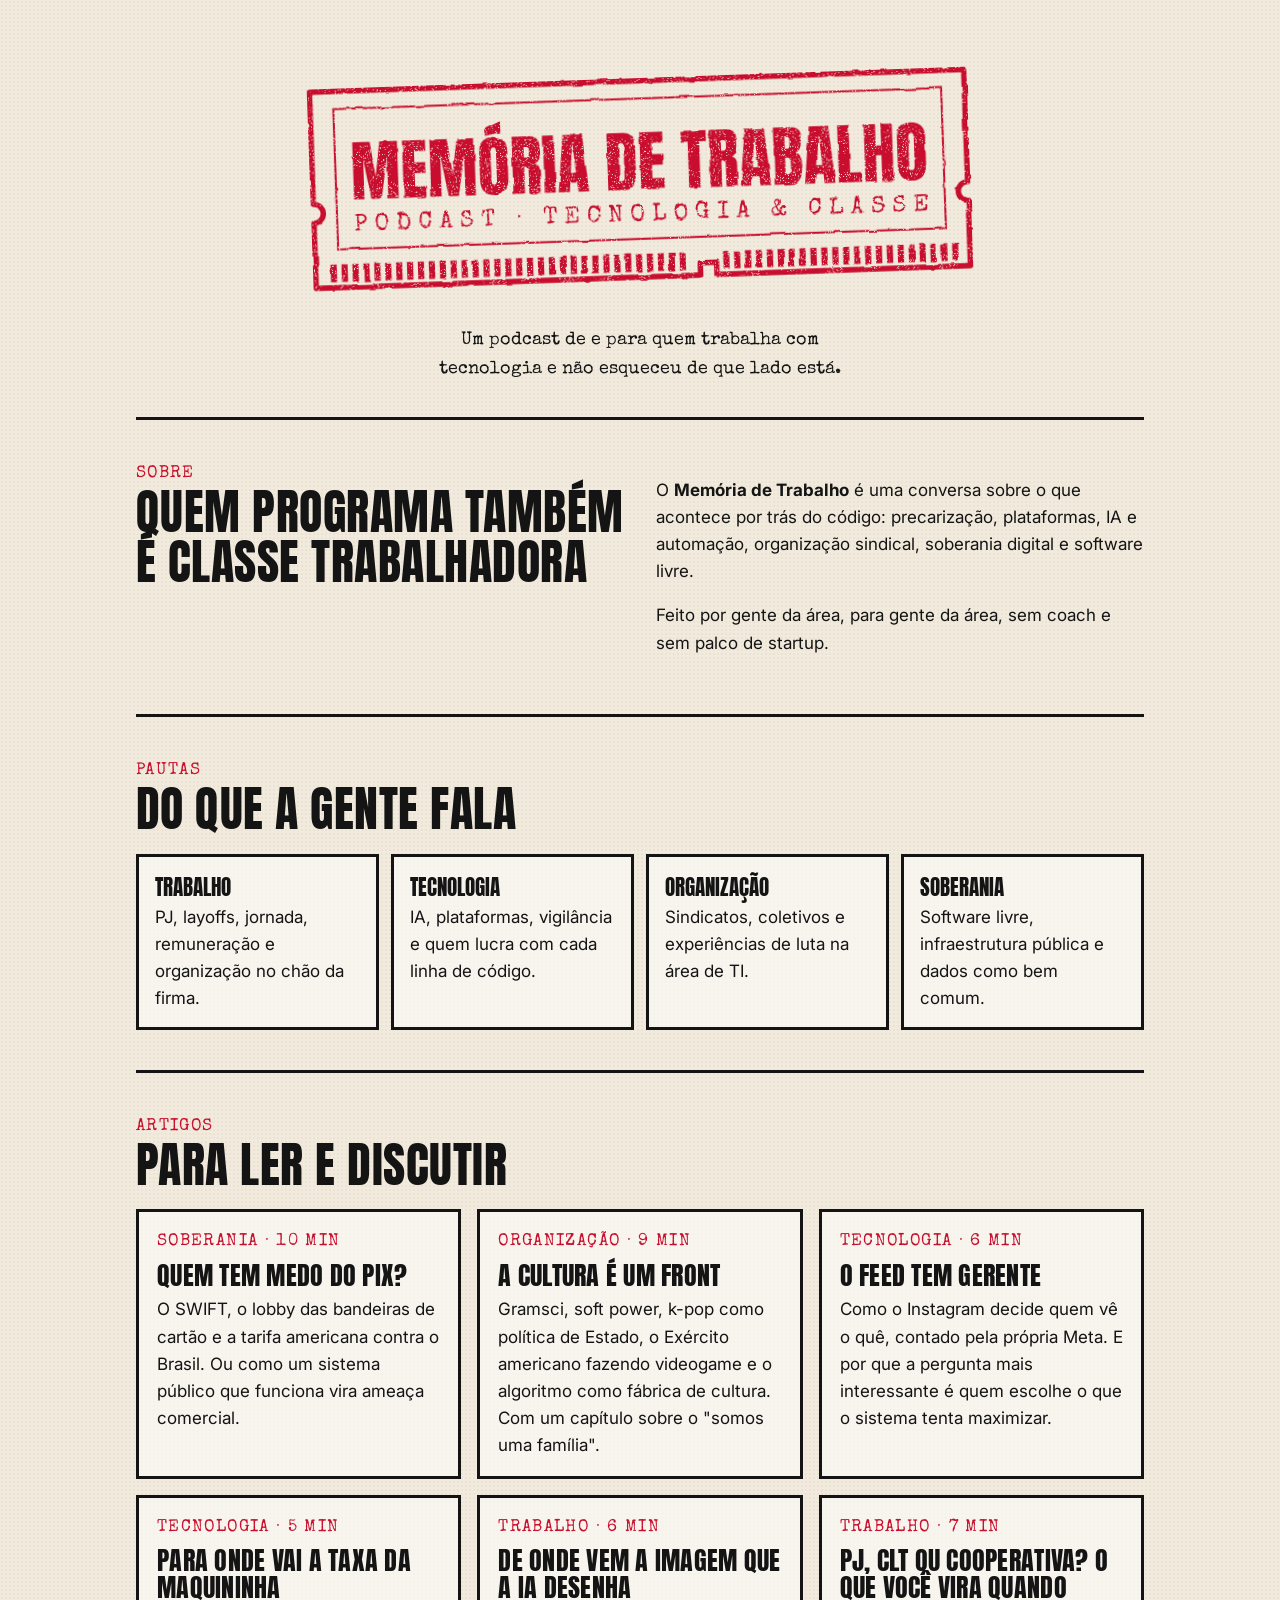
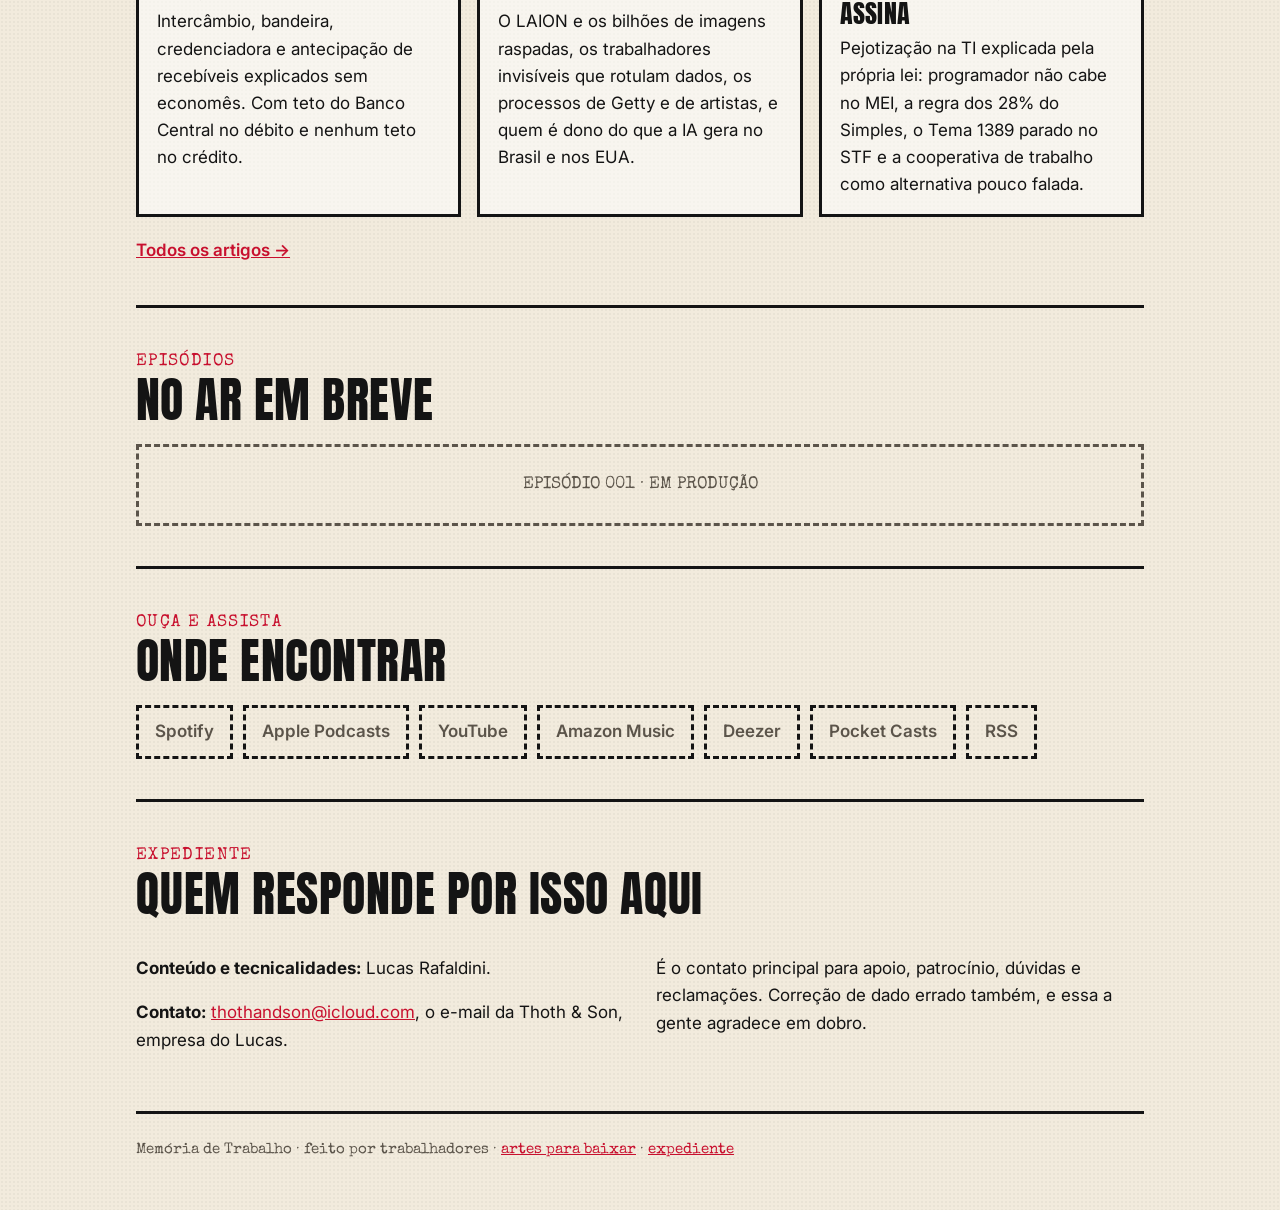
<file: index.html>
<!doctype html>
<html lang="pt-BR">
<head>
  <meta charset="utf-8">
  <meta name="viewport" content="width=device-width, initial-scale=1">
  <title>Memória de Trabalho · podcast</title>
  <meta name="description" content="Memória de Trabalho: um podcast de e para profissionais de tecnologia de esquerda. Trabalho, tecnologia e organização.">
  <meta property="og:title" content="Memória de Trabalho">
  <meta property="og:description" content="Podcast de e para profissionais de tecnologia de esquerda.">
  <meta property="og:type" content="website">
  <link rel="icon" href="favicon.ico" sizes="32x32">
  <link rel="icon" href="assets/favicon/favicon.svg" type="image/svg+xml">
  <link rel="apple-touch-icon" href="assets/favicon/apple-touch-icon.png">
  <link rel="stylesheet" href="assets/style.css?v=5df26ae0">
</head>
<body>
  <main class="wrap">
    <header class="hero">
      <object data="assets/logos/memoria-de-trabalho.svg" type="image/svg+xml" aria-label="Memória de Trabalho"></object>
      <p class="tagline">Um podcast de e para quem trabalha com tecnologia e não esqueceu de que lado está.</p>
    </header>

    <section id="sobre">
      <div class="cols">
        <div>
          <p class="kicker">Sobre</p>
          <h2>Quem programa também é classe trabalhadora</h2>
        </div>
        <div>
          <p>O <b>Memória de Trabalho</b> é uma conversa sobre o que acontece por trás do código: precarização, plataformas, IA e automação, organização sindical, soberania digital e software livre.</p>
          <p>Feito por gente da área, para gente da área, sem coach e sem palco de startup.</p>
        </div>
      </div>
    </section>

    <section id="pautas">
      <p class="kicker">Pautas</p>
      <h2>Do que a gente fala</h2>
      <ul class="pautas">
        <li><b>Trabalho</b> PJ, layoffs, jornada, remuneração e organização no chão da firma.</li>
        <li><b>Tecnologia</b> IA, plataformas, vigilância e quem lucra com cada linha de código.</li>
        <li><b>Organização</b> Sindicatos, coletivos e experiências de luta na área de TI.</li>
        <li><b>Soberania</b> Software livre, infraestrutura pública e dados como bem comum.</li>
      </ul>
    </section>

    <section id="artigos">
      <p class="kicker">Artigos</p>
      <h2>Para ler e discutir</h2>
      <!-- artigos:inicio -->
      <ul class="lista-artigos">
        <li class="cartao-artigo">
          <p class="kicker">Soberania · 10 min</p>
          <h3><a href="artigos/quem-tem-medo-do-pix/">Quem tem medo do Pix?</a></h3>
          <p>O SWIFT, o lobby das bandeiras de cartão e a tarifa americana contra o Brasil. Ou como um sistema público que funciona vira ameaça comercial.</p>
        </li>
        <li class="cartao-artigo">
          <p class="kicker">Organização · 9 min</p>
          <h3><a href="artigos/a-cultura-e-um-front/">A cultura é um front</a></h3>
          <p>Gramsci, soft power, k-pop como política de Estado, o Exército americano fazendo videogame e o algoritmo como fábrica de cultura. Com um capítulo sobre o &quot;somos uma família&quot;.</p>
        </li>
        <li class="cartao-artigo">
          <p class="kicker">Tecnologia · 6 min</p>
          <h3><a href="artigos/o-feed-tem-gerente/">O feed tem gerente</a></h3>
          <p>Como o Instagram decide quem vê o quê, contado pela própria Meta. E por que a pergunta mais interessante é quem escolhe o que o sistema tenta maximizar.</p>
        </li>
        <li class="cartao-artigo">
          <p class="kicker">Tecnologia · 5 min</p>
          <h3><a href="artigos/para-onde-vai-a-taxa-da-maquininha/">Para onde vai a taxa da maquininha</a></h3>
          <p>Intercâmbio, bandeira, credenciadora e antecipação de recebíveis explicados sem economês. Com teto do Banco Central no débito e nenhum teto no crédito.</p>
        </li>
        <li class="cartao-artigo">
          <p class="kicker">Trabalho · 6 min</p>
          <h3><a href="artigos/de-onde-vem-a-imagem-da-ia/">De onde vem a imagem que a IA desenha</a></h3>
          <p>O LAION e os bilhões de imagens raspadas, os trabalhadores invisíveis que rotulam dados, os processos de Getty e de artistas, e quem é dono do que a IA gera no Brasil e nos EUA.</p>
        </li>
        <li class="cartao-artigo">
          <p class="kicker">Trabalho · 7 min</p>
          <h3><a href="artigos/pj-clt-ou-cooperativa/">PJ, CLT ou cooperativa? O que você vira quando assina</a></h3>
          <p>Pejotização na TI explicada pela própria lei: programador não cabe no MEI, a regra dos 28% do Simples, o Tema 1389 parado no STF e a cooperativa de trabalho como alternativa pouco falada.</p>
        </li>
      </ul>
      <!-- artigos:fim -->
      <p class="mais"><a href="artigos/">Todos os artigos →</a></p>
    </section>

    <section id="episodios">
      <p class="kicker">Episódios</p>
      <h2>No ar em breve</h2>
      <div class="carimbo-vazio">EPISÓDIO 001 · EM PRODUÇÃO</div>
    </section>

    <section id="ouca">
      <p class="kicker">Ouça e assista</p>
      <h2>Onde encontrar</h2>
      <!-- trocar href e remover aria-disabled conforme cada plataforma for aprovada -->
      <ul class="plataformas">
        <li><a href="#" aria-disabled="true">Spotify</a></li>
        <li><a href="#" aria-disabled="true">Apple Podcasts</a></li>
        <li><a href="#" aria-disabled="true">YouTube</a></li>
        <li><a href="#" aria-disabled="true">Amazon Music</a></li>
        <li><a href="#" aria-disabled="true">Deezer</a></li>
        <li><a href="#" aria-disabled="true">Pocket Casts</a></li>
        <li><a href="#" aria-disabled="true">RSS</a></li>
      </ul>
    </section>

    <section id="expediente">
      <p class="kicker">Expediente</p>
      <h2>Quem responde por isso aqui</h2>
      <div class="cols">
        <div>
          <p><b>Conteúdo e tecnicalidades:</b> Lucas Rafaldini.</p>
          <p><b>Contato:</b> <a href="mailto:thothandson@icloud.com">thothandson@icloud.com</a>, o e-mail da Thoth &amp; Son, empresa do Lucas.</p>
        </div>
        <div>
          <p>É o contato principal para apoio, patrocínio, dúvidas e reclamações. Correção de dado errado também, e essa a gente agradece em dobro.</p>
        </div>
      </div>
    </section>

    <footer>
      Memória de Trabalho · feito por trabalhadores · <a href="artes/">artes para baixar</a> · <a href="#expediente">expediente</a>
    </footer>
  </main>
</body>
</html>
</file>
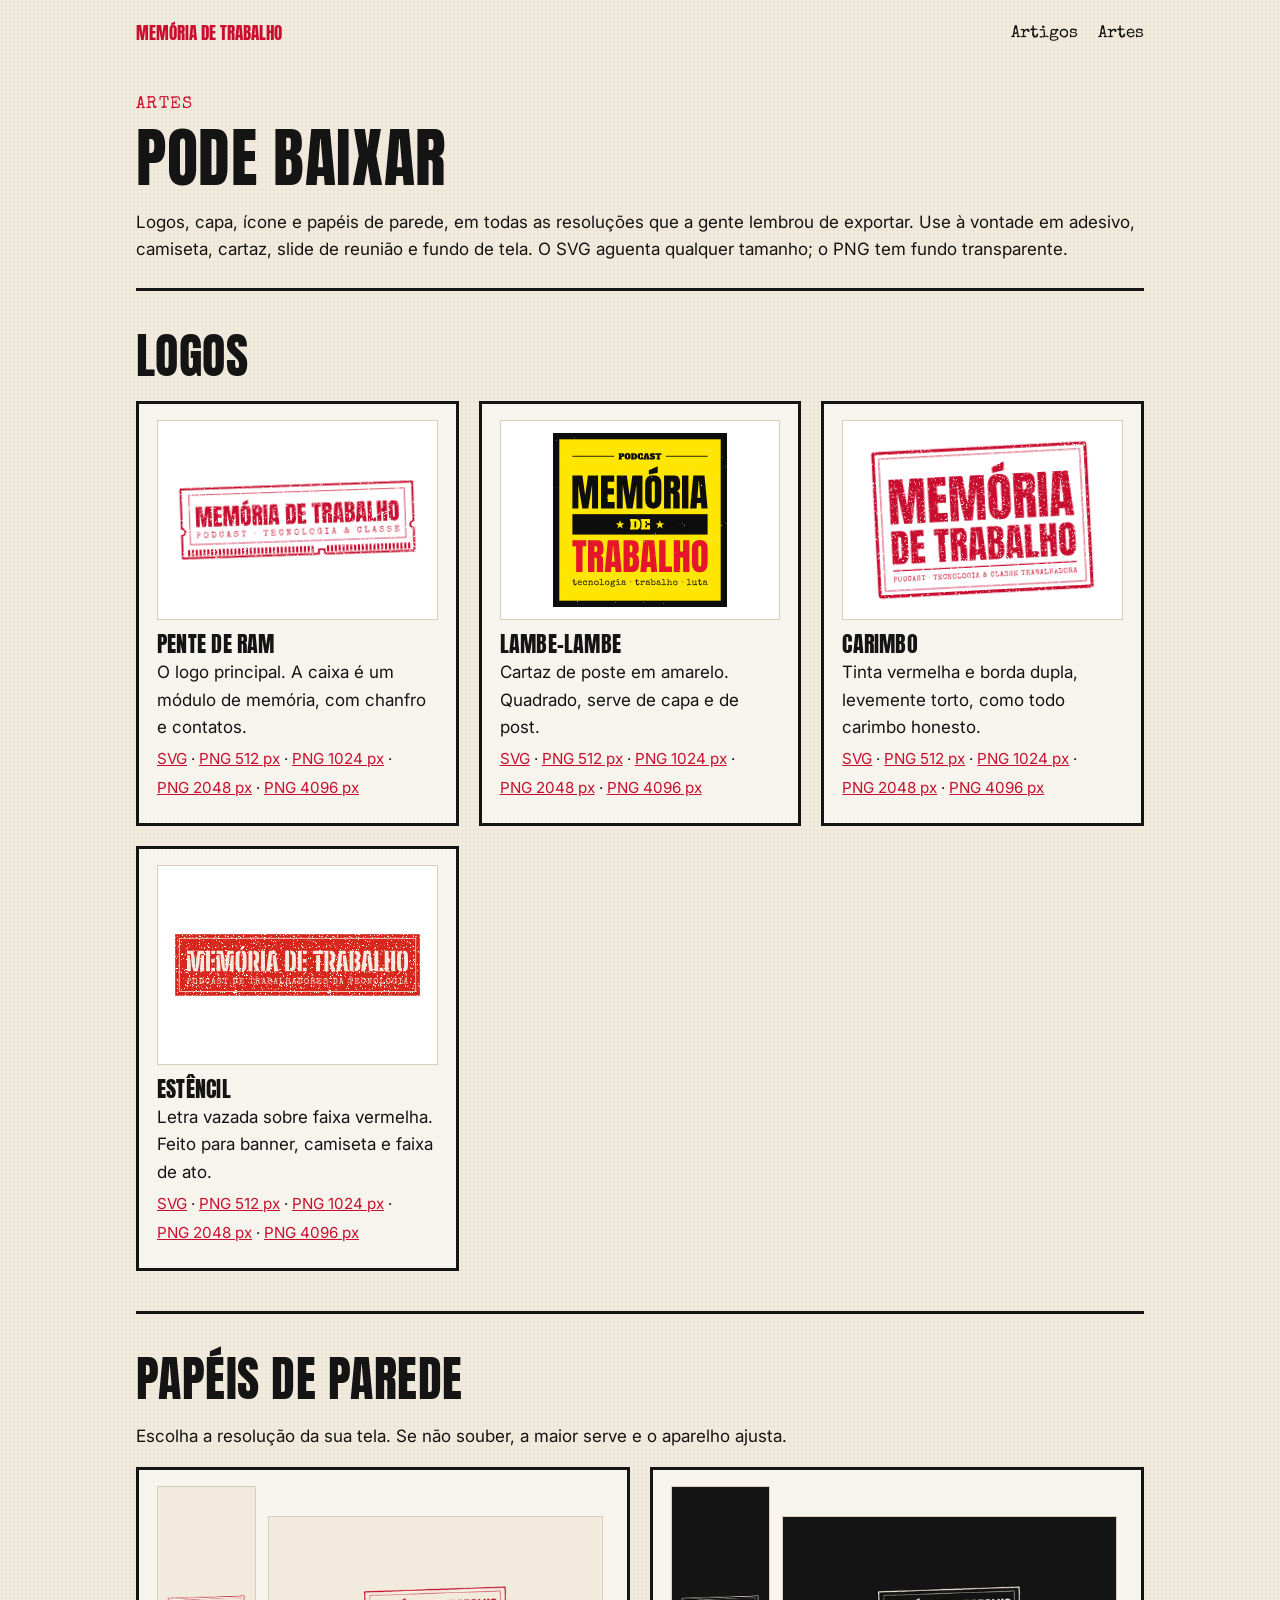
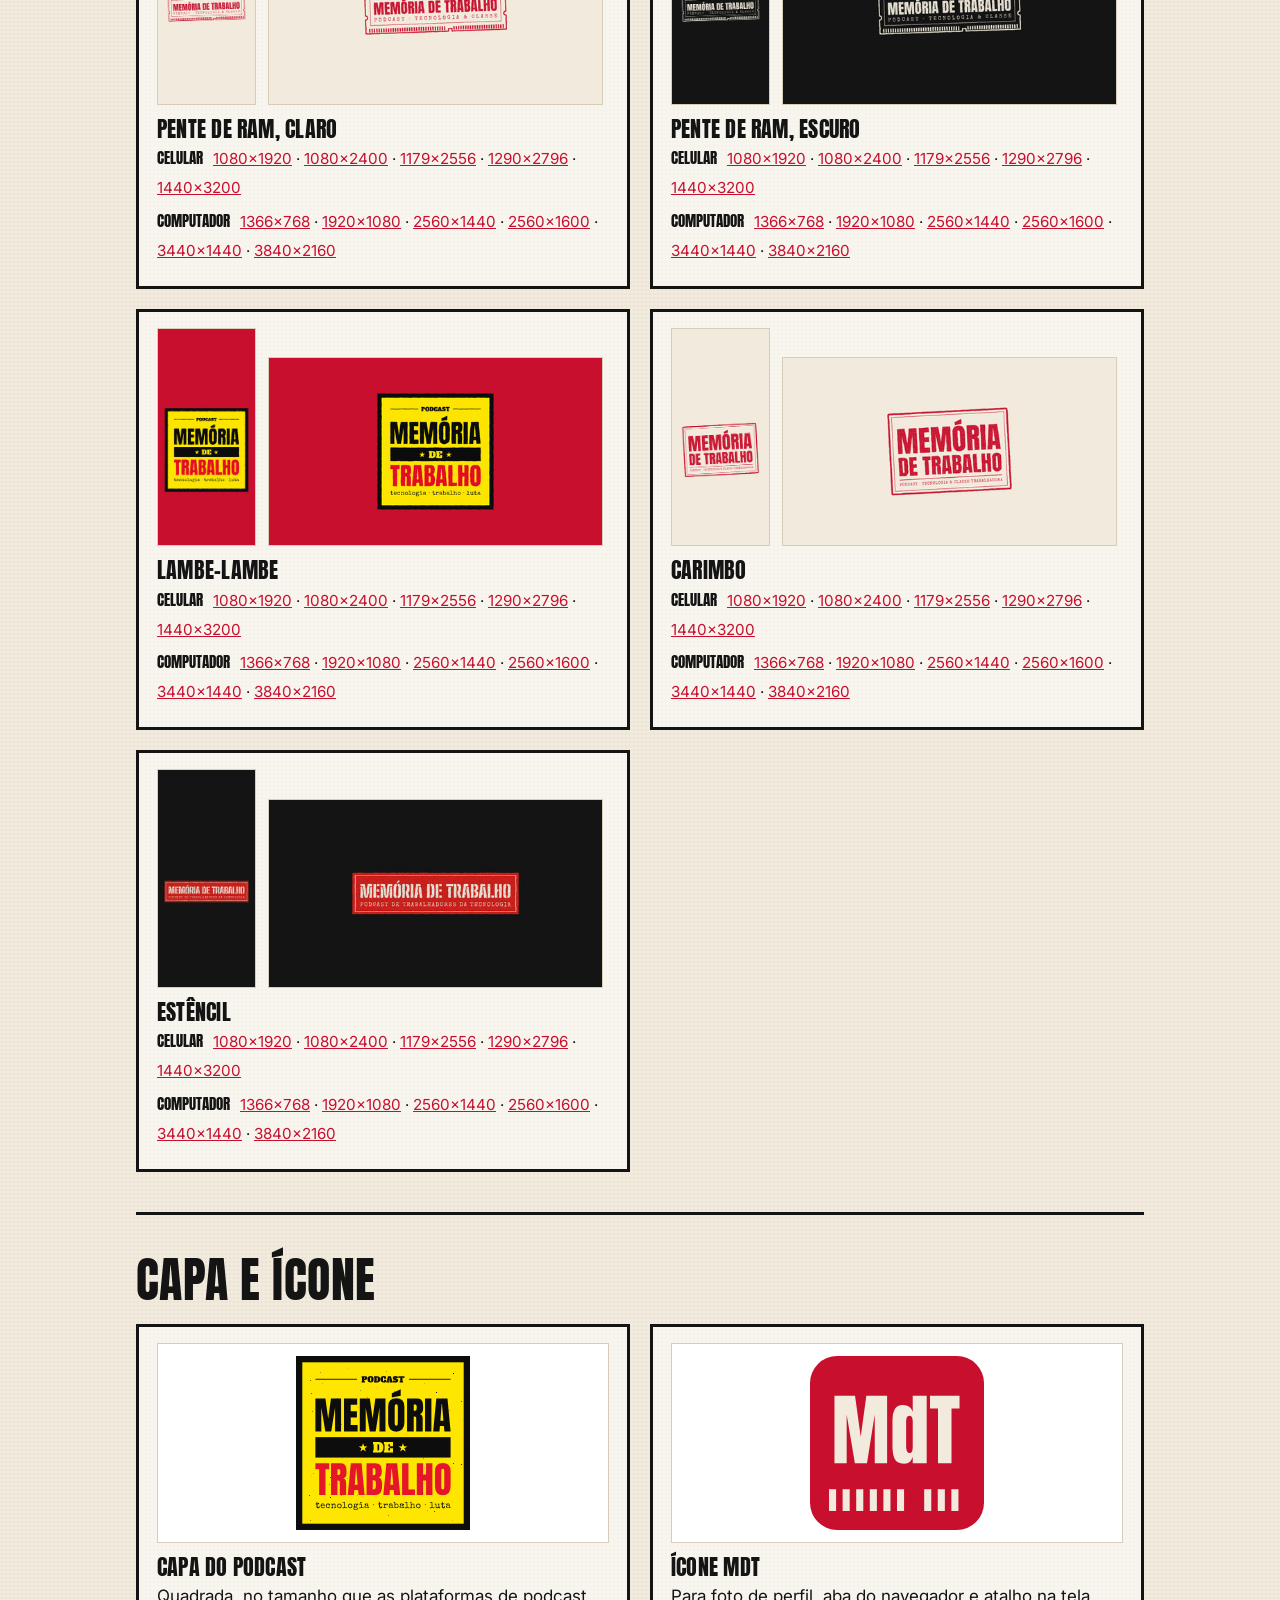
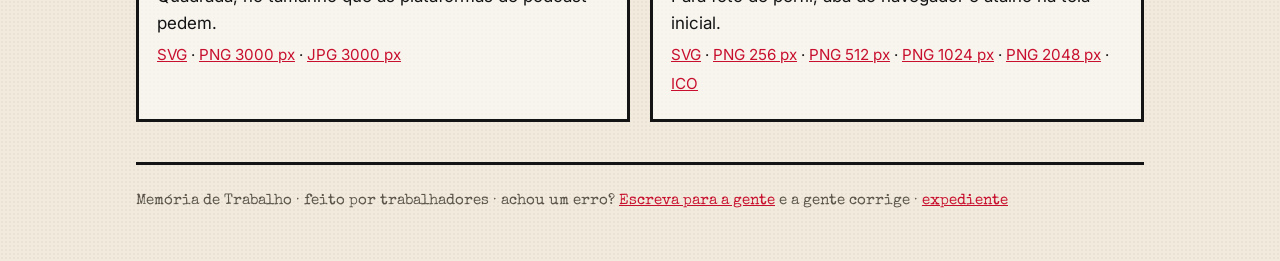
<file: artes/index.html>
<!doctype html>
<html lang="pt-BR">
<head>
  <meta charset="utf-8">
  <meta name="viewport" content="width=device-width, initial-scale=1">
  <title>Artes · Memória de Trabalho</title>
  <meta name="description" content="Logos, capa, ícone e papéis de parede do Memória de Trabalho para baixar em várias resoluções.">
  <meta property="og:title" content="Artes · Memória de Trabalho">
  <meta property="og:description" content="Logos, capa, ícone e papéis de parede do Memória de Trabalho para baixar em várias resoluções.">
  <meta property="og:type" content="article">
  <meta property="og:url" content="https://memoria-de-trabalho.github.io/artes/">
  <meta property="og:image" content="https://memoria-de-trabalho.github.io/assets/capa/capa-podcast-3000.jpg">
  <link rel="icon" href="../favicon.ico" sizes="32x32">
  <link rel="icon" href="../assets/favicon/favicon.svg" type="image/svg+xml">
  <link rel="apple-touch-icon" href="../assets/favicon/apple-touch-icon.png">
  <link rel="stylesheet" href="../assets/style.css?v=5df26ae0">
</head>
<body>
  <nav class="topo wrap">
    <a href="../">Memória de Trabalho</a>
    <a href="../artigos/">Artigos</a>
    <a href="../artes/">Artes</a>
  </nav>
  <main class="wrap">
    <header class="page-head">
      <p class="kicker">Artes</p>
      <h1>Pode baixar</h1>
      <p>Logos, capa, ícone e papéis de parede, em todas as resoluções que a gente lembrou de exportar. Use à vontade em adesivo, camiseta, cartaz, slide de reunião e fundo de tela. O SVG aguenta qualquer tamanho; o PNG tem fundo transparente.</p>
    </header>
    <section>
      <h2>Logos</h2>
      <ul class="lista-artes">
        <li class="arte">
          <div class="arte-previa"><img src="../assets/logos/memoria-de-trabalho.svg" alt="Pente de RAM" loading="lazy"></div>
          <h3>Pente de RAM</h3>
          <p>O logo principal. A caixa é um módulo de memória, com chanfro e contatos.</p>
          <p class="baixar"><a href="../assets/logos/memoria-de-trabalho.svg" download>SVG</a> · <a href="../assets/artes/logos/pente-de-ram-512.png" download>PNG 512 px</a> · <a href="../assets/artes/logos/pente-de-ram-1024.png" download>PNG 1024 px</a> · <a href="../assets/artes/logos/pente-de-ram-2048.png" download>PNG 2048 px</a> · <a href="../assets/artes/logos/pente-de-ram-4096.png" download>PNG 4096 px</a></p>
        </li>
        <li class="arte">
          <div class="arte-previa"><img src="../assets/logos/alternativos/lambe-lambe.svg" alt="Lambe-lambe" loading="lazy"></div>
          <h3>Lambe-lambe</h3>
          <p>Cartaz de poste em amarelo. Quadrado, serve de capa e de post.</p>
          <p class="baixar"><a href="../assets/logos/alternativos/lambe-lambe.svg" download>SVG</a> · <a href="../assets/artes/logos/lambe-lambe-512.png" download>PNG 512 px</a> · <a href="../assets/artes/logos/lambe-lambe-1024.png" download>PNG 1024 px</a> · <a href="../assets/artes/logos/lambe-lambe-2048.png" download>PNG 2048 px</a> · <a href="../assets/artes/logos/lambe-lambe-4096.png" download>PNG 4096 px</a></p>
        </li>
        <li class="arte">
          <div class="arte-previa"><img src="../assets/logos/alternativos/carimbo.svg" alt="Carimbo" loading="lazy"></div>
          <h3>Carimbo</h3>
          <p>Tinta vermelha e borda dupla, levemente torto, como todo carimbo honesto.</p>
          <p class="baixar"><a href="../assets/logos/alternativos/carimbo.svg" download>SVG</a> · <a href="../assets/artes/logos/carimbo-512.png" download>PNG 512 px</a> · <a href="../assets/artes/logos/carimbo-1024.png" download>PNG 1024 px</a> · <a href="../assets/artes/logos/carimbo-2048.png" download>PNG 2048 px</a> · <a href="../assets/artes/logos/carimbo-4096.png" download>PNG 4096 px</a></p>
        </li>
        <li class="arte">
          <div class="arte-previa"><img src="../assets/logos/alternativos/estencil.svg" alt="Estêncil" loading="lazy"></div>
          <h3>Estêncil</h3>
          <p>Letra vazada sobre faixa vermelha. Feito para banner, camiseta e faixa de ato.</p>
          <p class="baixar"><a href="../assets/logos/alternativos/estencil.svg" download>SVG</a> · <a href="../assets/artes/logos/estencil-512.png" download>PNG 512 px</a> · <a href="../assets/artes/logos/estencil-1024.png" download>PNG 1024 px</a> · <a href="../assets/artes/logos/estencil-2048.png" download>PNG 2048 px</a> · <a href="../assets/artes/logos/estencil-4096.png" download>PNG 4096 px</a></p>
        </li>
      </ul>
    </section>
    <section>
      <h2>Papéis de parede</h2>
      <p>Escolha a resolução da sua tela. Se não souber, a maior serve e o aparelho ajusta.</p>
      <ul class="lista-papeis">
        <li class="papel">
          <div class="papel-previas">
            <img class="previa-celular" src="../assets/artes/miniaturas/pente-claro-celular.jpg" alt="Pente de RAM, claro no celular" loading="lazy">
            <img class="previa-pc" src="../assets/artes/miniaturas/pente-claro-pc.jpg" alt="Pente de RAM, claro no computador" loading="lazy">
          </div>
          <h3>Pente de RAM, claro</h3>
          <p class="baixar"><b>Celular</b> <a href="../assets/artes/papeis/pente-claro-1080x1920.jpg" download>1080×1920</a> · <a href="../assets/artes/papeis/pente-claro-1080x2400.jpg" download>1080×2400</a> · <a href="../assets/artes/papeis/pente-claro-1179x2556.jpg" download>1179×2556</a> · <a href="../assets/artes/papeis/pente-claro-1290x2796.jpg" download>1290×2796</a> · <a href="../assets/artes/papeis/pente-claro-1440x3200.jpg" download>1440×3200</a></p>
          <p class="baixar"><b>Computador</b> <a href="../assets/artes/papeis/pente-claro-1366x768.jpg" download>1366×768</a> · <a href="../assets/artes/papeis/pente-claro-1920x1080.jpg" download>1920×1080</a> · <a href="../assets/artes/papeis/pente-claro-2560x1440.jpg" download>2560×1440</a> · <a href="../assets/artes/papeis/pente-claro-2560x1600.jpg" download>2560×1600</a> · <a href="../assets/artes/papeis/pente-claro-3440x1440.jpg" download>3440×1440</a> · <a href="../assets/artes/papeis/pente-claro-3840x2160.jpg" download>3840×2160</a></p>
        </li>
        <li class="papel">
          <div class="papel-previas">
            <img class="previa-celular" src="../assets/artes/miniaturas/pente-escuro-celular.jpg" alt="Pente de RAM, escuro no celular" loading="lazy">
            <img class="previa-pc" src="../assets/artes/miniaturas/pente-escuro-pc.jpg" alt="Pente de RAM, escuro no computador" loading="lazy">
          </div>
          <h3>Pente de RAM, escuro</h3>
          <p class="baixar"><b>Celular</b> <a href="../assets/artes/papeis/pente-escuro-1080x1920.jpg" download>1080×1920</a> · <a href="../assets/artes/papeis/pente-escuro-1080x2400.jpg" download>1080×2400</a> · <a href="../assets/artes/papeis/pente-escuro-1179x2556.jpg" download>1179×2556</a> · <a href="../assets/artes/papeis/pente-escuro-1290x2796.jpg" download>1290×2796</a> · <a href="../assets/artes/papeis/pente-escuro-1440x3200.jpg" download>1440×3200</a></p>
          <p class="baixar"><b>Computador</b> <a href="../assets/artes/papeis/pente-escuro-1366x768.jpg" download>1366×768</a> · <a href="../assets/artes/papeis/pente-escuro-1920x1080.jpg" download>1920×1080</a> · <a href="../assets/artes/papeis/pente-escuro-2560x1440.jpg" download>2560×1440</a> · <a href="../assets/artes/papeis/pente-escuro-2560x1600.jpg" download>2560×1600</a> · <a href="../assets/artes/papeis/pente-escuro-3440x1440.jpg" download>3440×1440</a> · <a href="../assets/artes/papeis/pente-escuro-3840x2160.jpg" download>3840×2160</a></p>
        </li>
        <li class="papel">
          <div class="papel-previas">
            <img class="previa-celular" src="../assets/artes/miniaturas/lambe-lambe-celular.jpg" alt="Lambe-lambe no celular" loading="lazy">
            <img class="previa-pc" src="../assets/artes/miniaturas/lambe-lambe-pc.jpg" alt="Lambe-lambe no computador" loading="lazy">
          </div>
          <h3>Lambe-lambe</h3>
          <p class="baixar"><b>Celular</b> <a href="../assets/artes/papeis/lambe-lambe-1080x1920.jpg" download>1080×1920</a> · <a href="../assets/artes/papeis/lambe-lambe-1080x2400.jpg" download>1080×2400</a> · <a href="../assets/artes/papeis/lambe-lambe-1179x2556.jpg" download>1179×2556</a> · <a href="../assets/artes/papeis/lambe-lambe-1290x2796.jpg" download>1290×2796</a> · <a href="../assets/artes/papeis/lambe-lambe-1440x3200.jpg" download>1440×3200</a></p>
          <p class="baixar"><b>Computador</b> <a href="../assets/artes/papeis/lambe-lambe-1366x768.jpg" download>1366×768</a> · <a href="../assets/artes/papeis/lambe-lambe-1920x1080.jpg" download>1920×1080</a> · <a href="../assets/artes/papeis/lambe-lambe-2560x1440.jpg" download>2560×1440</a> · <a href="../assets/artes/papeis/lambe-lambe-2560x1600.jpg" download>2560×1600</a> · <a href="../assets/artes/papeis/lambe-lambe-3440x1440.jpg" download>3440×1440</a> · <a href="../assets/artes/papeis/lambe-lambe-3840x2160.jpg" download>3840×2160</a></p>
        </li>
        <li class="papel">
          <div class="papel-previas">
            <img class="previa-celular" src="../assets/artes/miniaturas/carimbo-celular.jpg" alt="Carimbo no celular" loading="lazy">
            <img class="previa-pc" src="../assets/artes/miniaturas/carimbo-pc.jpg" alt="Carimbo no computador" loading="lazy">
          </div>
          <h3>Carimbo</h3>
          <p class="baixar"><b>Celular</b> <a href="../assets/artes/papeis/carimbo-1080x1920.jpg" download>1080×1920</a> · <a href="../assets/artes/papeis/carimbo-1080x2400.jpg" download>1080×2400</a> · <a href="../assets/artes/papeis/carimbo-1179x2556.jpg" download>1179×2556</a> · <a href="../assets/artes/papeis/carimbo-1290x2796.jpg" download>1290×2796</a> · <a href="../assets/artes/papeis/carimbo-1440x3200.jpg" download>1440×3200</a></p>
          <p class="baixar"><b>Computador</b> <a href="../assets/artes/papeis/carimbo-1366x768.jpg" download>1366×768</a> · <a href="../assets/artes/papeis/carimbo-1920x1080.jpg" download>1920×1080</a> · <a href="../assets/artes/papeis/carimbo-2560x1440.jpg" download>2560×1440</a> · <a href="../assets/artes/papeis/carimbo-2560x1600.jpg" download>2560×1600</a> · <a href="../assets/artes/papeis/carimbo-3440x1440.jpg" download>3440×1440</a> · <a href="../assets/artes/papeis/carimbo-3840x2160.jpg" download>3840×2160</a></p>
        </li>
        <li class="papel">
          <div class="papel-previas">
            <img class="previa-celular" src="../assets/artes/miniaturas/estencil-celular.jpg" alt="Estêncil no celular" loading="lazy">
            <img class="previa-pc" src="../assets/artes/miniaturas/estencil-pc.jpg" alt="Estêncil no computador" loading="lazy">
          </div>
          <h3>Estêncil</h3>
          <p class="baixar"><b>Celular</b> <a href="../assets/artes/papeis/estencil-1080x1920.jpg" download>1080×1920</a> · <a href="../assets/artes/papeis/estencil-1080x2400.jpg" download>1080×2400</a> · <a href="../assets/artes/papeis/estencil-1179x2556.jpg" download>1179×2556</a> · <a href="../assets/artes/papeis/estencil-1290x2796.jpg" download>1290×2796</a> · <a href="../assets/artes/papeis/estencil-1440x3200.jpg" download>1440×3200</a></p>
          <p class="baixar"><b>Computador</b> <a href="../assets/artes/papeis/estencil-1366x768.jpg" download>1366×768</a> · <a href="../assets/artes/papeis/estencil-1920x1080.jpg" download>1920×1080</a> · <a href="../assets/artes/papeis/estencil-2560x1440.jpg" download>2560×1440</a> · <a href="../assets/artes/papeis/estencil-2560x1600.jpg" download>2560×1600</a> · <a href="../assets/artes/papeis/estencil-3440x1440.jpg" download>3440×1440</a> · <a href="../assets/artes/papeis/estencil-3840x2160.jpg" download>3840×2160</a></p>
        </li>
      </ul>
    </section>
    <section>
      <h2>Capa e ícone</h2>
      <ul class="lista-artes">
        <li class="arte">
          <div class="arte-previa"><img src="../assets/capa/capa-podcast.svg" alt="Capa do podcast" loading="lazy"></div>
          <h3>Capa do podcast</h3>
          <p>Quadrada, no tamanho que as plataformas de podcast pedem.</p>
          <p class="baixar"><a href="../assets/capa/capa-podcast.svg" download>SVG</a> · <a href="../assets/capa/capa-podcast-3000.png" download>PNG 3000 px</a> · <a href="../assets/capa/capa-podcast-3000.jpg" download>JPG 3000 px</a></p>
        </li>
        <li class="arte">
          <div class="arte-previa"><img src="../assets/favicon/favicon.svg" alt="Ícone MdT" loading="lazy"></div>
          <h3>Ícone MdT</h3>
          <p>Para foto de perfil, aba do navegador e atalho na tela inicial.</p>
          <p class="baixar"><a href="../assets/favicon/favicon.svg" download>SVG</a> · <a href="../assets/artes/icone/mdt-256.png" download>PNG 256 px</a> · <a href="../assets/artes/icone/mdt-512.png" download>PNG 512 px</a> · <a href="../assets/artes/icone/mdt-1024.png" download>PNG 1024 px</a> · <a href="../assets/artes/icone/mdt-2048.png" download>PNG 2048 px</a> · <a href="../favicon.ico" download>ICO</a></p>
        </li>
      </ul>
    </section>
    <footer>
      Memória de Trabalho · feito por trabalhadores · achou um erro? <a href="mailto:thothandson@icloud.com">Escreva para a gente</a> e a gente corrige · <a href="../#expediente">expediente</a>
    </footer>
  </main>
</body>
</html>
</file>
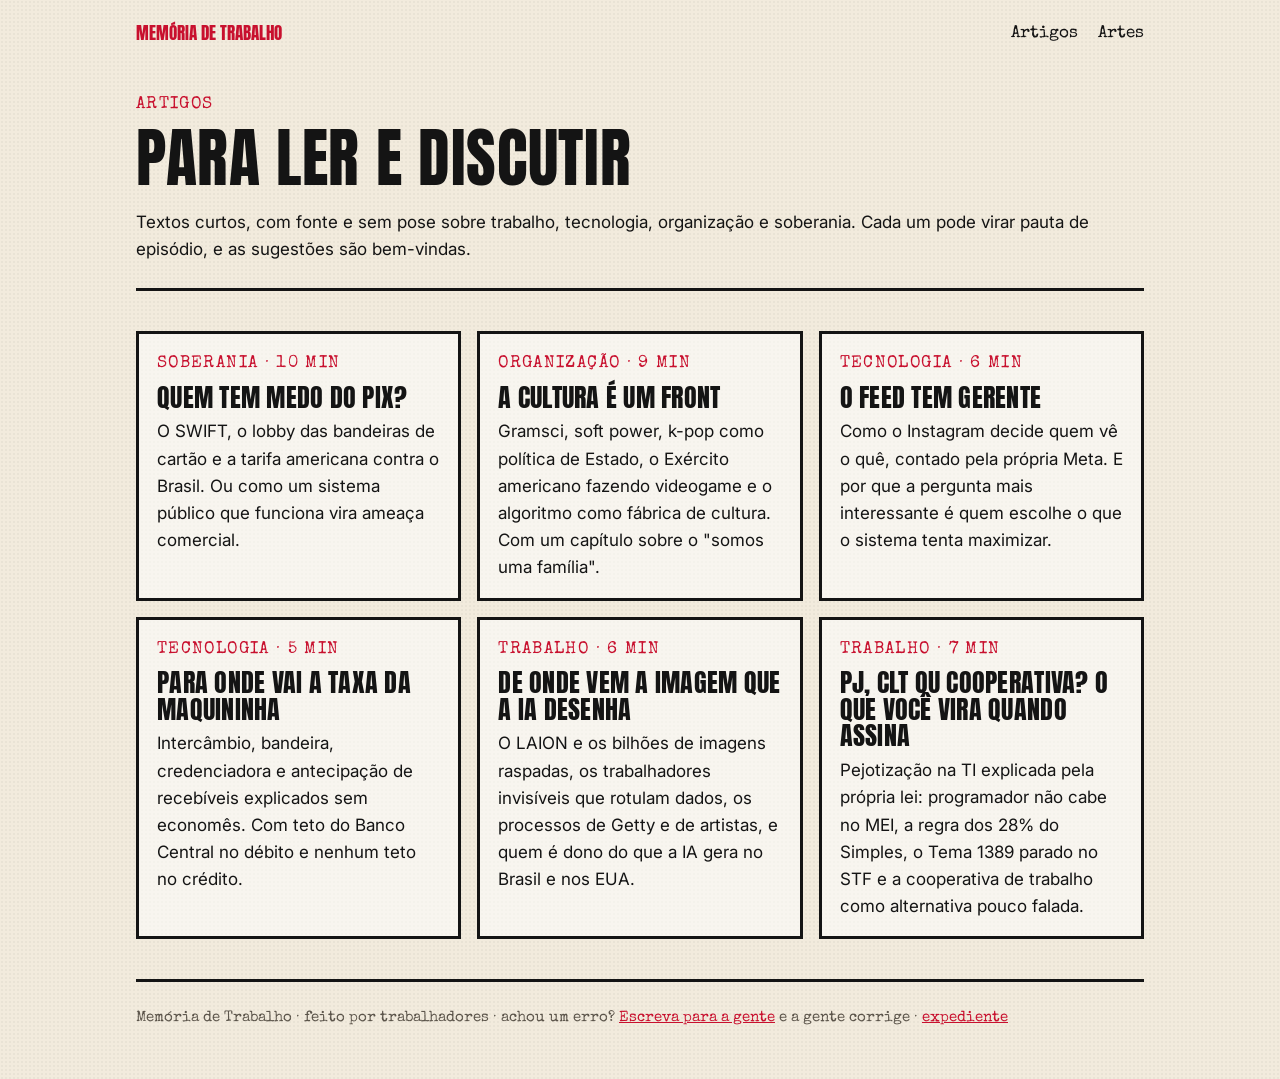
<file: artigos/index.html>
<!doctype html>
<html lang="pt-BR">
<head>
  <meta charset="utf-8">
  <meta name="viewport" content="width=device-width, initial-scale=1">
  <title>Artigos · Memória de Trabalho</title>
  <meta name="description" content="Textos curtos, com fonte e sem pose sobre trabalho, tecnologia, organização e soberania.">
  <meta property="og:title" content="Artigos · Memória de Trabalho">
  <meta property="og:description" content="Textos curtos, com fonte e sem pose sobre trabalho, tecnologia, organização e soberania.">
  <meta property="og:type" content="article">
  <meta property="og:url" content="https://memoria-de-trabalho.github.io/artigos/">
  <meta property="og:image" content="https://memoria-de-trabalho.github.io/assets/capa/capa-podcast-3000.jpg">
  <link rel="icon" href="../favicon.ico" sizes="32x32">
  <link rel="icon" href="../assets/favicon/favicon.svg" type="image/svg+xml">
  <link rel="apple-touch-icon" href="../assets/favicon/apple-touch-icon.png">
  <link rel="stylesheet" href="../assets/style.css?v=5df26ae0">
</head>
<body>
  <nav class="topo wrap">
    <a href="../">Memória de Trabalho</a>
    <a href="../artigos/">Artigos</a>
    <a href="../artes/">Artes</a>
  </nav>
  <main class="wrap">
    <header class="page-head">
      <p class="kicker">Artigos</p>
      <h1>Para ler e discutir</h1>
      <p>Textos curtos, com fonte e sem pose sobre trabalho, tecnologia, organização e soberania. Cada um pode virar pauta de episódio, e as sugestões são bem-vindas.</p>
    </header>
    <section>
      <ul class="lista-artigos">
        <li class="cartao-artigo">
          <p class="kicker">Soberania · 10 min</p>
          <h3><a href="quem-tem-medo-do-pix/">Quem tem medo do Pix?</a></h3>
          <p>O SWIFT, o lobby das bandeiras de cartão e a tarifa americana contra o Brasil. Ou como um sistema público que funciona vira ameaça comercial.</p>
        </li>
        <li class="cartao-artigo">
          <p class="kicker">Organização · 9 min</p>
          <h3><a href="a-cultura-e-um-front/">A cultura é um front</a></h3>
          <p>Gramsci, soft power, k-pop como política de Estado, o Exército americano fazendo videogame e o algoritmo como fábrica de cultura. Com um capítulo sobre o &quot;somos uma família&quot;.</p>
        </li>
        <li class="cartao-artigo">
          <p class="kicker">Tecnologia · 6 min</p>
          <h3><a href="o-feed-tem-gerente/">O feed tem gerente</a></h3>
          <p>Como o Instagram decide quem vê o quê, contado pela própria Meta. E por que a pergunta mais interessante é quem escolhe o que o sistema tenta maximizar.</p>
        </li>
        <li class="cartao-artigo">
          <p class="kicker">Tecnologia · 5 min</p>
          <h3><a href="para-onde-vai-a-taxa-da-maquininha/">Para onde vai a taxa da maquininha</a></h3>
          <p>Intercâmbio, bandeira, credenciadora e antecipação de recebíveis explicados sem economês. Com teto do Banco Central no débito e nenhum teto no crédito.</p>
        </li>
        <li class="cartao-artigo">
          <p class="kicker">Trabalho · 6 min</p>
          <h3><a href="de-onde-vem-a-imagem-da-ia/">De onde vem a imagem que a IA desenha</a></h3>
          <p>O LAION e os bilhões de imagens raspadas, os trabalhadores invisíveis que rotulam dados, os processos de Getty e de artistas, e quem é dono do que a IA gera no Brasil e nos EUA.</p>
        </li>
        <li class="cartao-artigo">
          <p class="kicker">Trabalho · 7 min</p>
          <h3><a href="pj-clt-ou-cooperativa/">PJ, CLT ou cooperativa? O que você vira quando assina</a></h3>
          <p>Pejotização na TI explicada pela própria lei: programador não cabe no MEI, a regra dos 28% do Simples, o Tema 1389 parado no STF e a cooperativa de trabalho como alternativa pouco falada.</p>
        </li>
      </ul>
    </section>
    <footer>
      Memória de Trabalho · feito por trabalhadores · achou um erro? <a href="mailto:thothandson@icloud.com">Escreva para a gente</a> e a gente corrige · <a href="../#expediente">expediente</a>
    </footer>
  </main>
</body>
</html>
</file>
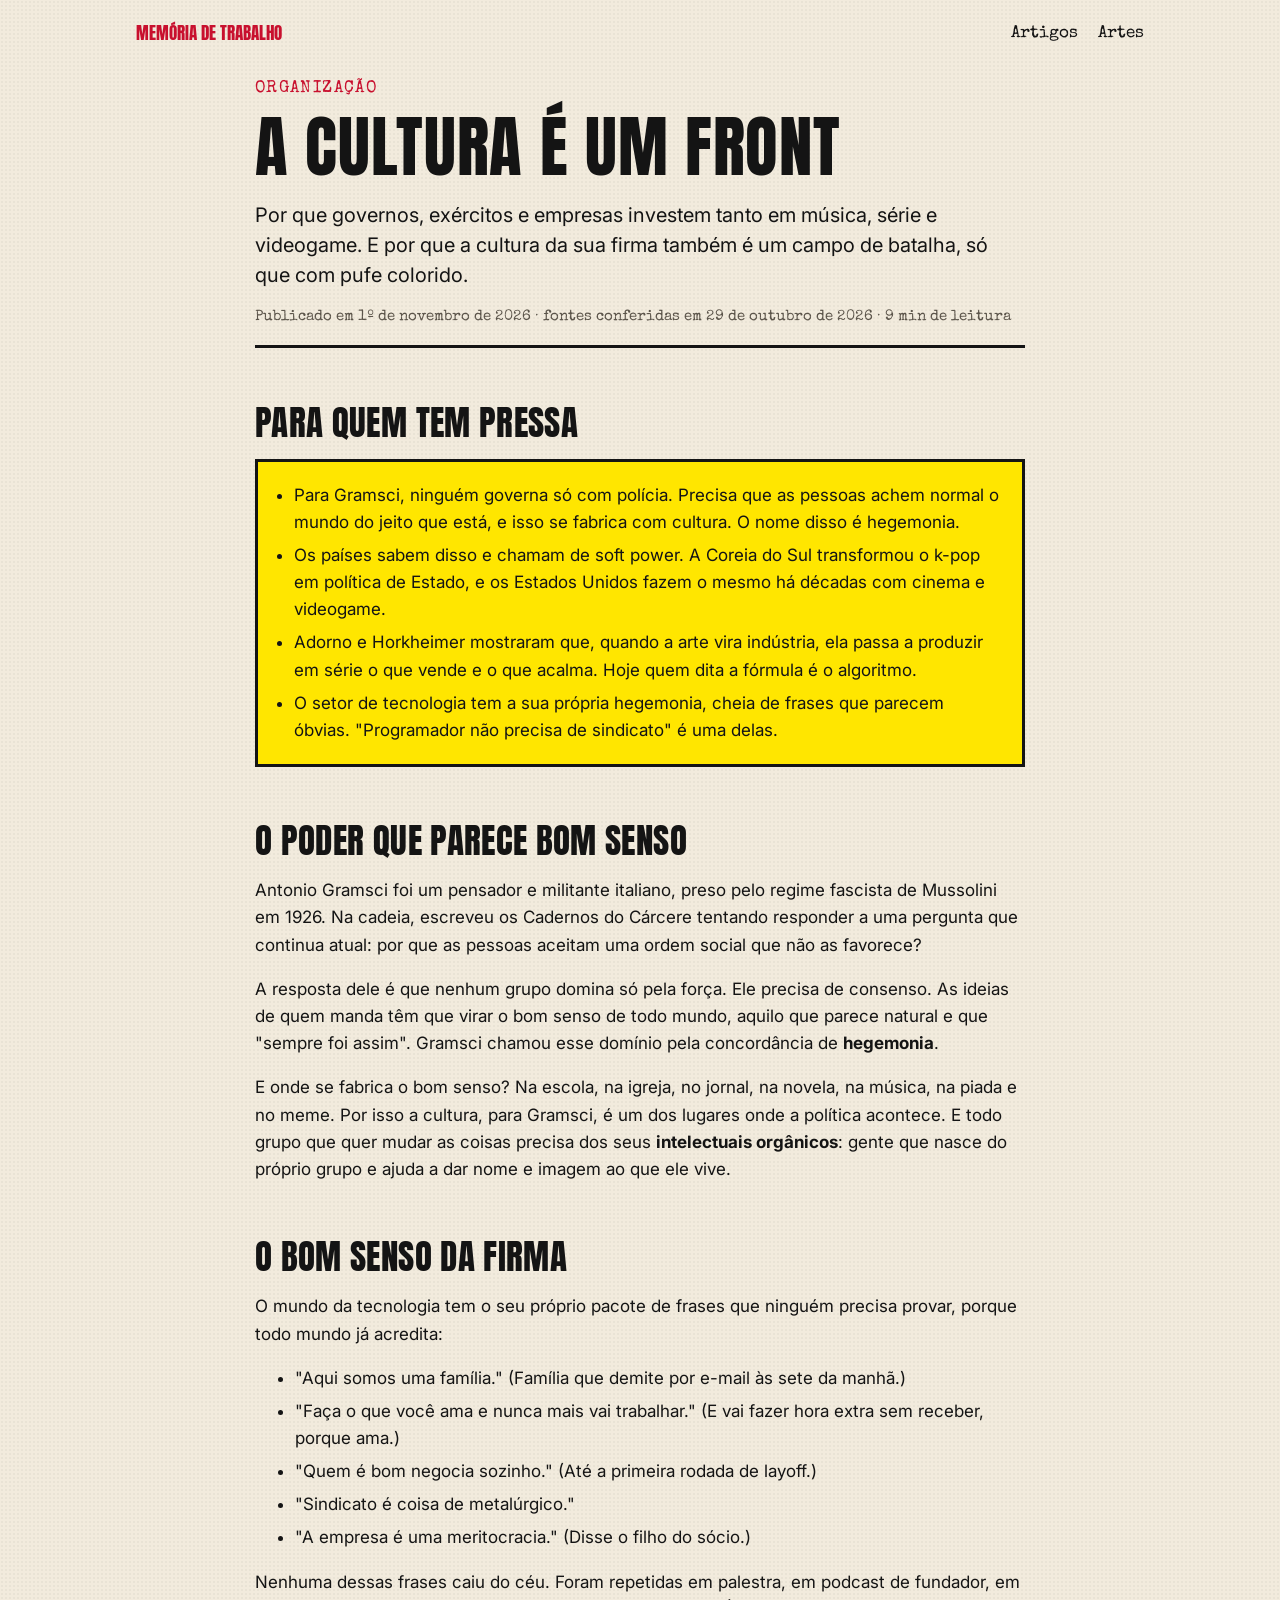
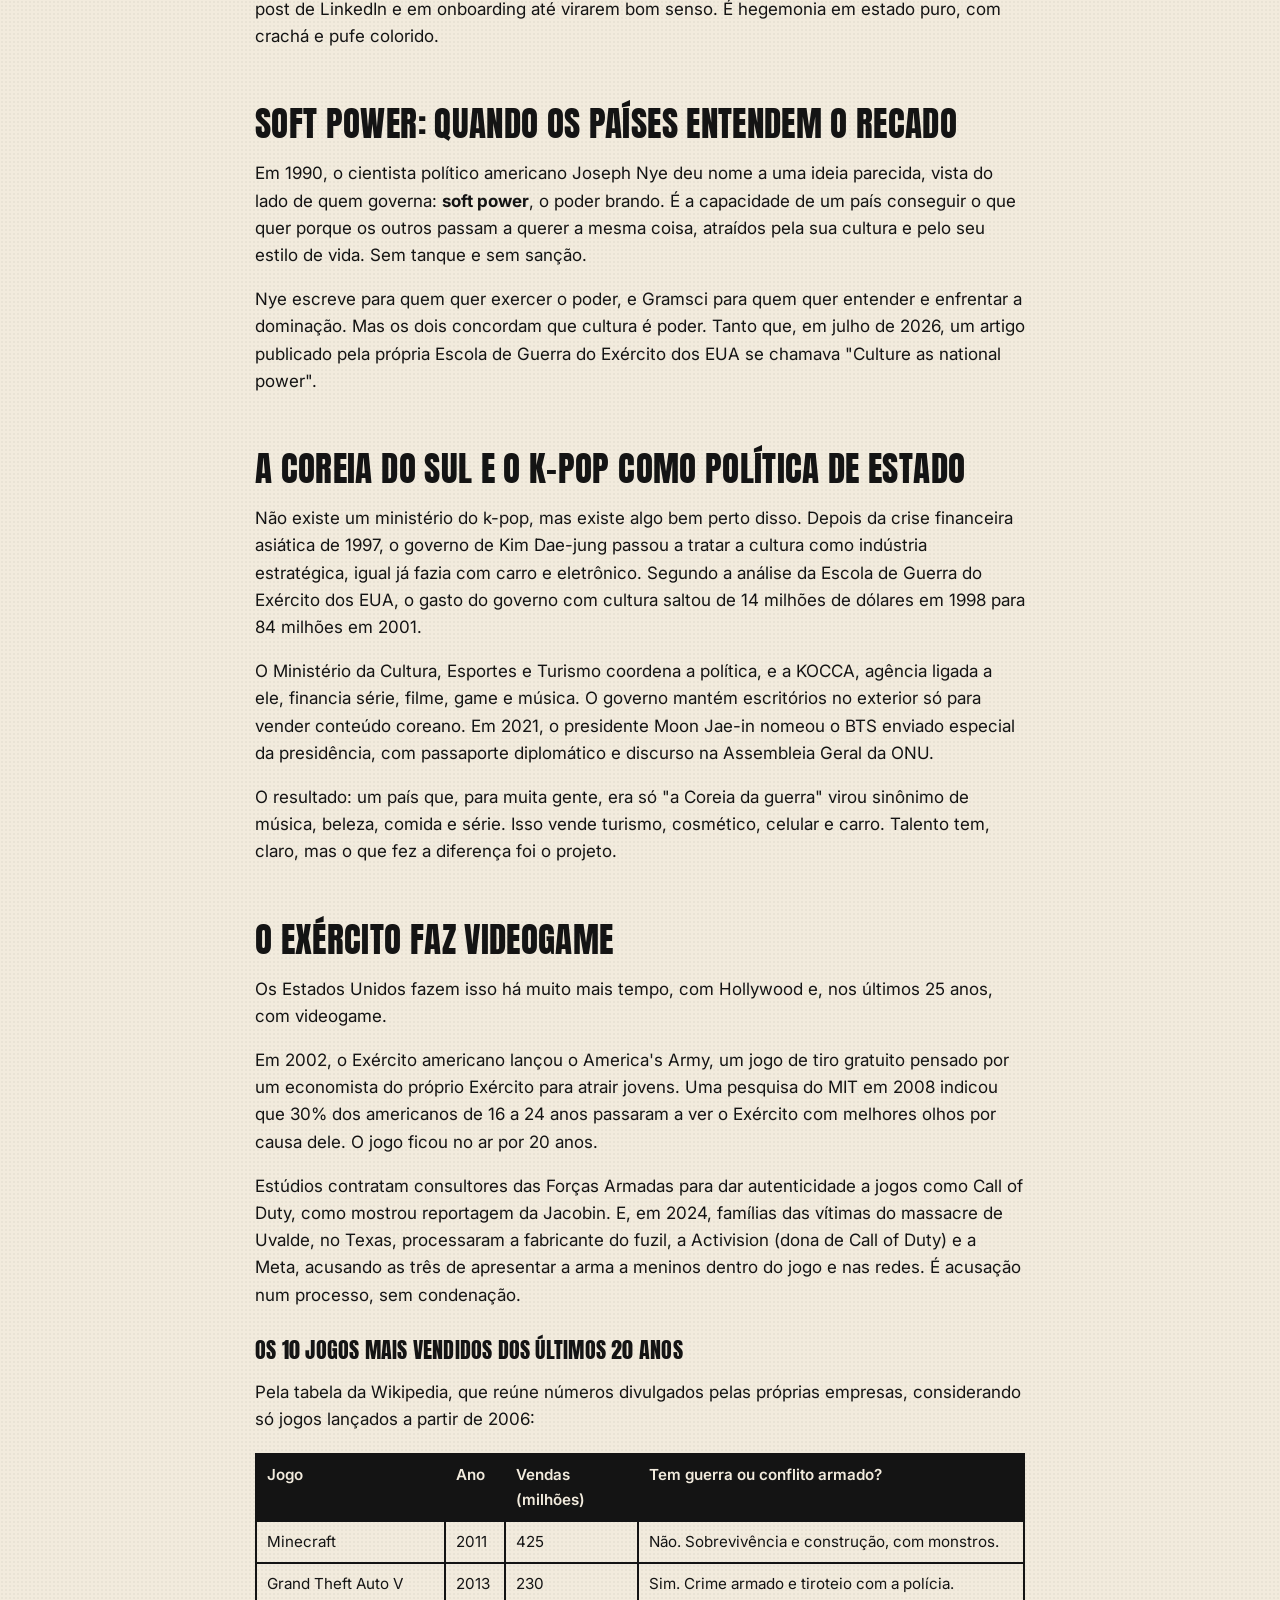
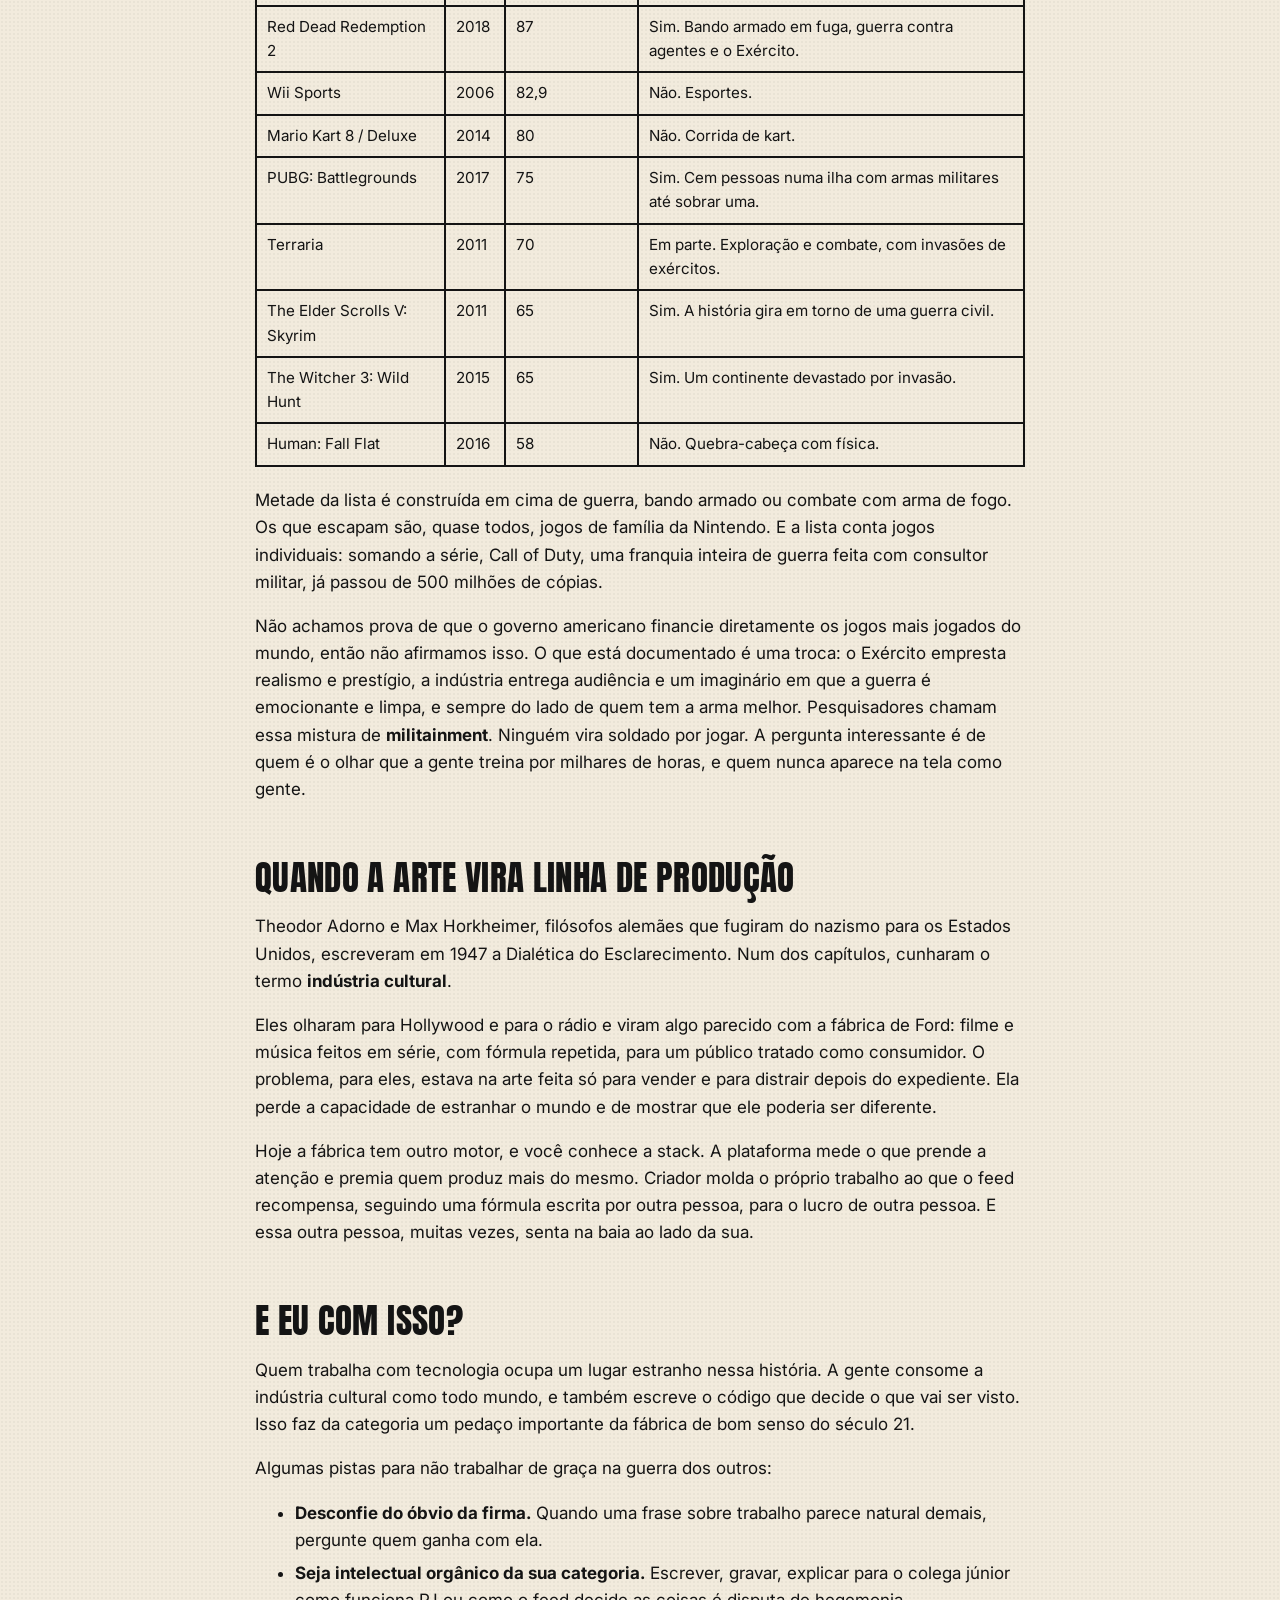
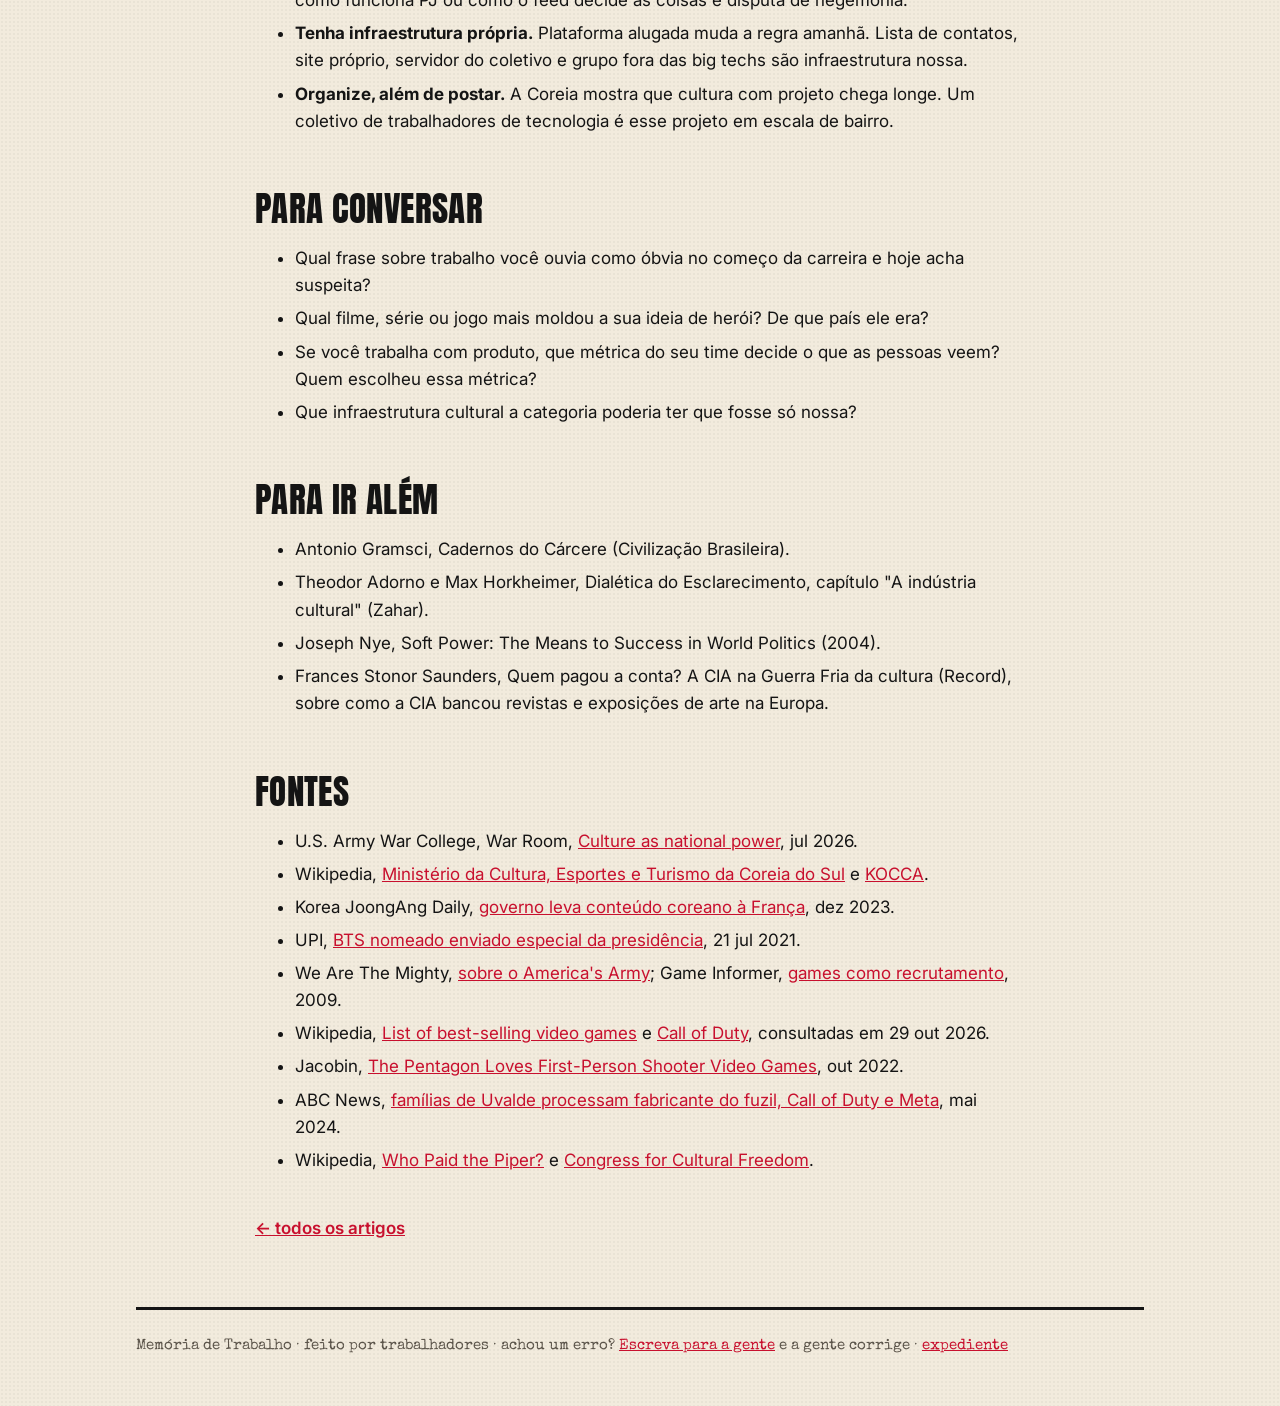
<file: artigos/a-cultura-e-um-front/index.html>
<!doctype html>
<html lang="pt-BR">
<head>
  <meta charset="utf-8">
  <meta name="viewport" content="width=device-width, initial-scale=1">
  <title>A cultura é um front · Memória de Trabalho</title>
  <meta name="description" content="Por que governos, exércitos e empresas investem tanto em música, série e videogame. E por que a cultura da sua firma também é um campo de batalha, só que com pufe colorido.">
  <meta property="og:title" content="A cultura é um front · Memória de Trabalho">
  <meta property="og:description" content="Por que governos, exércitos e empresas investem tanto em música, série e videogame. E por que a cultura da sua firma também é um campo de batalha, só que com pufe colorido.">
  <meta property="og:type" content="article">
  <meta property="og:url" content="https://memoria-de-trabalho.github.io/artigos/a-cultura-e-um-front/">
  <meta property="og:image" content="https://memoria-de-trabalho.github.io/assets/capa/capa-podcast-3000.jpg">
  <link rel="icon" href="../../favicon.ico" sizes="32x32">
  <link rel="icon" href="../../assets/favicon/favicon.svg" type="image/svg+xml">
  <link rel="apple-touch-icon" href="../../assets/favicon/apple-touch-icon.png">
  <link rel="stylesheet" href="../../assets/style.css?v=5df26ae0">
</head>
<body>
  <nav class="topo wrap">
    <a href="../../">Memória de Trabalho</a>
    <a href="../../artigos/">Artigos</a>
    <a href="../../artes/">Artes</a>
  </nav>
  <main class="wrap">
    <article class="artigo">
      <p class="kicker">Organização</p>
      <h1>A cultura é um front</h1>
      <p class="linha-fina">Por que governos, exércitos e empresas investem tanto em música, série e videogame. E por que a cultura da sua firma também é um campo de batalha, só que com pufe colorido.</p>
      <p class="meta">Publicado em 1º de novembro de 2026 · fontes conferidas em 29 de outubro de 2026 · 9 min de leitura</p>
<h2>Para quem tem pressa</h2>
<ul>
<li>Para Gramsci, ninguém governa só com polícia. Precisa que as pessoas achem normal o mundo do jeito que está, e isso se fabrica com cultura. O nome disso é hegemonia.</li>
<li>Os países sabem disso e chamam de soft power. A Coreia do Sul transformou o k-pop em política de Estado, e os Estados Unidos fazem o mesmo há décadas com cinema e videogame.</li>
<li>Adorno e Horkheimer mostraram que, quando a arte vira indústria, ela passa a produzir em série o que vende e o que acalma. Hoje quem dita a fórmula é o algoritmo.</li>
<li>O setor de tecnologia tem a sua própria hegemonia, cheia de frases que parecem óbvias. "Programador não precisa de sindicato" é uma delas.</li>
</ul>
<h2>O poder que parece bom senso</h2>
<p>Antonio Gramsci foi um pensador e militante italiano, preso pelo regime fascista de Mussolini em 1926. Na cadeia, escreveu os Cadernos do Cárcere tentando responder a uma pergunta que continua atual: por que as pessoas aceitam uma ordem social que não as favorece?</p>
<p>A resposta dele é que nenhum grupo domina só pela força. Ele precisa de consenso. As ideias de quem manda têm que virar o bom senso de todo mundo, aquilo que parece natural e que "sempre foi assim". Gramsci chamou esse domínio pela concordância de <strong>hegemonia</strong>.</p>
<p>E onde se fabrica o bom senso? Na escola, na igreja, no jornal, na novela, na música, na piada e no meme. Por isso a cultura, para Gramsci, é um dos lugares onde a política acontece. E todo grupo que quer mudar as coisas precisa dos seus <strong>intelectuais orgânicos</strong>: gente que nasce do próprio grupo e ajuda a dar nome e imagem ao que ele vive.</p>
<h2>O bom senso da firma</h2>
<p>O mundo da tecnologia tem o seu próprio pacote de frases que ninguém precisa provar, porque todo mundo já acredita:</p>
<ul>
<li>"Aqui somos uma família." (Família que demite por e-mail às sete da manhã.)</li>
<li>"Faça o que você ama e nunca mais vai trabalhar." (E vai fazer hora extra sem receber, porque ama.)</li>
<li>"Quem é bom negocia sozinho." (Até a primeira rodada de layoff.)</li>
<li>"Sindicato é coisa de metalúrgico."</li>
<li>"A empresa é uma meritocracia." (Disse o filho do sócio.)</li>
</ul>
<p>Nenhuma dessas frases caiu do céu. Foram repetidas em palestra, em podcast de fundador, em post de LinkedIn e em onboarding até virarem bom senso. É hegemonia em estado puro, com crachá e pufe colorido.</p>
<h2>Soft power: quando os países entendem o recado</h2>
<p>Em 1990, o cientista político americano Joseph Nye deu nome a uma ideia parecida, vista do lado de quem governa: <strong>soft power</strong>, o poder brando. É a capacidade de um país conseguir o que quer porque os outros passam a querer a mesma coisa, atraídos pela sua cultura e pelo seu estilo de vida. Sem tanque e sem sanção.</p>
<p>Nye escreve para quem quer exercer o poder, e Gramsci para quem quer entender e enfrentar a dominação. Mas os dois concordam que cultura é poder. Tanto que, em julho de 2026, um artigo publicado pela própria Escola de Guerra do Exército dos EUA se chamava "Culture as national power".</p>
<h2>A Coreia do Sul e o k-pop como política de Estado</h2>
<p>Não existe um ministério do k-pop, mas existe algo bem perto disso. Depois da crise financeira asiática de 1997, o governo de Kim Dae-jung passou a tratar a cultura como indústria estratégica, igual já fazia com carro e eletrônico. Segundo a análise da Escola de Guerra do Exército dos EUA, o gasto do governo com cultura saltou de 14 milhões de dólares em 1998 para 84 milhões em 2001.</p>
<p>O Ministério da Cultura, Esportes e Turismo coordena a política, e a KOCCA, agência ligada a ele, financia série, filme, game e música. O governo mantém escritórios no exterior só para vender conteúdo coreano. Em 2021, o presidente Moon Jae-in nomeou o BTS enviado especial da presidência, com passaporte diplomático e discurso na Assembleia Geral da ONU.</p>
<p>O resultado: um país que, para muita gente, era só "a Coreia da guerra" virou sinônimo de música, beleza, comida e série. Isso vende turismo, cosmético, celular e carro. Talento tem, claro, mas o que fez a diferença foi o projeto.</p>
<h2>O Exército faz videogame</h2>
<p>Os Estados Unidos fazem isso há muito mais tempo, com Hollywood e, nos últimos 25 anos, com videogame.</p>
<p>Em 2002, o Exército americano lançou o America's Army, um jogo de tiro gratuito pensado por um economista do próprio Exército para atrair jovens. Uma pesquisa do MIT em 2008 indicou que 30% dos americanos de 16 a 24 anos passaram a ver o Exército com melhores olhos por causa dele. O jogo ficou no ar por 20 anos.</p>
<p>Estúdios contratam consultores das Forças Armadas para dar autenticidade a jogos como Call of Duty, como mostrou reportagem da Jacobin. E, em 2024, famílias das vítimas do massacre de Uvalde, no Texas, processaram a fabricante do fuzil, a Activision (dona de Call of Duty) e a Meta, acusando as três de apresentar a arma a meninos dentro do jogo e nas redes. É acusação num processo, sem condenação.</p>
<h3>Os 10 jogos mais vendidos dos últimos 20 anos</h3>
<p>Pela tabela da Wikipedia, que reúne números divulgados pelas próprias empresas, considerando só jogos lançados a partir de 2006:</p>
<div class="tabela"><table>
<thead>
<tr>
<th>Jogo</th>
<th>Ano</th>
<th>Vendas (milhões)</th>
<th>Tem guerra ou conflito armado?</th>
</tr>
</thead>
<tbody>
<tr>
<td>Minecraft</td>
<td>2011</td>
<td>425</td>
<td>Não. Sobrevivência e construção, com monstros.</td>
</tr>
<tr>
<td>Grand Theft Auto V</td>
<td>2013</td>
<td>230</td>
<td>Sim. Crime armado e tiroteio com a polícia.</td>
</tr>
<tr>
<td>Red Dead Redemption 2</td>
<td>2018</td>
<td>87</td>
<td>Sim. Bando armado em fuga, guerra contra agentes e o Exército.</td>
</tr>
<tr>
<td>Wii Sports</td>
<td>2006</td>
<td>82,9</td>
<td>Não. Esportes.</td>
</tr>
<tr>
<td>Mario Kart 8 / Deluxe</td>
<td>2014</td>
<td>80</td>
<td>Não. Corrida de kart.</td>
</tr>
<tr>
<td>PUBG: Battlegrounds</td>
<td>2017</td>
<td>75</td>
<td>Sim. Cem pessoas numa ilha com armas militares até sobrar uma.</td>
</tr>
<tr>
<td>Terraria</td>
<td>2011</td>
<td>70</td>
<td>Em parte. Exploração e combate, com invasões de exércitos.</td>
</tr>
<tr>
<td>The Elder Scrolls V: Skyrim</td>
<td>2011</td>
<td>65</td>
<td>Sim. A história gira em torno de uma guerra civil.</td>
</tr>
<tr>
<td>The Witcher 3: Wild Hunt</td>
<td>2015</td>
<td>65</td>
<td>Sim. Um continente devastado por invasão.</td>
</tr>
<tr>
<td>Human: Fall Flat</td>
<td>2016</td>
<td>58</td>
<td>Não. Quebra-cabeça com física.</td>
</tr>
</tbody>
</table></div>
<p>Metade da lista é construída em cima de guerra, bando armado ou combate com arma de fogo. Os que escapam são, quase todos, jogos de família da Nintendo. E a lista conta jogos individuais: somando a série, Call of Duty, uma franquia inteira de guerra feita com consultor militar, já passou de 500 milhões de cópias.</p>
<p>Não achamos prova de que o governo americano financie diretamente os jogos mais jogados do mundo, então não afirmamos isso. O que está documentado é uma troca: o Exército empresta realismo e prestígio, a indústria entrega audiência e um imaginário em que a guerra é emocionante e limpa, e sempre do lado de quem tem a arma melhor. Pesquisadores chamam essa mistura de <strong>militainment</strong>. Ninguém vira soldado por jogar. A pergunta interessante é de quem é o olhar que a gente treina por milhares de horas, e quem nunca aparece na tela como gente.</p>
<h2>Quando a arte vira linha de produção</h2>
<p>Theodor Adorno e Max Horkheimer, filósofos alemães que fugiram do nazismo para os Estados Unidos, escreveram em 1947 a Dialética do Esclarecimento. Num dos capítulos, cunharam o termo <strong>indústria cultural</strong>.</p>
<p>Eles olharam para Hollywood e para o rádio e viram algo parecido com a fábrica de Ford: filme e música feitos em série, com fórmula repetida, para um público tratado como consumidor. O problema, para eles, estava na arte feita só para vender e para distrair depois do expediente. Ela perde a capacidade de estranhar o mundo e de mostrar que ele poderia ser diferente.</p>
<p>Hoje a fábrica tem outro motor, e você conhece a stack. A plataforma mede o que prende a atenção e premia quem produz mais do mesmo. Criador molda o próprio trabalho ao que o feed recompensa, seguindo uma fórmula escrita por outra pessoa, para o lucro de outra pessoa. E essa outra pessoa, muitas vezes, senta na baia ao lado da sua.</p>
<h2>E eu com isso?</h2>
<p>Quem trabalha com tecnologia ocupa um lugar estranho nessa história. A gente consome a indústria cultural como todo mundo, e também escreve o código que decide o que vai ser visto. Isso faz da categoria um pedaço importante da fábrica de bom senso do século 21.</p>
<p>Algumas pistas para não trabalhar de graça na guerra dos outros:</p>
<ul>
<li><strong>Desconfie do óbvio da firma.</strong> Quando uma frase sobre trabalho parece natural demais, pergunte quem ganha com ela.</li>
<li><strong>Seja intelectual orgânico da sua categoria.</strong> Escrever, gravar, explicar para o colega júnior como funciona PJ ou como o feed decide as coisas é disputa de hegemonia.</li>
<li><strong>Tenha infraestrutura própria.</strong> Plataforma alugada muda a regra amanhã. Lista de contatos, site próprio, servidor do coletivo e grupo fora das big techs são infraestrutura nossa.</li>
<li><strong>Organize, além de postar.</strong> A Coreia mostra que cultura com projeto chega longe. Um coletivo de trabalhadores de tecnologia é esse projeto em escala de bairro.</li>
</ul>
<h2>Para conversar</h2>
<ul>
<li>Qual frase sobre trabalho você ouvia como óbvia no começo da carreira e hoje acha suspeita?</li>
<li>Qual filme, série ou jogo mais moldou a sua ideia de herói? De que país ele era?</li>
<li>Se você trabalha com produto, que métrica do seu time decide o que as pessoas veem? Quem escolheu essa métrica?</li>
<li>Que infraestrutura cultural a categoria poderia ter que fosse só nossa?</li>
</ul>
<h2>Para ir além</h2>
<ul>
<li>Antonio Gramsci, Cadernos do Cárcere (Civilização Brasileira).</li>
<li>Theodor Adorno e Max Horkheimer, Dialética do Esclarecimento, capítulo "A indústria cultural" (Zahar).</li>
<li>Joseph Nye, Soft Power: The Means to Success in World Politics (2004).</li>
<li>Frances Stonor Saunders, Quem pagou a conta? A CIA na Guerra Fria da cultura (Record), sobre como a CIA bancou revistas e exposições de arte na Europa.</li>
</ul>
<h2>Fontes</h2>
<ul>
<li>U.S. Army War College, War Room, <a href="https://warroom.armywarcollege.edu/articles/culture-as-national-power/" target="_blank" rel="noopener">Culture as national power</a>, jul 2026.</li>
<li>Wikipedia, <a href="https://en.wikipedia.org/wiki/Ministry_of_Culture,_Sports_and_Tourism_(South_Korea)" target="_blank" rel="noopener">Ministério da Cultura, Esportes e Turismo da Coreia do Sul</a> e <a href="https://www.wikipedia.com/wiki/KOCCA" target="_blank" rel="noopener">KOCCA</a>.</li>
<li>Korea JoongAng Daily, <a href="https://www.koreajoongangdaily.com/entertainment/government-pushes-korean-content-to-france-as-paris-olympics-approach/11935449" target="_blank" rel="noopener">governo leva conteúdo coreano à França</a>, dez 2023.</li>
<li>UPI, <a href="https://www.upi.com/Top_News/World-News/2021/07/21/BTS-named-special-presidential-envoy-by-South-Korea/6491626854465/" target="_blank" rel="noopener">BTS nomeado enviado especial da presidência</a>, 21 jul 2021.</li>
<li>We Are The Mighty, <a href="https://www.wearethemighty.com/mighty-gaming/americas-army-video-game.md" target="_blank" rel="noopener">sobre o America's Army</a>; Game Informer, <a href="https://gameinformer.com/b/news/archive/2009/11/19/video-games-effective-form-of-recruitment-for-army" target="_blank" rel="noopener">games como recrutamento</a>, 2009.</li>
<li>Wikipedia, <a href="https://en.wikipedia.org/wiki/List_of_best-selling_video_games" target="_blank" rel="noopener">List of best-selling video games</a> e <a href="https://en.wikipedia.org/wiki/Call_of_Duty" target="_blank" rel="noopener">Call of Duty</a>, consultadas em 29 out 2026.</li>
<li>Jacobin, <a href="https://jacobin.com/2022/10/pentagon-first-person-shooter-video-games-military-recruitment-propaganda" target="_blank" rel="noopener">The Pentagon Loves First-Person Shooter Video Games</a>, out 2022.</li>
<li>ABC News, <a href="https://abcnews.com/US/uvalde-families-sue-makers-ar-15-call-duty/story?id=110548748" target="_blank" rel="noopener">famílias de Uvalde processam fabricante do fuzil, Call of Duty e Meta</a>, mai 2024.</li>
<li>Wikipedia, <a href="https://en.wikipedia.org/wiki/Who_Paid_the_Piper%3F" target="_blank" rel="noopener">Who Paid the Piper?</a> e <a href="https://en.wikipedia.org/wiki/Congress_for_Cultural_Freedom" target="_blank" rel="noopener">Congress for Cultural Freedom</a>.</li>
</ul>
      <p class="voltar"><a href="../">← todos os artigos</a></p>
    </article>
    <footer>
      Memória de Trabalho · feito por trabalhadores · achou um erro? <a href="mailto:thothandson@icloud.com">Escreva para a gente</a> e a gente corrige · <a href="../../#expediente">expediente</a>
    </footer>
  </main>
</body>
</html>
</file>
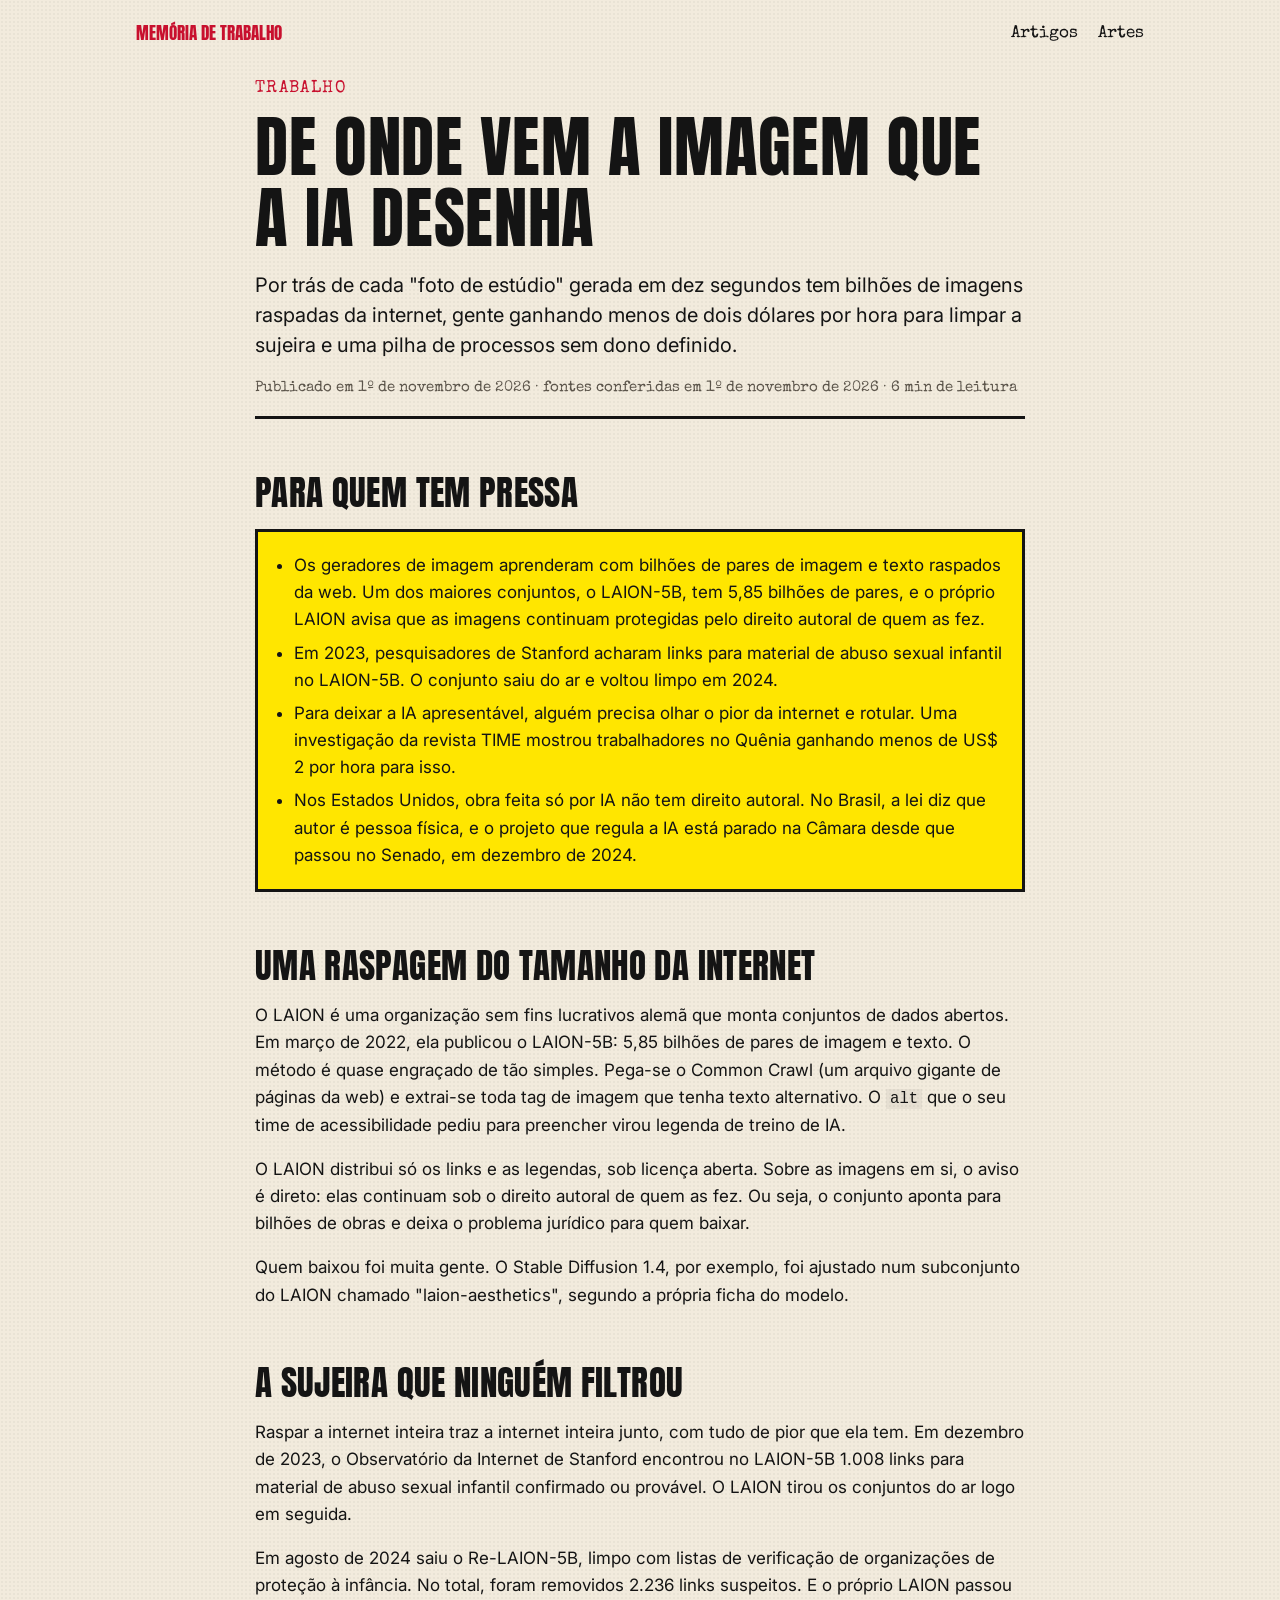
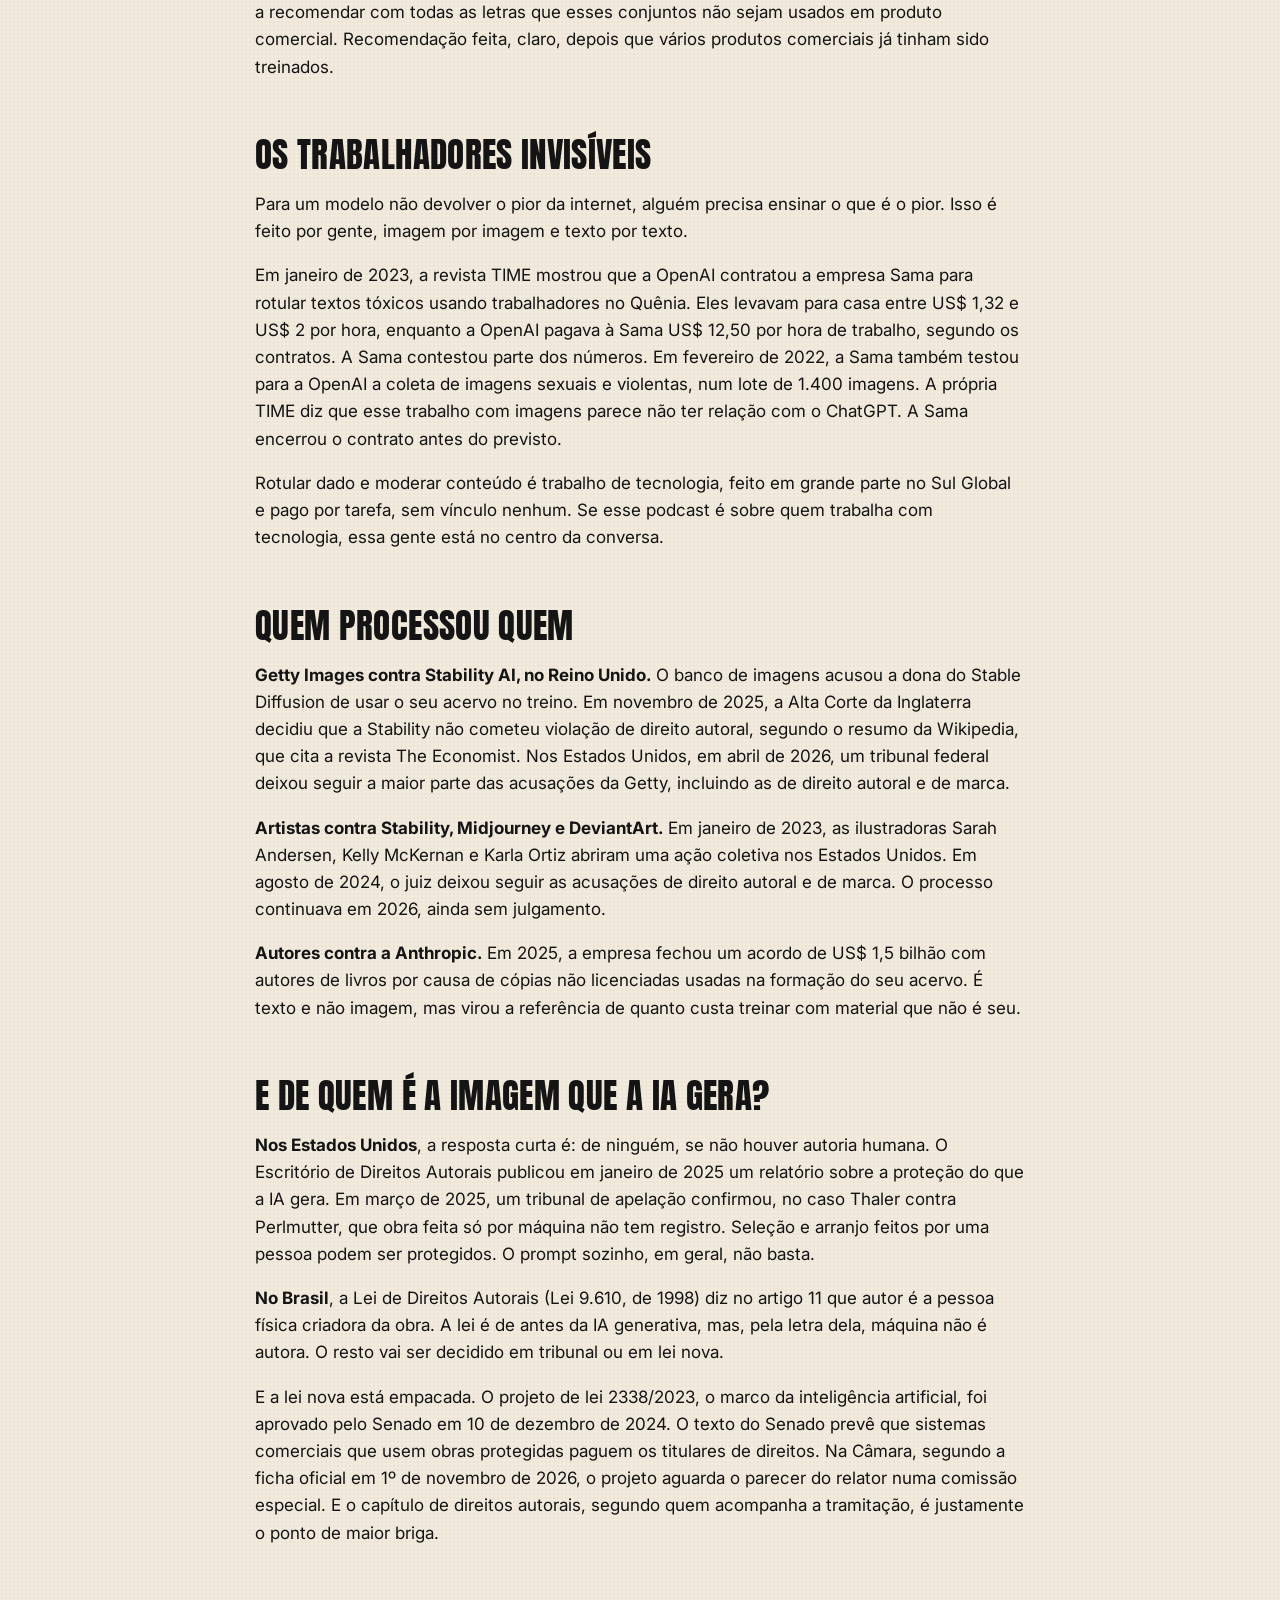
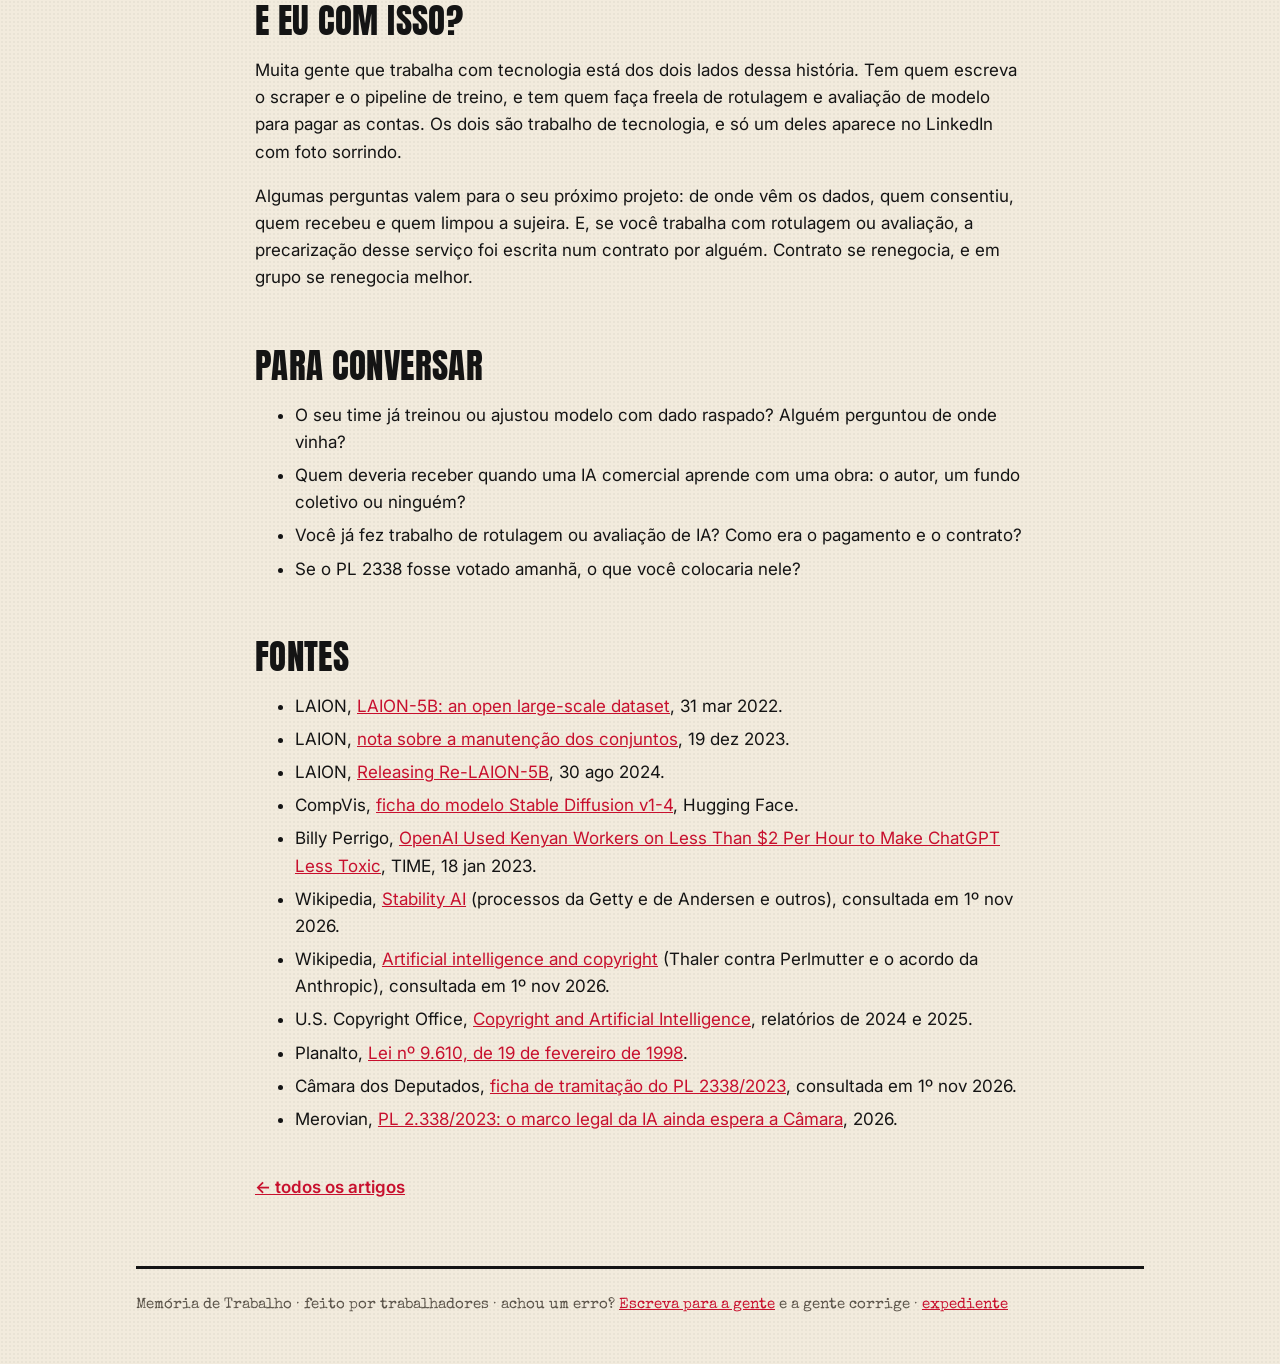
<file: artigos/de-onde-vem-a-imagem-da-ia/index.html>
<!doctype html>
<html lang="pt-BR">
<head>
  <meta charset="utf-8">
  <meta name="viewport" content="width=device-width, initial-scale=1">
  <title>De onde vem a imagem que a IA desenha · Memória de Trabalho</title>
  <meta name="description" content="Por trás de cada &quot;foto de estúdio&quot; gerada em dez segundos tem bilhões de imagens raspadas da internet, gente ganhando menos de dois dólares por hora para limpar a sujeira e uma pilha de processos sem dono definido.">
  <meta property="og:title" content="De onde vem a imagem que a IA desenha · Memória de Trabalho">
  <meta property="og:description" content="Por trás de cada &quot;foto de estúdio&quot; gerada em dez segundos tem bilhões de imagens raspadas da internet, gente ganhando menos de dois dólares por hora para limpar a sujeira e uma pilha de processos sem dono definido.">
  <meta property="og:type" content="article">
  <meta property="og:url" content="https://memoria-de-trabalho.github.io/artigos/de-onde-vem-a-imagem-da-ia/">
  <meta property="og:image" content="https://memoria-de-trabalho.github.io/assets/capa/capa-podcast-3000.jpg">
  <link rel="icon" href="../../favicon.ico" sizes="32x32">
  <link rel="icon" href="../../assets/favicon/favicon.svg" type="image/svg+xml">
  <link rel="apple-touch-icon" href="../../assets/favicon/apple-touch-icon.png">
  <link rel="stylesheet" href="../../assets/style.css?v=5df26ae0">
</head>
<body>
  <nav class="topo wrap">
    <a href="../../">Memória de Trabalho</a>
    <a href="../../artigos/">Artigos</a>
    <a href="../../artes/">Artes</a>
  </nav>
  <main class="wrap">
    <article class="artigo">
      <p class="kicker">Trabalho</p>
      <h1>De onde vem a imagem que a IA desenha</h1>
      <p class="linha-fina">Por trás de cada &quot;foto de estúdio&quot; gerada em dez segundos tem bilhões de imagens raspadas da internet, gente ganhando menos de dois dólares por hora para limpar a sujeira e uma pilha de processos sem dono definido.</p>
      <p class="meta">Publicado em 1º de novembro de 2026 · fontes conferidas em 1º de novembro de 2026 · 6 min de leitura</p>
<h2>Para quem tem pressa</h2>
<ul>
<li>Os geradores de imagem aprenderam com bilhões de pares de imagem e texto raspados da web. Um dos maiores conjuntos, o LAION-5B, tem 5,85 bilhões de pares, e o próprio LAION avisa que as imagens continuam protegidas pelo direito autoral de quem as fez.</li>
<li>Em 2023, pesquisadores de Stanford acharam links para material de abuso sexual infantil no LAION-5B. O conjunto saiu do ar e voltou limpo em 2024.</li>
<li>Para deixar a IA apresentável, alguém precisa olhar o pior da internet e rotular. Uma investigação da revista TIME mostrou trabalhadores no Quênia ganhando menos de US$ 2 por hora para isso.</li>
<li>Nos Estados Unidos, obra feita só por IA não tem direito autoral. No Brasil, a lei diz que autor é pessoa física, e o projeto que regula a IA está parado na Câmara desde que passou no Senado, em dezembro de 2024.</li>
</ul>
<h2>Uma raspagem do tamanho da internet</h2>
<p>O LAION é uma organização sem fins lucrativos alemã que monta conjuntos de dados abertos. Em março de 2022, ela publicou o LAION-5B: 5,85 bilhões de pares de imagem e texto. O método é quase engraçado de tão simples. Pega-se o Common Crawl (um arquivo gigante de páginas da web) e extrai-se toda tag de imagem que tenha texto alternativo. O <code>alt</code> que o seu time de acessibilidade pediu para preencher virou legenda de treino de IA.</p>
<p>O LAION distribui só os links e as legendas, sob licença aberta. Sobre as imagens em si, o aviso é direto: elas continuam sob o direito autoral de quem as fez. Ou seja, o conjunto aponta para bilhões de obras e deixa o problema jurídico para quem baixar.</p>
<p>Quem baixou foi muita gente. O Stable Diffusion 1.4, por exemplo, foi ajustado num subconjunto do LAION chamado "laion-aesthetics", segundo a própria ficha do modelo.</p>
<h2>A sujeira que ninguém filtrou</h2>
<p>Raspar a internet inteira traz a internet inteira junto, com tudo de pior que ela tem. Em dezembro de 2023, o Observatório da Internet de Stanford encontrou no LAION-5B 1.008 links para material de abuso sexual infantil confirmado ou provável. O LAION tirou os conjuntos do ar logo em seguida.</p>
<p>Em agosto de 2024 saiu o Re-LAION-5B, limpo com listas de verificação de organizações de proteção à infância. No total, foram removidos 2.236 links suspeitos. E o próprio LAION passou a recomendar com todas as letras que esses conjuntos não sejam usados em produto comercial. Recomendação feita, claro, depois que vários produtos comerciais já tinham sido treinados.</p>
<h2>Os trabalhadores invisíveis</h2>
<p>Para um modelo não devolver o pior da internet, alguém precisa ensinar o que é o pior. Isso é feito por gente, imagem por imagem e texto por texto.</p>
<p>Em janeiro de 2023, a revista TIME mostrou que a OpenAI contratou a empresa Sama para rotular textos tóxicos usando trabalhadores no Quênia. Eles levavam para casa entre US$ 1,32 e US$ 2 por hora, enquanto a OpenAI pagava à Sama US$ 12,50 por hora de trabalho, segundo os contratos. A Sama contestou parte dos números. Em fevereiro de 2022, a Sama também testou para a OpenAI a coleta de imagens sexuais e violentas, num lote de 1.400 imagens. A própria TIME diz que esse trabalho com imagens parece não ter relação com o ChatGPT. A Sama encerrou o contrato antes do previsto.</p>
<p>Rotular dado e moderar conteúdo é trabalho de tecnologia, feito em grande parte no Sul Global e pago por tarefa, sem vínculo nenhum. Se esse podcast é sobre quem trabalha com tecnologia, essa gente está no centro da conversa.</p>
<h2>Quem processou quem</h2>
<p><strong>Getty Images contra Stability AI, no Reino Unido.</strong> O banco de imagens acusou a dona do Stable Diffusion de usar o seu acervo no treino. Em novembro de 2025, a Alta Corte da Inglaterra decidiu que a Stability não cometeu violação de direito autoral, segundo o resumo da Wikipedia, que cita a revista The Economist. Nos Estados Unidos, em abril de 2026, um tribunal federal deixou seguir a maior parte das acusações da Getty, incluindo as de direito autoral e de marca.</p>
<p><strong>Artistas contra Stability, Midjourney e DeviantArt.</strong> Em janeiro de 2023, as ilustradoras Sarah Andersen, Kelly McKernan e Karla Ortiz abriram uma ação coletiva nos Estados Unidos. Em agosto de 2024, o juiz deixou seguir as acusações de direito autoral e de marca. O processo continuava em 2026, ainda sem julgamento.</p>
<p><strong>Autores contra a Anthropic.</strong> Em 2025, a empresa fechou um acordo de US$ 1,5 bilhão com autores de livros por causa de cópias não licenciadas usadas na formação do seu acervo. É texto e não imagem, mas virou a referência de quanto custa treinar com material que não é seu.</p>
<h2>E de quem é a imagem que a IA gera?</h2>
<p><strong>Nos Estados Unidos</strong>, a resposta curta é: de ninguém, se não houver autoria humana. O Escritório de Direitos Autorais publicou em janeiro de 2025 um relatório sobre a proteção do que a IA gera. Em março de 2025, um tribunal de apelação confirmou, no caso Thaler contra Perlmutter, que obra feita só por máquina não tem registro. Seleção e arranjo feitos por uma pessoa podem ser protegidos. O prompt sozinho, em geral, não basta.</p>
<p><strong>No Brasil</strong>, a Lei de Direitos Autorais (Lei 9.610, de 1998) diz no artigo 11 que autor é a pessoa física criadora da obra. A lei é de antes da IA generativa, mas, pela letra dela, máquina não é autora. O resto vai ser decidido em tribunal ou em lei nova.</p>
<p>E a lei nova está empacada. O projeto de lei 2338/2023, o marco da inteligência artificial, foi aprovado pelo Senado em 10 de dezembro de 2024. O texto do Senado prevê que sistemas comerciais que usem obras protegidas paguem os titulares de direitos. Na Câmara, segundo a ficha oficial em 1º de novembro de 2026, o projeto aguarda o parecer do relator numa comissão especial. E o capítulo de direitos autorais, segundo quem acompanha a tramitação, é justamente o ponto de maior briga.</p>
<h2>E eu com isso?</h2>
<p>Muita gente que trabalha com tecnologia está dos dois lados dessa história. Tem quem escreva o scraper e o pipeline de treino, e tem quem faça freela de rotulagem e avaliação de modelo para pagar as contas. Os dois são trabalho de tecnologia, e só um deles aparece no LinkedIn com foto sorrindo.</p>
<p>Algumas perguntas valem para o seu próximo projeto: de onde vêm os dados, quem consentiu, quem recebeu e quem limpou a sujeira. E, se você trabalha com rotulagem ou avaliação, a precarização desse serviço foi escrita num contrato por alguém. Contrato se renegocia, e em grupo se renegocia melhor.</p>
<h2>Para conversar</h2>
<ul>
<li>O seu time já treinou ou ajustou modelo com dado raspado? Alguém perguntou de onde vinha?</li>
<li>Quem deveria receber quando uma IA comercial aprende com uma obra: o autor, um fundo coletivo ou ninguém?</li>
<li>Você já fez trabalho de rotulagem ou avaliação de IA? Como era o pagamento e o contrato?</li>
<li>Se o PL 2338 fosse votado amanhã, o que você colocaria nele?</li>
</ul>
<h2>Fontes</h2>
<ul>
<li>LAION, <a href="https://laion.ai/blog/laion-5b/" target="_blank" rel="noopener">LAION-5B: an open large-scale dataset</a>, 31 mar 2022.</li>
<li>LAION, <a href="https://laion.ai/notes/laion-maintenance/" target="_blank" rel="noopener">nota sobre a manutenção dos conjuntos</a>, 19 dez 2023.</li>
<li>LAION, <a href="https://laion.ai/blog/relaion-5b/" target="_blank" rel="noopener">Releasing Re-LAION-5B</a>, 30 ago 2024.</li>
<li>CompVis, <a href="https://huggingface.co/CompVis/stable-diffusion-v1-4" target="_blank" rel="noopener">ficha do modelo Stable Diffusion v1-4</a>, Hugging Face.</li>
<li>Billy Perrigo, <a href="https://time.com/6247678/openai-chatgpt-kenya-workers/" target="_blank" rel="noopener">OpenAI Used Kenyan Workers on Less Than $2 Per Hour to Make ChatGPT Less Toxic</a>, TIME, 18 jan 2023.</li>
<li>Wikipedia, <a href="https://en.wikipedia.org/wiki/Stability_AI" target="_blank" rel="noopener">Stability AI</a> (processos da Getty e de Andersen e outros), consultada em 1º nov 2026.</li>
<li>Wikipedia, <a href="https://en.wikipedia.org/wiki/Artificial_intelligence_and_copyright" target="_blank" rel="noopener">Artificial intelligence and copyright</a> (Thaler contra Perlmutter e o acordo da Anthropic), consultada em 1º nov 2026.</li>
<li>U.S. Copyright Office, <a href="https://www.copyright.gov/ai/" target="_blank" rel="noopener">Copyright and Artificial Intelligence</a>, relatórios de 2024 e 2025.</li>
<li>Planalto, <a href="https://www.planalto.gov.br/ccivil_03/leis/l9610.htm" target="_blank" rel="noopener">Lei nº 9.610, de 19 de fevereiro de 1998</a>.</li>
<li>Câmara dos Deputados, <a href="https://www.camara.leg.br/proposicoesWeb/fichadetramitacao?idProposicao=2487262" target="_blank" rel="noopener">ficha de tramitação do PL 2338/2023</a>, consultada em 1º nov 2026.</li>
<li>Merovian, <a href="https://merovian.app/blog/pl-2338-marco-legal-da-inteligencia-artificial" target="_blank" rel="noopener">PL 2.338/2023: o marco legal da IA ainda espera a Câmara</a>, 2026.</li>
</ul>
      <p class="voltar"><a href="../">← todos os artigos</a></p>
    </article>
    <footer>
      Memória de Trabalho · feito por trabalhadores · achou um erro? <a href="mailto:thothandson@icloud.com">Escreva para a gente</a> e a gente corrige · <a href="../../#expediente">expediente</a>
    </footer>
  </main>
</body>
</html>
</file>
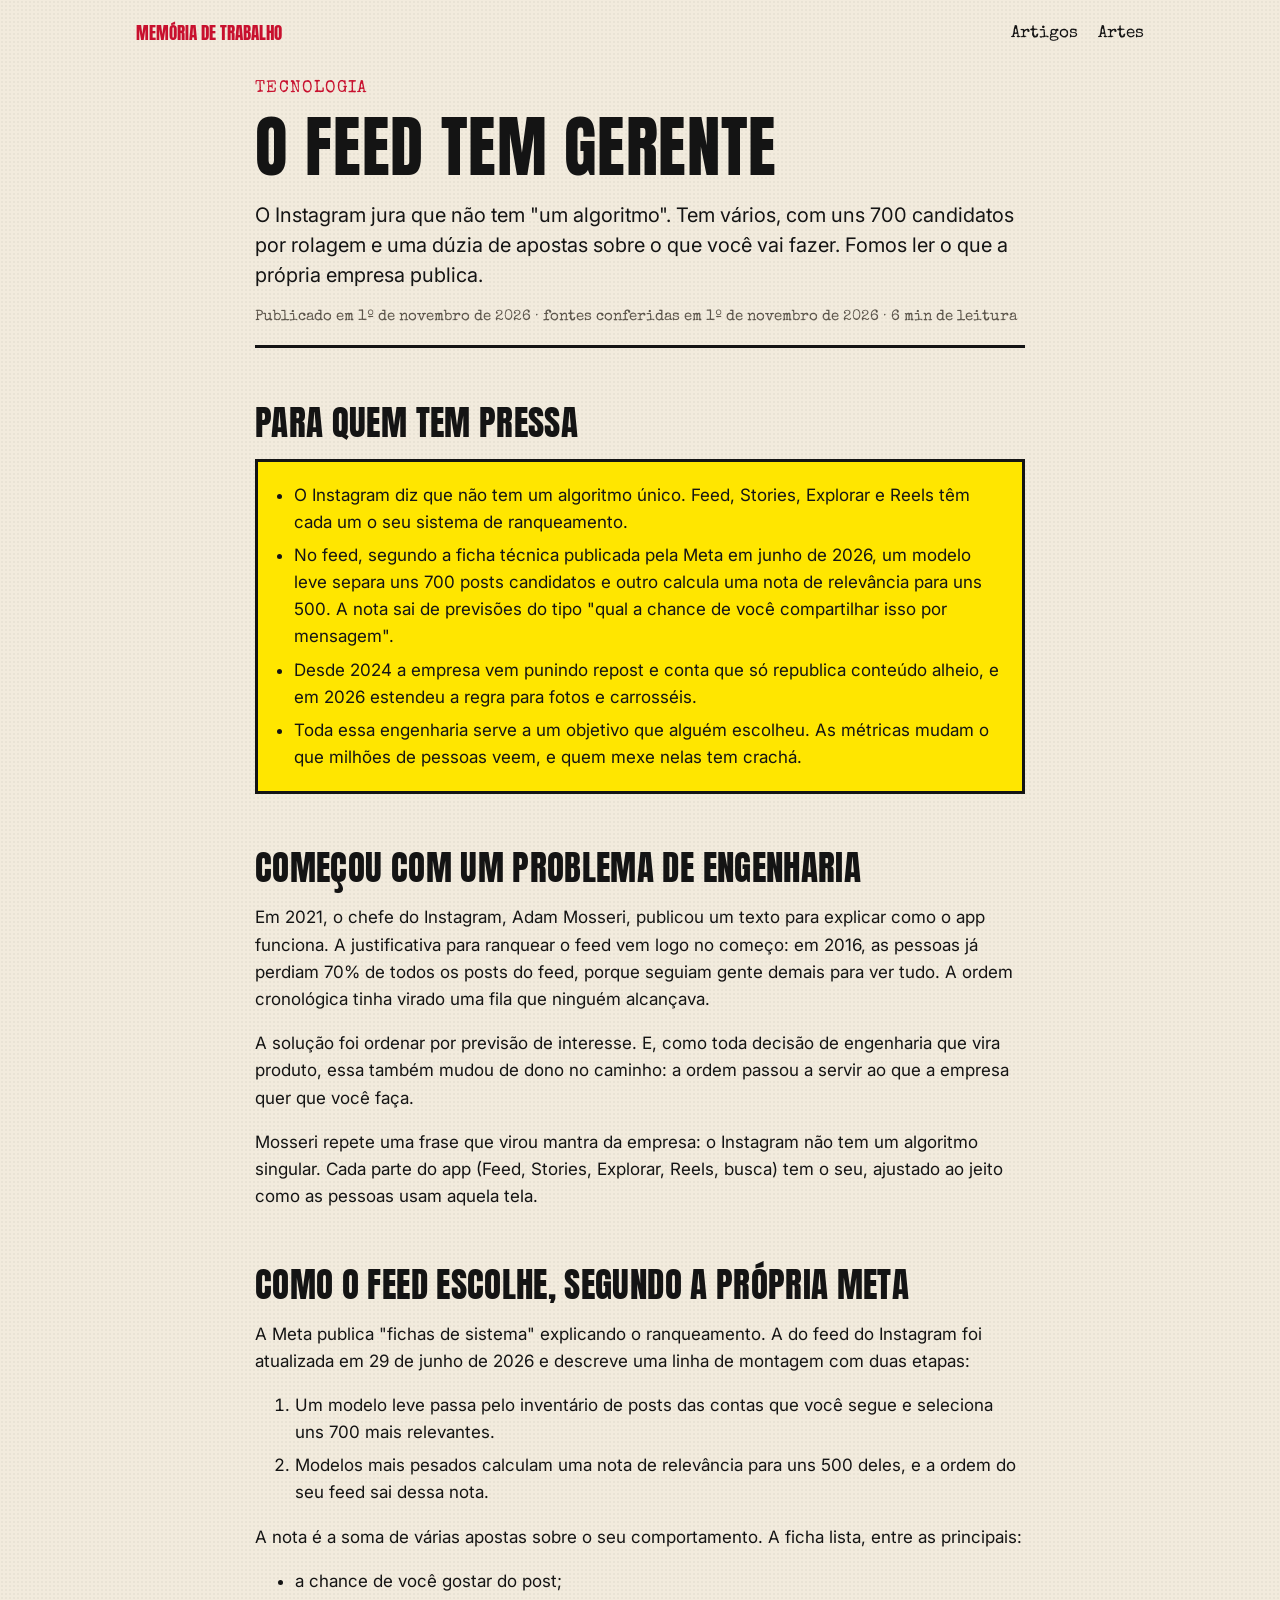
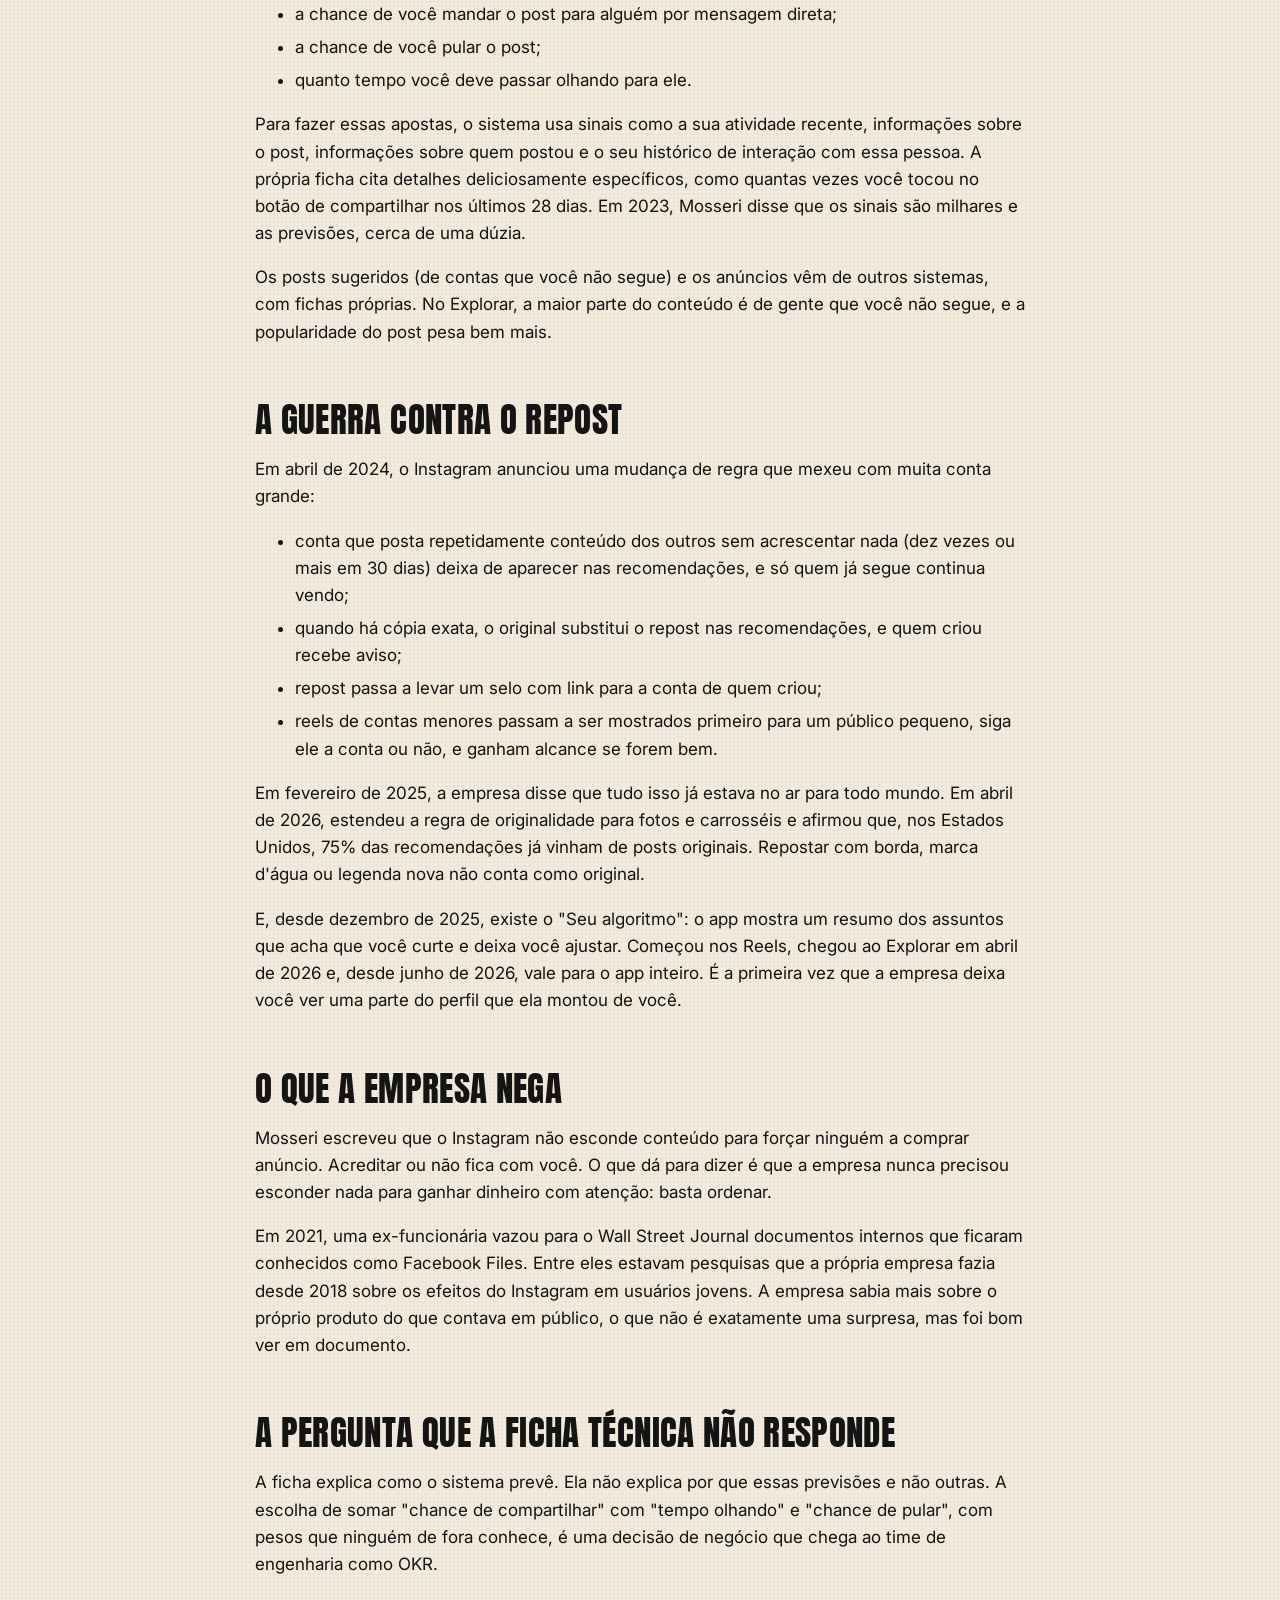
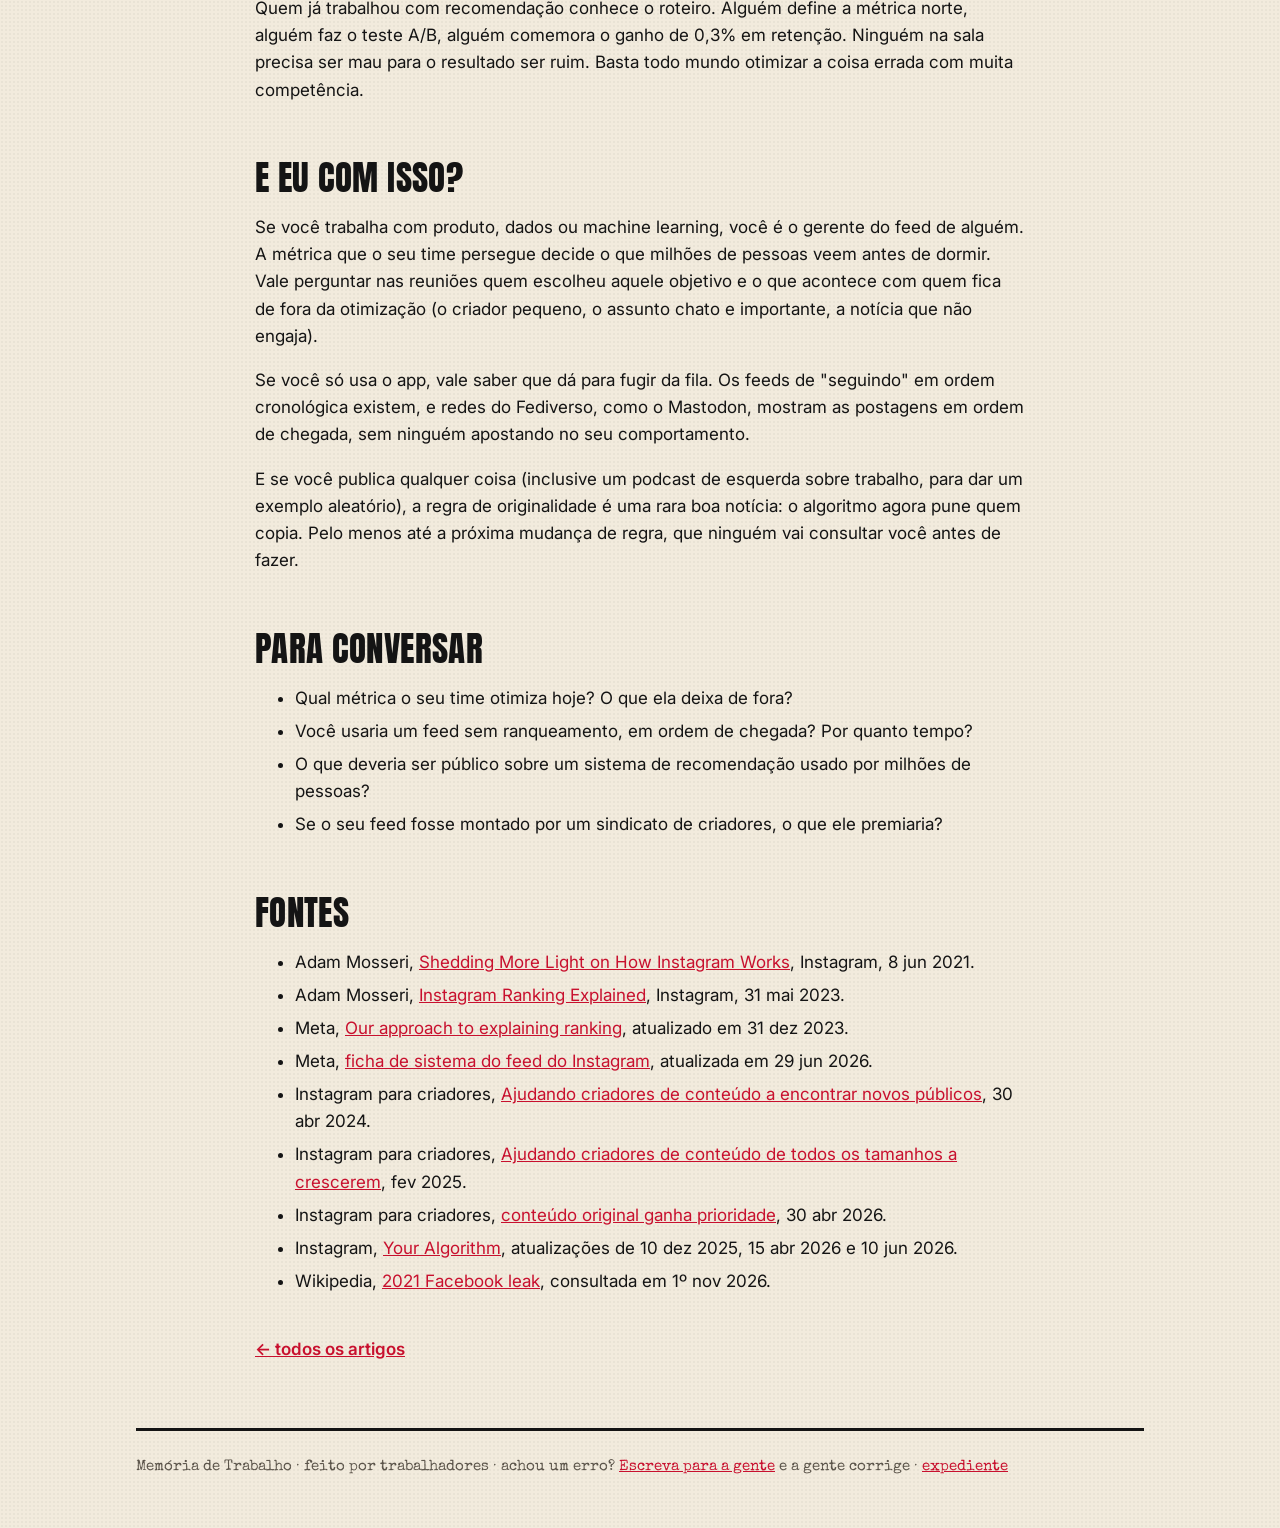
<file: artigos/o-feed-tem-gerente/index.html>
<!doctype html>
<html lang="pt-BR">
<head>
  <meta charset="utf-8">
  <meta name="viewport" content="width=device-width, initial-scale=1">
  <title>O feed tem gerente · Memória de Trabalho</title>
  <meta name="description" content="O Instagram jura que não tem &quot;um algoritmo&quot;. Tem vários, com uns 700 candidatos por rolagem e uma dúzia de apostas sobre o que você vai fazer. Fomos ler o que a própria empresa publica.">
  <meta property="og:title" content="O feed tem gerente · Memória de Trabalho">
  <meta property="og:description" content="O Instagram jura que não tem &quot;um algoritmo&quot;. Tem vários, com uns 700 candidatos por rolagem e uma dúzia de apostas sobre o que você vai fazer. Fomos ler o que a própria empresa publica.">
  <meta property="og:type" content="article">
  <meta property="og:url" content="https://memoria-de-trabalho.github.io/artigos/o-feed-tem-gerente/">
  <meta property="og:image" content="https://memoria-de-trabalho.github.io/assets/capa/capa-podcast-3000.jpg">
  <link rel="icon" href="../../favicon.ico" sizes="32x32">
  <link rel="icon" href="../../assets/favicon/favicon.svg" type="image/svg+xml">
  <link rel="apple-touch-icon" href="../../assets/favicon/apple-touch-icon.png">
  <link rel="stylesheet" href="../../assets/style.css?v=5df26ae0">
</head>
<body>
  <nav class="topo wrap">
    <a href="../../">Memória de Trabalho</a>
    <a href="../../artigos/">Artigos</a>
    <a href="../../artes/">Artes</a>
  </nav>
  <main class="wrap">
    <article class="artigo">
      <p class="kicker">Tecnologia</p>
      <h1>O feed tem gerente</h1>
      <p class="linha-fina">O Instagram jura que não tem &quot;um algoritmo&quot;. Tem vários, com uns 700 candidatos por rolagem e uma dúzia de apostas sobre o que você vai fazer. Fomos ler o que a própria empresa publica.</p>
      <p class="meta">Publicado em 1º de novembro de 2026 · fontes conferidas em 1º de novembro de 2026 · 6 min de leitura</p>
<h2>Para quem tem pressa</h2>
<ul>
<li>O Instagram diz que não tem um algoritmo único. Feed, Stories, Explorar e Reels têm cada um o seu sistema de ranqueamento.</li>
<li>No feed, segundo a ficha técnica publicada pela Meta em junho de 2026, um modelo leve separa uns 700 posts candidatos e outro calcula uma nota de relevância para uns 500. A nota sai de previsões do tipo "qual a chance de você compartilhar isso por mensagem".</li>
<li>Desde 2024 a empresa vem punindo repost e conta que só republica conteúdo alheio, e em 2026 estendeu a regra para fotos e carrosséis.</li>
<li>Toda essa engenharia serve a um objetivo que alguém escolheu. As métricas mudam o que milhões de pessoas veem, e quem mexe nelas tem crachá.</li>
</ul>
<h2>Começou com um problema de engenharia</h2>
<p>Em 2021, o chefe do Instagram, Adam Mosseri, publicou um texto para explicar como o app funciona. A justificativa para ranquear o feed vem logo no começo: em 2016, as pessoas já perdiam 70% de todos os posts do feed, porque seguiam gente demais para ver tudo. A ordem cronológica tinha virado uma fila que ninguém alcançava.</p>
<p>A solução foi ordenar por previsão de interesse. E, como toda decisão de engenharia que vira produto, essa também mudou de dono no caminho: a ordem passou a servir ao que a empresa quer que você faça.</p>
<p>Mosseri repete uma frase que virou mantra da empresa: o Instagram não tem um algoritmo singular. Cada parte do app (Feed, Stories, Explorar, Reels, busca) tem o seu, ajustado ao jeito como as pessoas usam aquela tela.</p>
<h2>Como o feed escolhe, segundo a própria Meta</h2>
<p>A Meta publica "fichas de sistema" explicando o ranqueamento. A do feed do Instagram foi atualizada em 29 de junho de 2026 e descreve uma linha de montagem com duas etapas:</p>
<ol>
<li>Um modelo leve passa pelo inventário de posts das contas que você segue e seleciona uns 700 mais relevantes.</li>
<li>Modelos mais pesados calculam uma nota de relevância para uns 500 deles, e a ordem do seu feed sai dessa nota.</li>
</ol>
<p>A nota é a soma de várias apostas sobre o seu comportamento. A ficha lista, entre as principais:</p>
<ul>
<li>a chance de você gostar do post;</li>
<li>a chance de você mandar o post para alguém por mensagem direta;</li>
<li>a chance de você pular o post;</li>
<li>quanto tempo você deve passar olhando para ele.</li>
</ul>
<p>Para fazer essas apostas, o sistema usa sinais como a sua atividade recente, informações sobre o post, informações sobre quem postou e o seu histórico de interação com essa pessoa. A própria ficha cita detalhes deliciosamente específicos, como quantas vezes você tocou no botão de compartilhar nos últimos 28 dias. Em 2023, Mosseri disse que os sinais são milhares e as previsões, cerca de uma dúzia.</p>
<p>Os posts sugeridos (de contas que você não segue) e os anúncios vêm de outros sistemas, com fichas próprias. No Explorar, a maior parte do conteúdo é de gente que você não segue, e a popularidade do post pesa bem mais.</p>
<h2>A guerra contra o repost</h2>
<p>Em abril de 2024, o Instagram anunciou uma mudança de regra que mexeu com muita conta grande:</p>
<ul>
<li>conta que posta repetidamente conteúdo dos outros sem acrescentar nada (dez vezes ou mais em 30 dias) deixa de aparecer nas recomendações, e só quem já segue continua vendo;</li>
<li>quando há cópia exata, o original substitui o repost nas recomendações, e quem criou recebe aviso;</li>
<li>repost passa a levar um selo com link para a conta de quem criou;</li>
<li>reels de contas menores passam a ser mostrados primeiro para um público pequeno, siga ele a conta ou não, e ganham alcance se forem bem.</li>
</ul>
<p>Em fevereiro de 2025, a empresa disse que tudo isso já estava no ar para todo mundo. Em abril de 2026, estendeu a regra de originalidade para fotos e carrosséis e afirmou que, nos Estados Unidos, 75% das recomendações já vinham de posts originais. Repostar com borda, marca d'água ou legenda nova não conta como original.</p>
<p>E, desde dezembro de 2025, existe o "Seu algoritmo": o app mostra um resumo dos assuntos que acha que você curte e deixa você ajustar. Começou nos Reels, chegou ao Explorar em abril de 2026 e, desde junho de 2026, vale para o app inteiro. É a primeira vez que a empresa deixa você ver uma parte do perfil que ela montou de você.</p>
<h2>O que a empresa nega</h2>
<p>Mosseri escreveu que o Instagram não esconde conteúdo para forçar ninguém a comprar anúncio. Acreditar ou não fica com você. O que dá para dizer é que a empresa nunca precisou esconder nada para ganhar dinheiro com atenção: basta ordenar.</p>
<p>Em 2021, uma ex-funcionária vazou para o Wall Street Journal documentos internos que ficaram conhecidos como Facebook Files. Entre eles estavam pesquisas que a própria empresa fazia desde 2018 sobre os efeitos do Instagram em usuários jovens. A empresa sabia mais sobre o próprio produto do que contava em público, o que não é exatamente uma surpresa, mas foi bom ver em documento.</p>
<h2>A pergunta que a ficha técnica não responde</h2>
<p>A ficha explica como o sistema prevê. Ela não explica por que essas previsões e não outras. A escolha de somar "chance de compartilhar" com "tempo olhando" e "chance de pular", com pesos que ninguém de fora conhece, é uma decisão de negócio que chega ao time de engenharia como OKR.</p>
<p>Quem já trabalhou com recomendação conhece o roteiro. Alguém define a métrica norte, alguém faz o teste A/B, alguém comemora o ganho de 0,3% em retenção. Ninguém na sala precisa ser mau para o resultado ser ruim. Basta todo mundo otimizar a coisa errada com muita competência.</p>
<h2>E eu com isso?</h2>
<p>Se você trabalha com produto, dados ou machine learning, você é o gerente do feed de alguém. A métrica que o seu time persegue decide o que milhões de pessoas veem antes de dormir. Vale perguntar nas reuniões quem escolheu aquele objetivo e o que acontece com quem fica de fora da otimização (o criador pequeno, o assunto chato e importante, a notícia que não engaja).</p>
<p>Se você só usa o app, vale saber que dá para fugir da fila. Os feeds de "seguindo" em ordem cronológica existem, e redes do Fediverso, como o Mastodon, mostram as postagens em ordem de chegada, sem ninguém apostando no seu comportamento.</p>
<p>E se você publica qualquer coisa (inclusive um podcast de esquerda sobre trabalho, para dar um exemplo aleatório), a regra de originalidade é uma rara boa notícia: o algoritmo agora pune quem copia. Pelo menos até a próxima mudança de regra, que ninguém vai consultar você antes de fazer.</p>
<h2>Para conversar</h2>
<ul>
<li>Qual métrica o seu time otimiza hoje? O que ela deixa de fora?</li>
<li>Você usaria um feed sem ranqueamento, em ordem de chegada? Por quanto tempo?</li>
<li>O que deveria ser público sobre um sistema de recomendação usado por milhões de pessoas?</li>
<li>Se o seu feed fosse montado por um sindicato de criadores, o que ele premiaria?</li>
</ul>
<h2>Fontes</h2>
<ul>
<li>Adam Mosseri, <a href="https://about.instagram.com/blog/announcements/shedding-more-light-on-how-instagram-works" target="_blank" rel="noopener">Shedding More Light on How Instagram Works</a>, Instagram, 8 jun 2021.</li>
<li>Adam Mosseri, <a href="https://about.instagram.com/blog/announcements/instagram-ranking-explained" target="_blank" rel="noopener">Instagram Ranking Explained</a>, Instagram, 31 mai 2023.</li>
<li>Meta, <a href="https://transparency.meta.com/features/explaining-ranking/" target="_blank" rel="noopener">Our approach to explaining ranking</a>, atualizado em 31 dez 2023.</li>
<li>Meta, <a href="https://transparency.meta.com/features/explaining-ranking/ig-feed/" target="_blank" rel="noopener">ficha de sistema do feed do Instagram</a>, atualizada em 29 jun 2026.</li>
<li>Instagram para criadores, <a href="https://creators.instagram.com/blog/recommendations-and-originality" target="_blank" rel="noopener">Ajudando criadores de conteúdo a encontrar novos públicos</a>, 30 abr 2024.</li>
<li>Instagram para criadores, <a href="https://creators.instagram.com/blog/helping-creators-of-all-sizes-break-through" target="_blank" rel="noopener">Ajudando criadores de conteúdo de todos os tamanhos a crescerem</a>, fev 2025.</li>
<li>Instagram para criadores, <a href="https://creators.instagram.com/blog/rewarding-original-creators-on-instagram/" target="_blank" rel="noopener">conteúdo original ganha prioridade</a>, 30 abr 2026.</li>
<li>Instagram, <a href="https://about.instagram.com/blog/announcements/reels-algorithm-control" target="_blank" rel="noopener">Your Algorithm</a>, atualizações de 10 dez 2025, 15 abr 2026 e 10 jun 2026.</li>
<li>Wikipedia, <a href="https://en.wikipedia.org/wiki/2021_Facebook_leak" target="_blank" rel="noopener">2021 Facebook leak</a>, consultada em 1º nov 2026.</li>
</ul>
      <p class="voltar"><a href="../">← todos os artigos</a></p>
    </article>
    <footer>
      Memória de Trabalho · feito por trabalhadores · achou um erro? <a href="mailto:thothandson@icloud.com">Escreva para a gente</a> e a gente corrige · <a href="../../#expediente">expediente</a>
    </footer>
  </main>
</body>
</html>
</file>
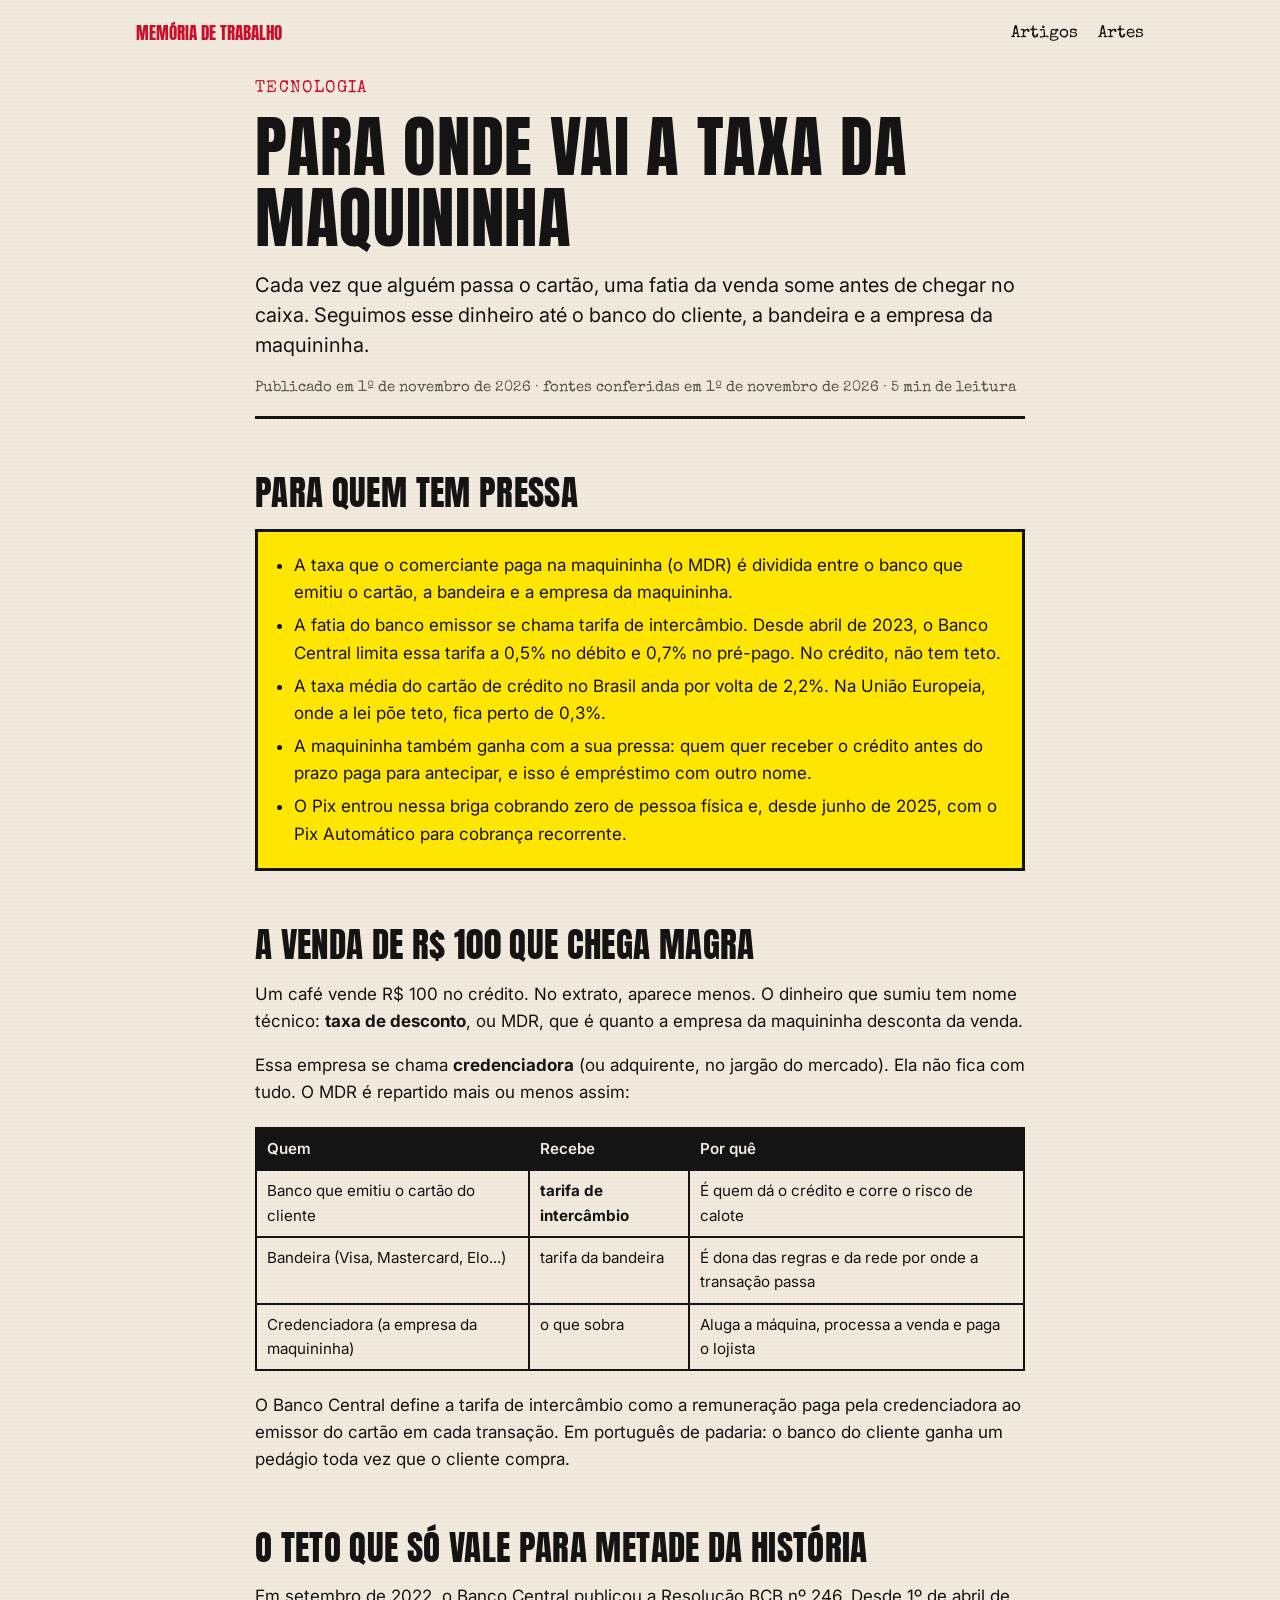
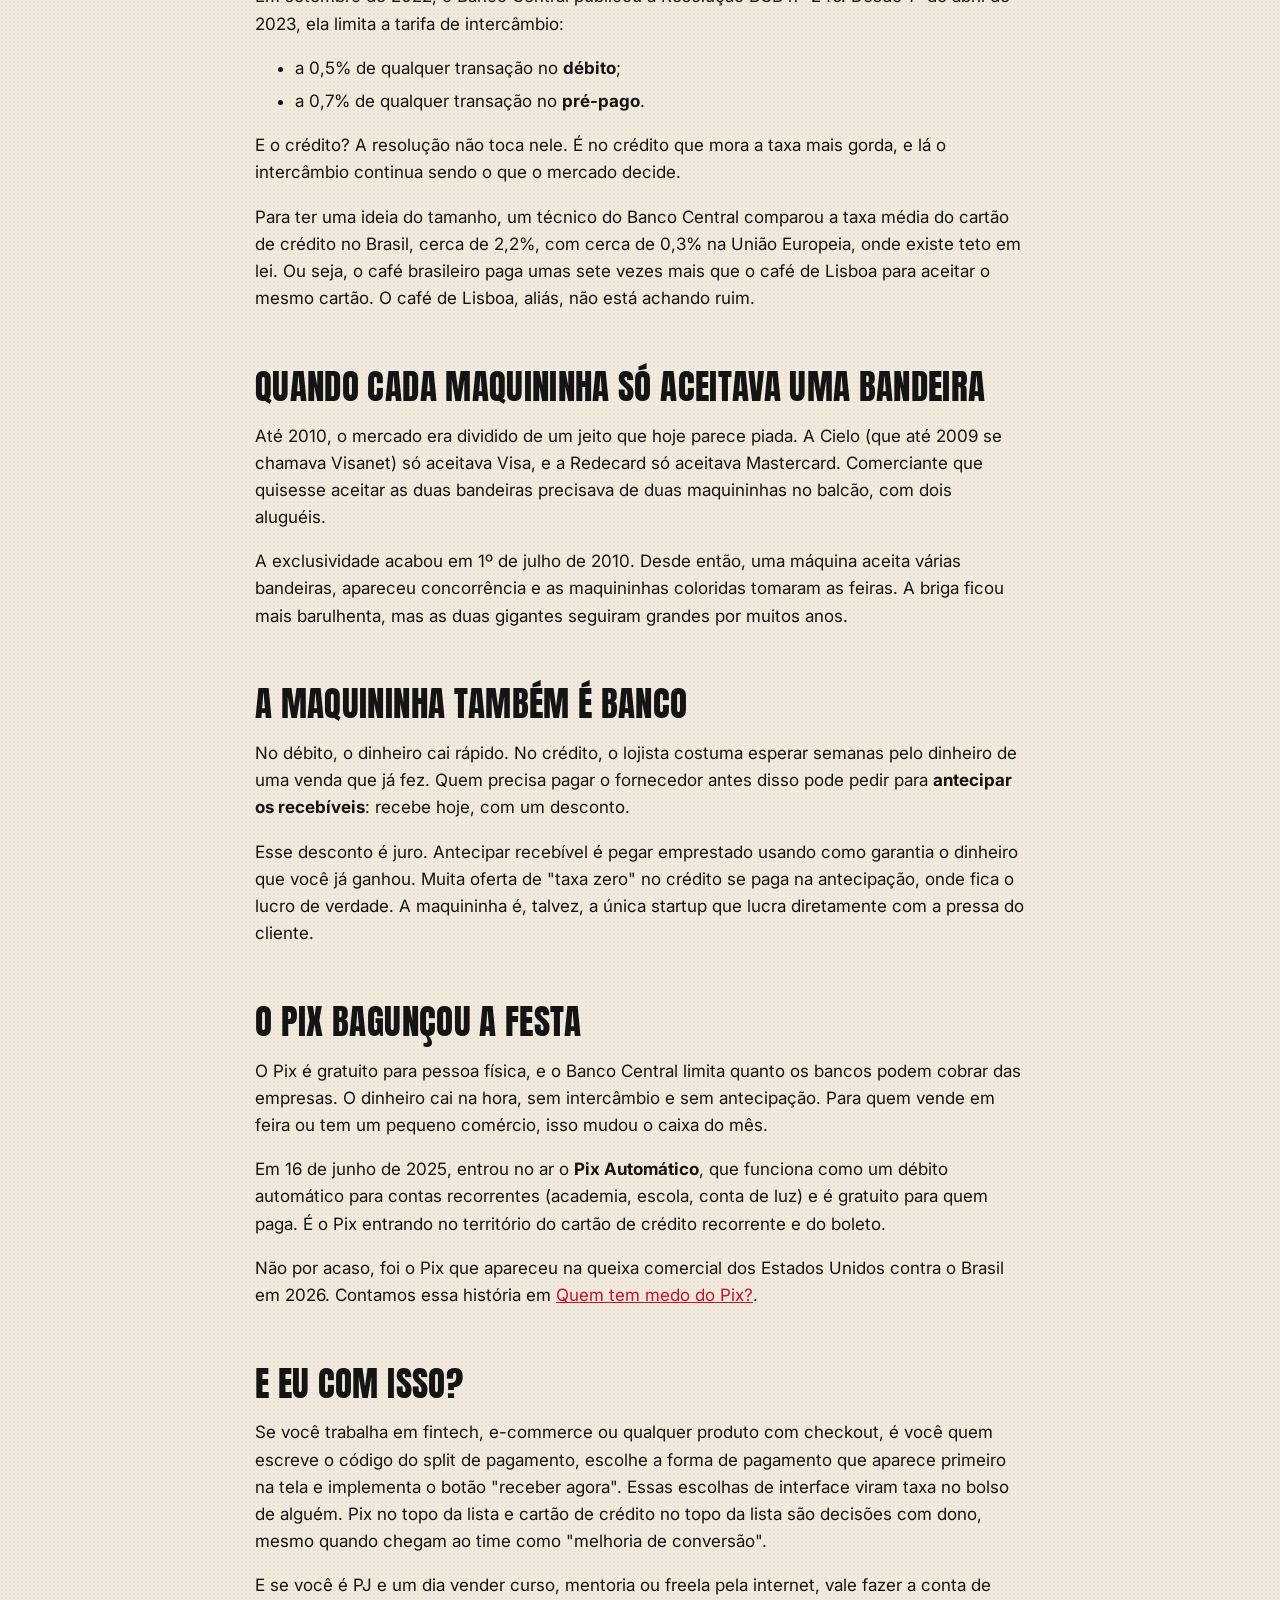
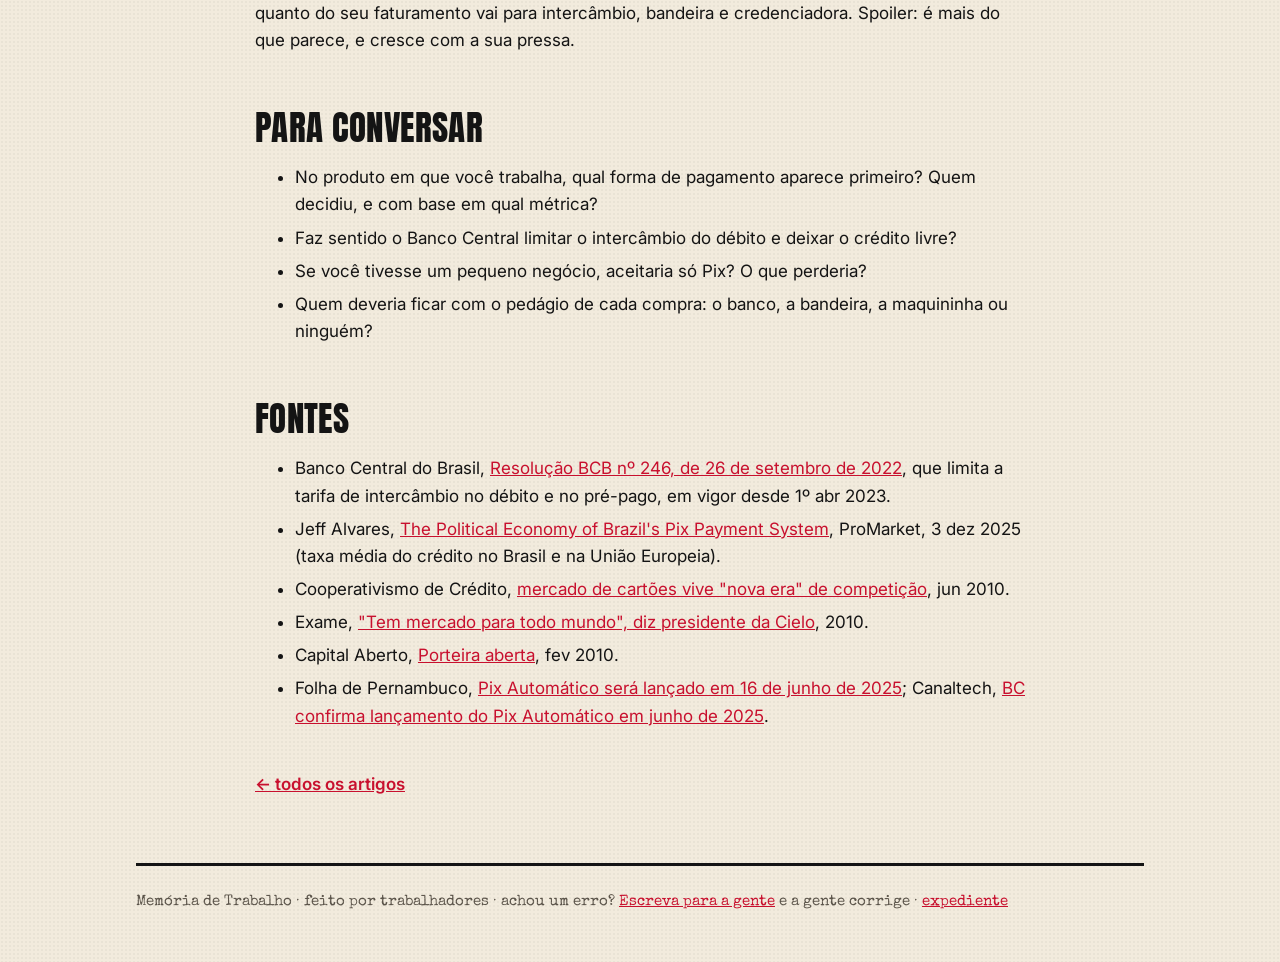
<file: artigos/para-onde-vai-a-taxa-da-maquininha/index.html>
<!doctype html>
<html lang="pt-BR">
<head>
  <meta charset="utf-8">
  <meta name="viewport" content="width=device-width, initial-scale=1">
  <title>Para onde vai a taxa da maquininha · Memória de Trabalho</title>
  <meta name="description" content="Cada vez que alguém passa o cartão, uma fatia da venda some antes de chegar no caixa. Seguimos esse dinheiro até o banco do cliente, a bandeira e a empresa da maquininha.">
  <meta property="og:title" content="Para onde vai a taxa da maquininha · Memória de Trabalho">
  <meta property="og:description" content="Cada vez que alguém passa o cartão, uma fatia da venda some antes de chegar no caixa. Seguimos esse dinheiro até o banco do cliente, a bandeira e a empresa da maquininha.">
  <meta property="og:type" content="article">
  <meta property="og:url" content="https://memoria-de-trabalho.github.io/artigos/para-onde-vai-a-taxa-da-maquininha/">
  <meta property="og:image" content="https://memoria-de-trabalho.github.io/assets/capa/capa-podcast-3000.jpg">
  <link rel="icon" href="../../favicon.ico" sizes="32x32">
  <link rel="icon" href="../../assets/favicon/favicon.svg" type="image/svg+xml">
  <link rel="apple-touch-icon" href="../../assets/favicon/apple-touch-icon.png">
  <link rel="stylesheet" href="../../assets/style.css?v=5df26ae0">
</head>
<body>
  <nav class="topo wrap">
    <a href="../../">Memória de Trabalho</a>
    <a href="../../artigos/">Artigos</a>
    <a href="../../artes/">Artes</a>
  </nav>
  <main class="wrap">
    <article class="artigo">
      <p class="kicker">Tecnologia</p>
      <h1>Para onde vai a taxa da maquininha</h1>
      <p class="linha-fina">Cada vez que alguém passa o cartão, uma fatia da venda some antes de chegar no caixa. Seguimos esse dinheiro até o banco do cliente, a bandeira e a empresa da maquininha.</p>
      <p class="meta">Publicado em 1º de novembro de 2026 · fontes conferidas em 1º de novembro de 2026 · 5 min de leitura</p>
<h2>Para quem tem pressa</h2>
<ul>
<li>A taxa que o comerciante paga na maquininha (o MDR) é dividida entre o banco que emitiu o cartão, a bandeira e a empresa da maquininha.</li>
<li>A fatia do banco emissor se chama tarifa de intercâmbio. Desde abril de 2023, o Banco Central limita essa tarifa a 0,5% no débito e 0,7% no pré-pago. No crédito, não tem teto.</li>
<li>A taxa média do cartão de crédito no Brasil anda por volta de 2,2%. Na União Europeia, onde a lei põe teto, fica perto de 0,3%.</li>
<li>A maquininha também ganha com a sua pressa: quem quer receber o crédito antes do prazo paga para antecipar, e isso é empréstimo com outro nome.</li>
<li>O Pix entrou nessa briga cobrando zero de pessoa física e, desde junho de 2025, com o Pix Automático para cobrança recorrente.</li>
</ul>
<h2>A venda de R$ 100 que chega magra</h2>
<p>Um café vende R$ 100 no crédito. No extrato, aparece menos. O dinheiro que sumiu tem nome técnico: <strong>taxa de desconto</strong>, ou MDR, que é quanto a empresa da maquininha desconta da venda.</p>
<p>Essa empresa se chama <strong>credenciadora</strong> (ou adquirente, no jargão do mercado). Ela não fica com tudo. O MDR é repartido mais ou menos assim:</p>
<div class="tabela"><table>
<thead>
<tr>
<th>Quem</th>
<th>Recebe</th>
<th>Por quê</th>
</tr>
</thead>
<tbody>
<tr>
<td>Banco que emitiu o cartão do cliente</td>
<td><strong>tarifa de intercâmbio</strong></td>
<td>É quem dá o crédito e corre o risco de calote</td>
</tr>
<tr>
<td>Bandeira (Visa, Mastercard, Elo...)</td>
<td>tarifa da bandeira</td>
<td>É dona das regras e da rede por onde a transação passa</td>
</tr>
<tr>
<td>Credenciadora (a empresa da maquininha)</td>
<td>o que sobra</td>
<td>Aluga a máquina, processa a venda e paga o lojista</td>
</tr>
</tbody>
</table></div>
<p>O Banco Central define a tarifa de intercâmbio como a remuneração paga pela credenciadora ao emissor do cartão em cada transação. Em português de padaria: o banco do cliente ganha um pedágio toda vez que o cliente compra.</p>
<h2>O teto que só vale para metade da história</h2>
<p>Em setembro de 2022, o Banco Central publicou a Resolução BCB nº 246. Desde 1º de abril de 2023, ela limita a tarifa de intercâmbio:</p>
<ul>
<li>a 0,5% de qualquer transação no <strong>débito</strong>;</li>
<li>a 0,7% de qualquer transação no <strong>pré-pago</strong>.</li>
</ul>
<p>E o crédito? A resolução não toca nele. É no crédito que mora a taxa mais gorda, e lá o intercâmbio continua sendo o que o mercado decide.</p>
<p>Para ter uma ideia do tamanho, um técnico do Banco Central comparou a taxa média do cartão de crédito no Brasil, cerca de 2,2%, com cerca de 0,3% na União Europeia, onde existe teto em lei. Ou seja, o café brasileiro paga umas sete vezes mais que o café de Lisboa para aceitar o mesmo cartão. O café de Lisboa, aliás, não está achando ruim.</p>
<h2>Quando cada maquininha só aceitava uma bandeira</h2>
<p>Até 2010, o mercado era dividido de um jeito que hoje parece piada. A Cielo (que até 2009 se chamava Visanet) só aceitava Visa, e a Redecard só aceitava Mastercard. Comerciante que quisesse aceitar as duas bandeiras precisava de duas maquininhas no balcão, com dois aluguéis.</p>
<p>A exclusividade acabou em 1º de julho de 2010. Desde então, uma máquina aceita várias bandeiras, apareceu concorrência e as maquininhas coloridas tomaram as feiras. A briga ficou mais barulhenta, mas as duas gigantes seguiram grandes por muitos anos.</p>
<h2>A maquininha também é banco</h2>
<p>No débito, o dinheiro cai rápido. No crédito, o lojista costuma esperar semanas pelo dinheiro de uma venda que já fez. Quem precisa pagar o fornecedor antes disso pode pedir para <strong>antecipar os recebíveis</strong>: recebe hoje, com um desconto.</p>
<p>Esse desconto é juro. Antecipar recebível é pegar emprestado usando como garantia o dinheiro que você já ganhou. Muita oferta de "taxa zero" no crédito se paga na antecipação, onde fica o lucro de verdade. A maquininha é, talvez, a única startup que lucra diretamente com a pressa do cliente.</p>
<h2>O Pix bagunçou a festa</h2>
<p>O Pix é gratuito para pessoa física, e o Banco Central limita quanto os bancos podem cobrar das empresas. O dinheiro cai na hora, sem intercâmbio e sem antecipação. Para quem vende em feira ou tem um pequeno comércio, isso mudou o caixa do mês.</p>
<p>Em 16 de junho de 2025, entrou no ar o <strong>Pix Automático</strong>, que funciona como um débito automático para contas recorrentes (academia, escola, conta de luz) e é gratuito para quem paga. É o Pix entrando no território do cartão de crédito recorrente e do boleto.</p>
<p>Não por acaso, foi o Pix que apareceu na queixa comercial dos Estados Unidos contra o Brasil em 2026. Contamos essa história em <a href="../quem-tem-medo-do-pix/">Quem tem medo do Pix?</a>.</p>
<h2>E eu com isso?</h2>
<p>Se você trabalha em fintech, e-commerce ou qualquer produto com checkout, é você quem escreve o código do split de pagamento, escolhe a forma de pagamento que aparece primeiro na tela e implementa o botão "receber agora". Essas escolhas de interface viram taxa no bolso de alguém. Pix no topo da lista e cartão de crédito no topo da lista são decisões com dono, mesmo quando chegam ao time como "melhoria de conversão".</p>
<p>E se você é PJ e um dia vender curso, mentoria ou freela pela internet, vale fazer a conta de quanto do seu faturamento vai para intercâmbio, bandeira e credenciadora. Spoiler: é mais do que parece, e cresce com a sua pressa.</p>
<h2>Para conversar</h2>
<ul>
<li>No produto em que você trabalha, qual forma de pagamento aparece primeiro? Quem decidiu, e com base em qual métrica?</li>
<li>Faz sentido o Banco Central limitar o intercâmbio do débito e deixar o crédito livre?</li>
<li>Se você tivesse um pequeno negócio, aceitaria só Pix? O que perderia?</li>
<li>Quem deveria ficar com o pedágio de cada compra: o banco, a bandeira, a maquininha ou ninguém?</li>
</ul>
<h2>Fontes</h2>
<ul>
<li>Banco Central do Brasil, <a href="https://www.bcb.gov.br/estabilidadefinanceira/exibenormativo?tipo=Resolu%C3%A7%C3%A3o%20BCB&amp;numero=246" target="_blank" rel="noopener">Resolução BCB nº 246, de 26 de setembro de 2022</a>, que limita a tarifa de intercâmbio no débito e no pré-pago, em vigor desde 1º abr 2023.</li>
<li>Jeff Alvares, <a href="https://www.promarket.org/2025/12/03/the-political-economy-of-brazils-pix-payment-system/" target="_blank" rel="noopener">The Political Economy of Brazil's Pix Payment System</a>, ProMarket, 3 dez 2025 (taxa média do crédito no Brasil e na União Europeia).</li>
<li>Cooperativismo de Crédito, <a href="https://cooperativismodecredito.coop.br/2010/06/mercado-de-cartoes-vive-nova-era-de-competicao" target="_blank" rel="noopener">mercado de cartões vive "nova era" de competição</a>, jun 2010.</li>
<li>Exame, <a href="https://exame.com/negocios/tem-mercado-para-todo-mundo-diz-presidente-da-cielo" target="_blank" rel="noopener">"Tem mercado para todo mundo", diz presidente da Cielo</a>, 2010.</li>
<li>Capital Aberto, <a href="https://capitalaberto.com.br/empresas/2010/02/porteira-aberta" target="_blank" rel="noopener">Porteira aberta</a>, fev 2010.</li>
<li>Folha de Pernambuco, <a href="https://www.folhape.com.br/economia/pix-automatico/350177/" target="_blank" rel="noopener">Pix Automático será lançado em 16 de junho de 2025</a>; Canaltech, <a href="https://canaltech.com.br/mercado/bc-confirma-lancamento-do-pix-automatico-em-junho-de-2025-296277/" target="_blank" rel="noopener">BC confirma lançamento do Pix Automático em junho de 2025</a>.</li>
</ul>
      <p class="voltar"><a href="../">← todos os artigos</a></p>
    </article>
    <footer>
      Memória de Trabalho · feito por trabalhadores · achou um erro? <a href="mailto:thothandson@icloud.com">Escreva para a gente</a> e a gente corrige · <a href="../../#expediente">expediente</a>
    </footer>
  </main>
</body>
</html>
</file>
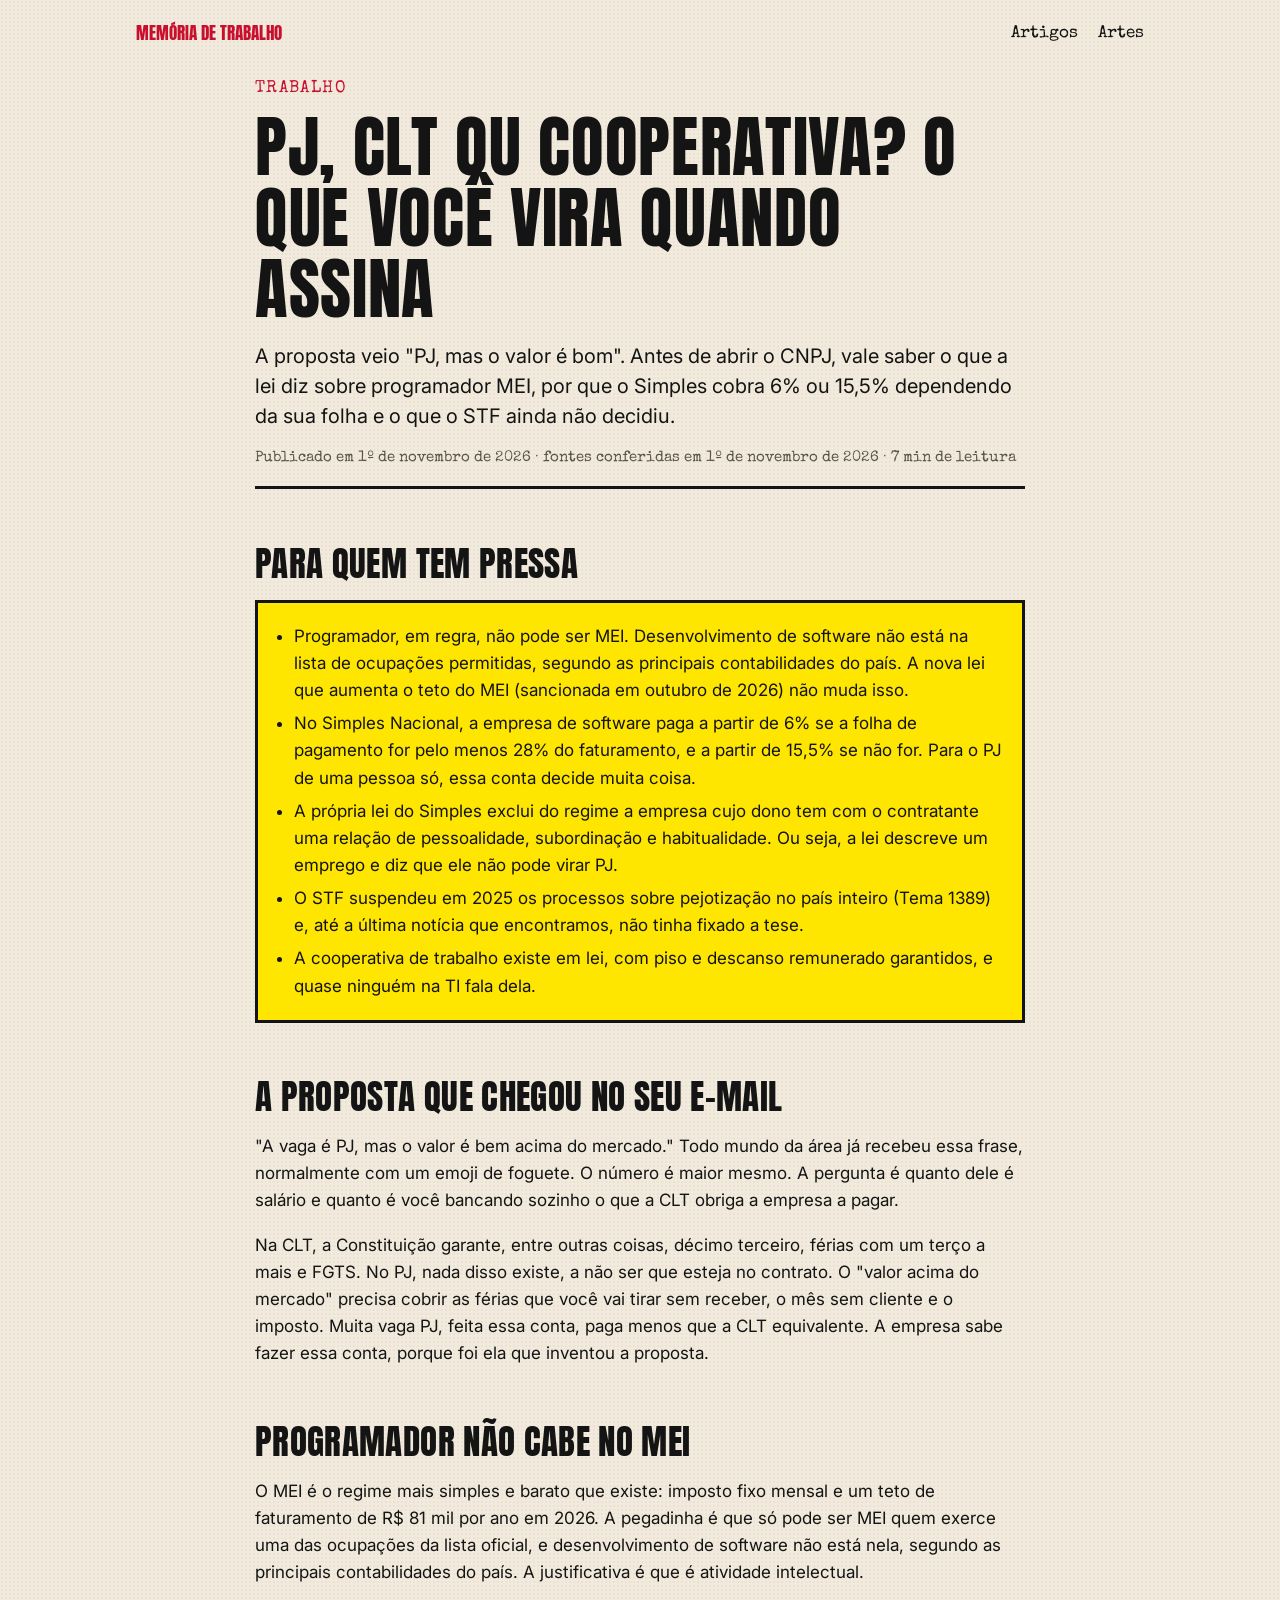
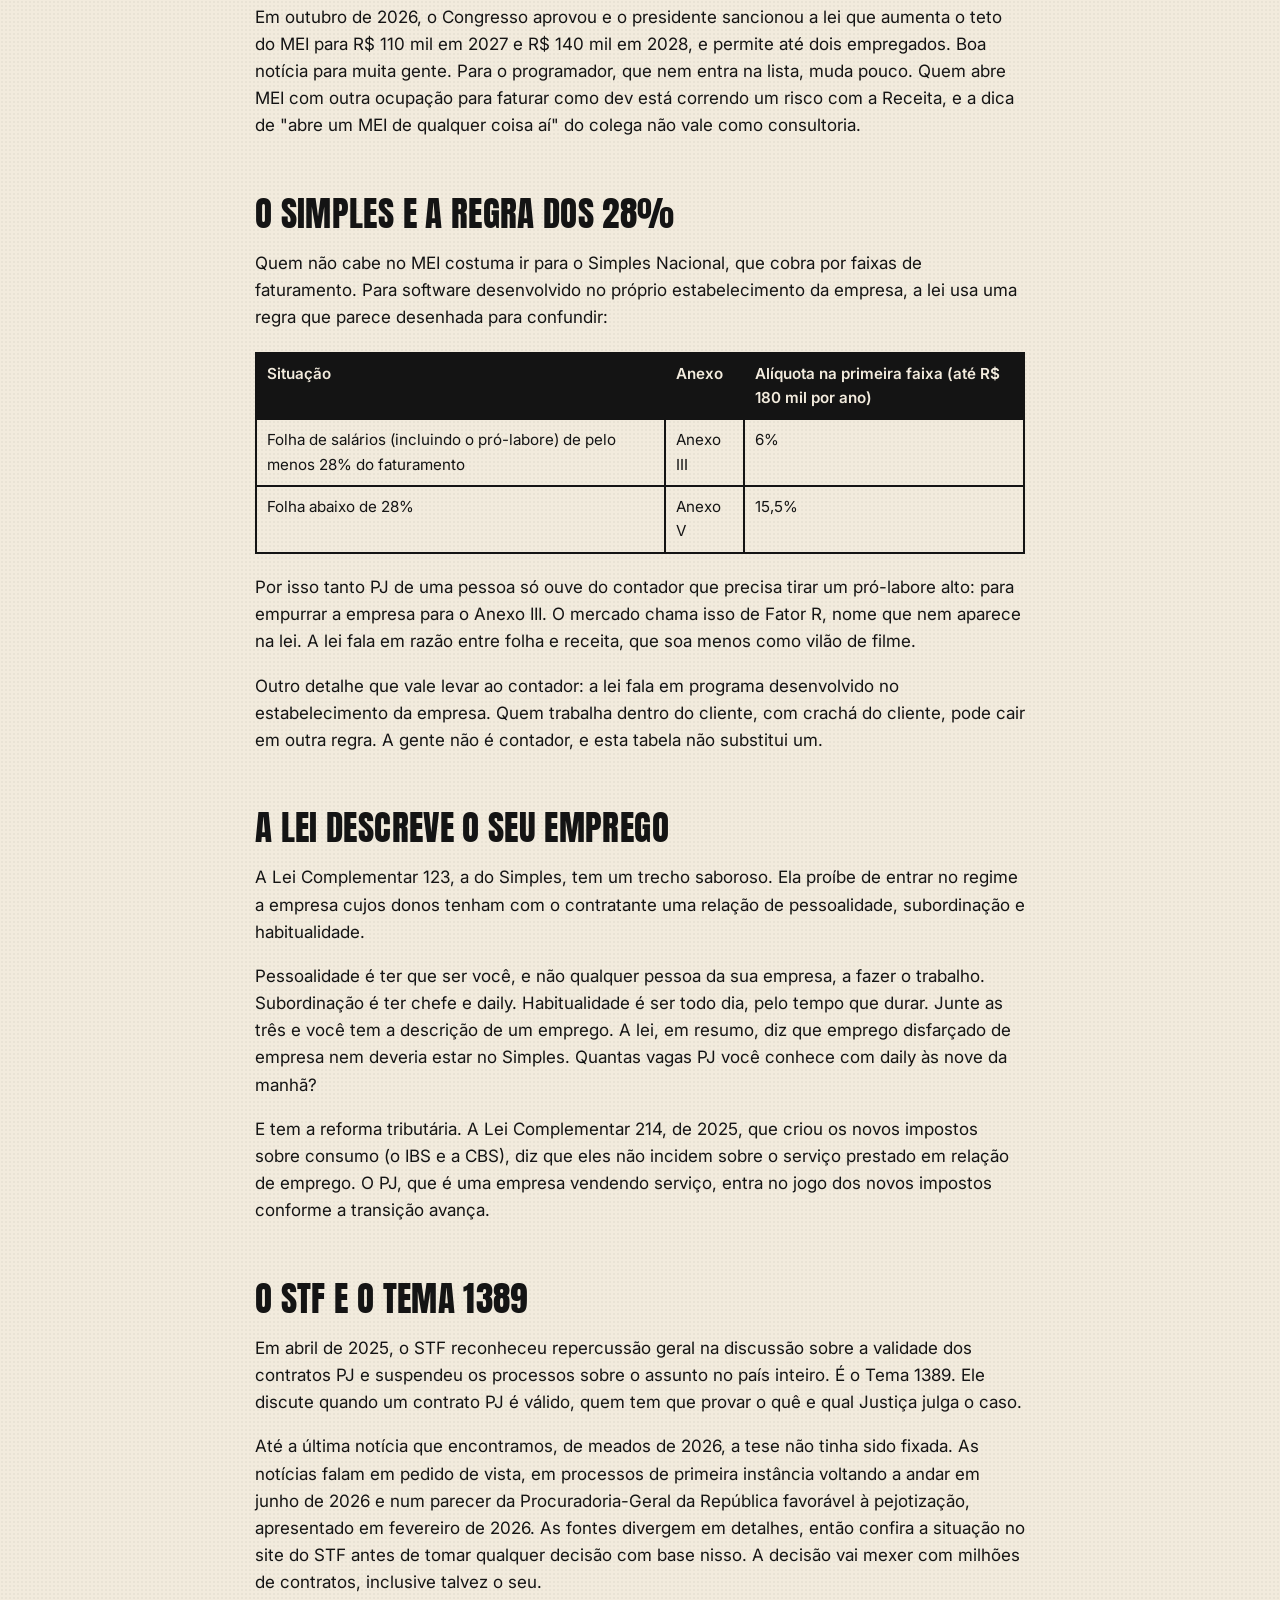
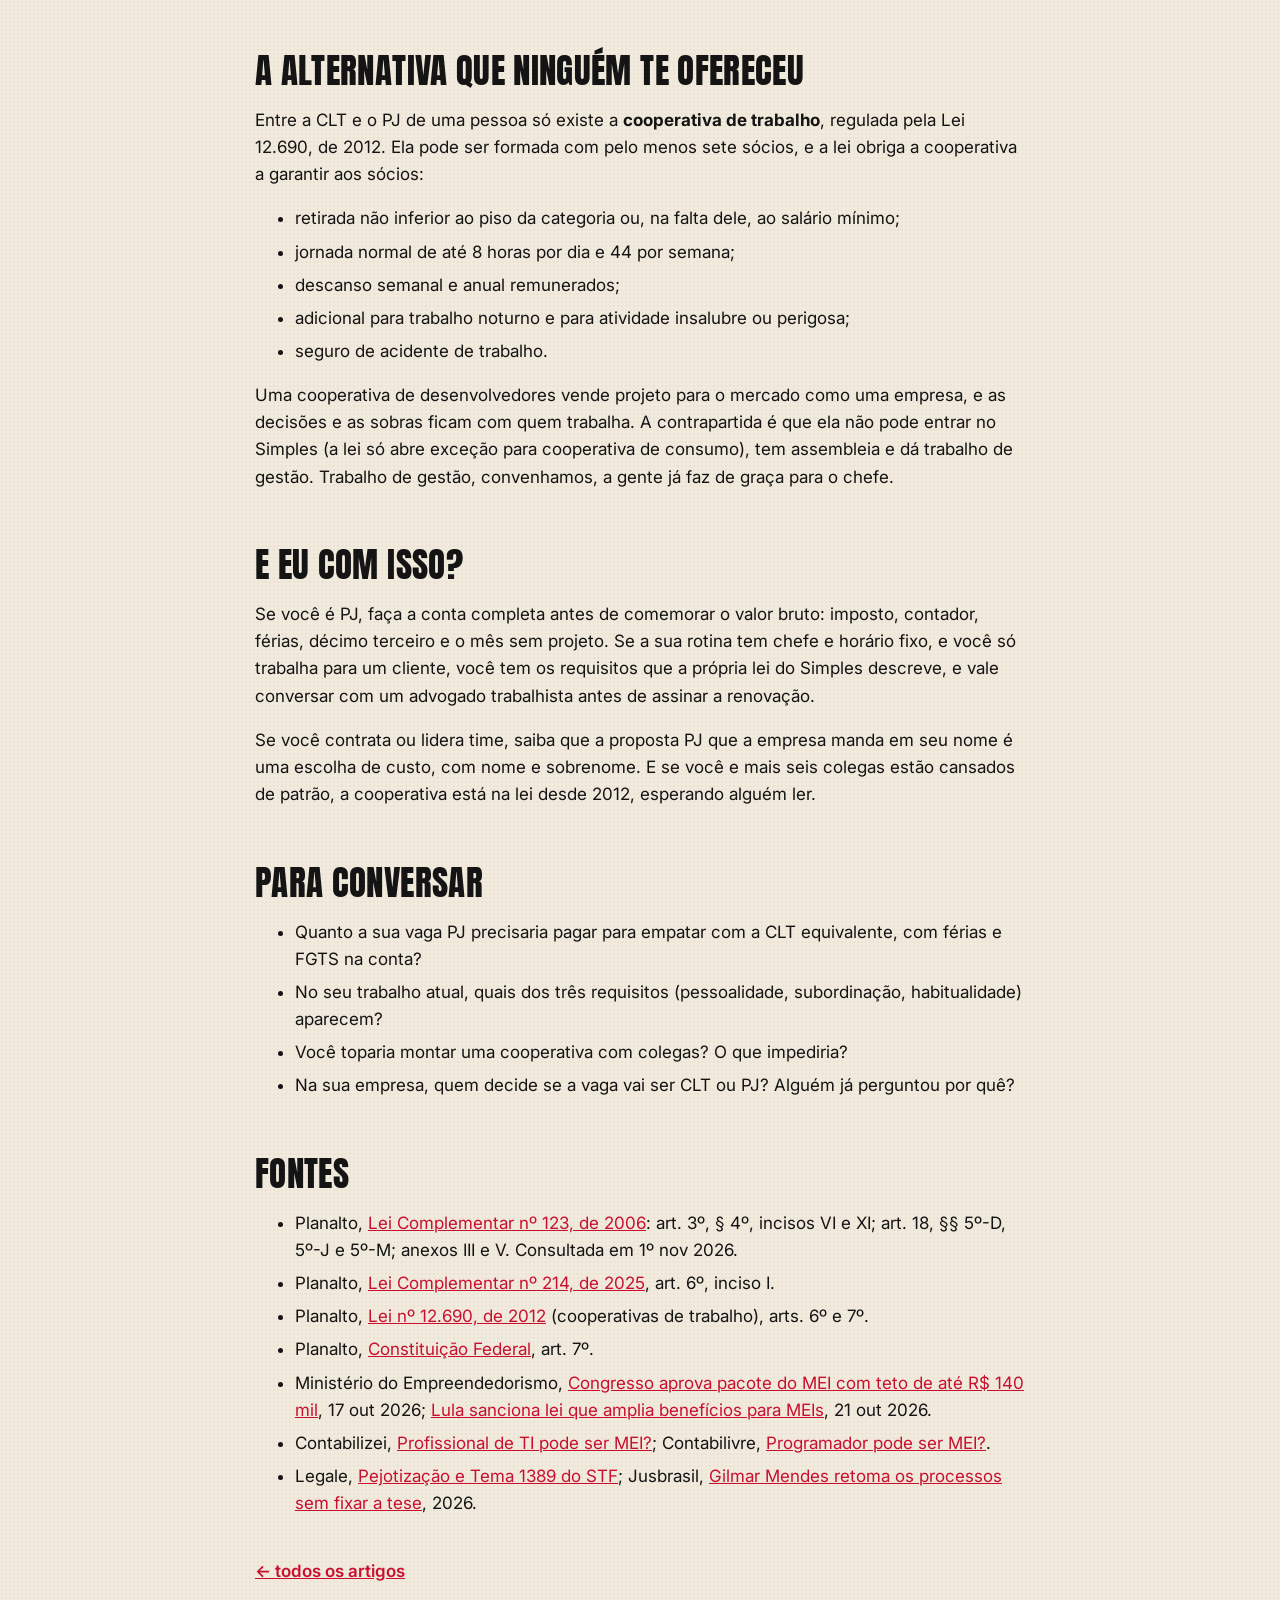
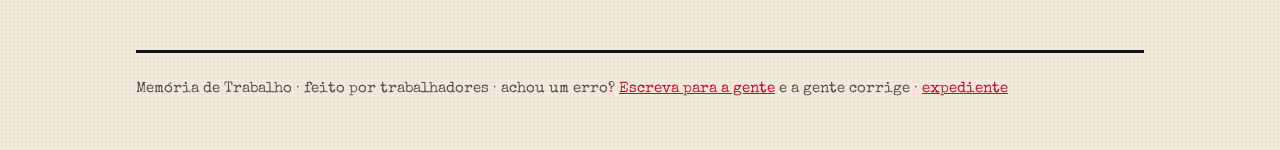
<file: artigos/pj-clt-ou-cooperativa/index.html>
<!doctype html>
<html lang="pt-BR">
<head>
  <meta charset="utf-8">
  <meta name="viewport" content="width=device-width, initial-scale=1">
  <title>PJ, CLT ou cooperativa? O que você vira quando assina · Memória de Trabalho</title>
  <meta name="description" content="A proposta veio &quot;PJ, mas o valor é bom&quot;. Antes de abrir o CNPJ, vale saber o que a lei diz sobre programador MEI, por que o Simples cobra 6% ou 15,5% dependendo da sua folha e o que o STF ainda não decidiu.">
  <meta property="og:title" content="PJ, CLT ou cooperativa? O que você vira quando assina · Memória de Trabalho">
  <meta property="og:description" content="A proposta veio &quot;PJ, mas o valor é bom&quot;. Antes de abrir o CNPJ, vale saber o que a lei diz sobre programador MEI, por que o Simples cobra 6% ou 15,5% dependendo da sua folha e o que o STF ainda não decidiu.">
  <meta property="og:type" content="article">
  <meta property="og:url" content="https://memoria-de-trabalho.github.io/artigos/pj-clt-ou-cooperativa/">
  <meta property="og:image" content="https://memoria-de-trabalho.github.io/assets/capa/capa-podcast-3000.jpg">
  <link rel="icon" href="../../favicon.ico" sizes="32x32">
  <link rel="icon" href="../../assets/favicon/favicon.svg" type="image/svg+xml">
  <link rel="apple-touch-icon" href="../../assets/favicon/apple-touch-icon.png">
  <link rel="stylesheet" href="../../assets/style.css?v=5df26ae0">
</head>
<body>
  <nav class="topo wrap">
    <a href="../../">Memória de Trabalho</a>
    <a href="../../artigos/">Artigos</a>
    <a href="../../artes/">Artes</a>
  </nav>
  <main class="wrap">
    <article class="artigo">
      <p class="kicker">Trabalho</p>
      <h1>PJ, CLT ou cooperativa? O que você vira quando assina</h1>
      <p class="linha-fina">A proposta veio &quot;PJ, mas o valor é bom&quot;. Antes de abrir o CNPJ, vale saber o que a lei diz sobre programador MEI, por que o Simples cobra 6% ou 15,5% dependendo da sua folha e o que o STF ainda não decidiu.</p>
      <p class="meta">Publicado em 1º de novembro de 2026 · fontes conferidas em 1º de novembro de 2026 · 7 min de leitura</p>
<h2>Para quem tem pressa</h2>
<ul>
<li>Programador, em regra, não pode ser MEI. Desenvolvimento de software não está na lista de ocupações permitidas, segundo as principais contabilidades do país. A nova lei que aumenta o teto do MEI (sancionada em outubro de 2026) não muda isso.</li>
<li>No Simples Nacional, a empresa de software paga a partir de 6% se a folha de pagamento for pelo menos 28% do faturamento, e a partir de 15,5% se não for. Para o PJ de uma pessoa só, essa conta decide muita coisa.</li>
<li>A própria lei do Simples exclui do regime a empresa cujo dono tem com o contratante uma relação de pessoalidade, subordinação e habitualidade. Ou seja, a lei descreve um emprego e diz que ele não pode virar PJ.</li>
<li>O STF suspendeu em 2025 os processos sobre pejotização no país inteiro (Tema 1389) e, até a última notícia que encontramos, não tinha fixado a tese.</li>
<li>A cooperativa de trabalho existe em lei, com piso e descanso remunerado garantidos, e quase ninguém na TI fala dela.</li>
</ul>
<h2>A proposta que chegou no seu e-mail</h2>
<p>"A vaga é PJ, mas o valor é bem acima do mercado." Todo mundo da área já recebeu essa frase, normalmente com um emoji de foguete. O número é maior mesmo. A pergunta é quanto dele é salário e quanto é você bancando sozinho o que a CLT obriga a empresa a pagar.</p>
<p>Na CLT, a Constituição garante, entre outras coisas, décimo terceiro, férias com um terço a mais e FGTS. No PJ, nada disso existe, a não ser que esteja no contrato. O "valor acima do mercado" precisa cobrir as férias que você vai tirar sem receber, o mês sem cliente e o imposto. Muita vaga PJ, feita essa conta, paga menos que a CLT equivalente. A empresa sabe fazer essa conta, porque foi ela que inventou a proposta.</p>
<h2>Programador não cabe no MEI</h2>
<p>O MEI é o regime mais simples e barato que existe: imposto fixo mensal e um teto de faturamento de R$ 81 mil por ano em 2026. A pegadinha é que só pode ser MEI quem exerce uma das ocupações da lista oficial, e desenvolvimento de software não está nela, segundo as principais contabilidades do país. A justificativa é que é atividade intelectual.</p>
<p>Em outubro de 2026, o Congresso aprovou e o presidente sancionou a lei que aumenta o teto do MEI para R$ 110 mil em 2027 e R$ 140 mil em 2028, e permite até dois empregados. Boa notícia para muita gente. Para o programador, que nem entra na lista, muda pouco. Quem abre MEI com outra ocupação para faturar como dev está correndo um risco com a Receita, e a dica de "abre um MEI de qualquer coisa aí" do colega não vale como consultoria.</p>
<h2>O Simples e a regra dos 28%</h2>
<p>Quem não cabe no MEI costuma ir para o Simples Nacional, que cobra por faixas de faturamento. Para software desenvolvido no próprio estabelecimento da empresa, a lei usa uma regra que parece desenhada para confundir:</p>
<div class="tabela"><table>
<thead>
<tr>
<th>Situação</th>
<th>Anexo</th>
<th>Alíquota na primeira faixa (até R$ 180 mil por ano)</th>
</tr>
</thead>
<tbody>
<tr>
<td>Folha de salários (incluindo o pró-labore) de pelo menos 28% do faturamento</td>
<td>Anexo III</td>
<td>6%</td>
</tr>
<tr>
<td>Folha abaixo de 28%</td>
<td>Anexo V</td>
<td>15,5%</td>
</tr>
</tbody>
</table></div>
<p>Por isso tanto PJ de uma pessoa só ouve do contador que precisa tirar um pró-labore alto: para empurrar a empresa para o Anexo III. O mercado chama isso de Fator R, nome que nem aparece na lei. A lei fala em razão entre folha e receita, que soa menos como vilão de filme.</p>
<p>Outro detalhe que vale levar ao contador: a lei fala em programa desenvolvido no estabelecimento da empresa. Quem trabalha dentro do cliente, com crachá do cliente, pode cair em outra regra. A gente não é contador, e esta tabela não substitui um.</p>
<h2>A lei descreve o seu emprego</h2>
<p>A Lei Complementar 123, a do Simples, tem um trecho saboroso. Ela proíbe de entrar no regime a empresa cujos donos tenham com o contratante uma relação de pessoalidade, subordinação e habitualidade.</p>
<p>Pessoalidade é ter que ser você, e não qualquer pessoa da sua empresa, a fazer o trabalho. Subordinação é ter chefe e daily. Habitualidade é ser todo dia, pelo tempo que durar. Junte as três e você tem a descrição de um emprego. A lei, em resumo, diz que emprego disfarçado de empresa nem deveria estar no Simples. Quantas vagas PJ você conhece com daily às nove da manhã?</p>
<p>E tem a reforma tributária. A Lei Complementar 214, de 2025, que criou os novos impostos sobre consumo (o IBS e a CBS), diz que eles não incidem sobre o serviço prestado em relação de emprego. O PJ, que é uma empresa vendendo serviço, entra no jogo dos novos impostos conforme a transição avança.</p>
<h2>O STF e o Tema 1389</h2>
<p>Em abril de 2025, o STF reconheceu repercussão geral na discussão sobre a validade dos contratos PJ e suspendeu os processos sobre o assunto no país inteiro. É o Tema 1389. Ele discute quando um contrato PJ é válido, quem tem que provar o quê e qual Justiça julga o caso.</p>
<p>Até a última notícia que encontramos, de meados de 2026, a tese não tinha sido fixada. As notícias falam em pedido de vista, em processos de primeira instância voltando a andar em junho de 2026 e num parecer da Procuradoria-Geral da República favorável à pejotização, apresentado em fevereiro de 2026. As fontes divergem em detalhes, então confira a situação no site do STF antes de tomar qualquer decisão com base nisso. A decisão vai mexer com milhões de contratos, inclusive talvez o seu.</p>
<h2>A alternativa que ninguém te ofereceu</h2>
<p>Entre a CLT e o PJ de uma pessoa só existe a <strong>cooperativa de trabalho</strong>, regulada pela Lei 12.690, de 2012. Ela pode ser formada com pelo menos sete sócios, e a lei obriga a cooperativa a garantir aos sócios:</p>
<ul>
<li>retirada não inferior ao piso da categoria ou, na falta dele, ao salário mínimo;</li>
<li>jornada normal de até 8 horas por dia e 44 por semana;</li>
<li>descanso semanal e anual remunerados;</li>
<li>adicional para trabalho noturno e para atividade insalubre ou perigosa;</li>
<li>seguro de acidente de trabalho.</li>
</ul>
<p>Uma cooperativa de desenvolvedores vende projeto para o mercado como uma empresa, e as decisões e as sobras ficam com quem trabalha. A contrapartida é que ela não pode entrar no Simples (a lei só abre exceção para cooperativa de consumo), tem assembleia e dá trabalho de gestão. Trabalho de gestão, convenhamos, a gente já faz de graça para o chefe.</p>
<h2>E eu com isso?</h2>
<p>Se você é PJ, faça a conta completa antes de comemorar o valor bruto: imposto, contador, férias, décimo terceiro e o mês sem projeto. Se a sua rotina tem chefe e horário fixo, e você só trabalha para um cliente, você tem os requisitos que a própria lei do Simples descreve, e vale conversar com um advogado trabalhista antes de assinar a renovação.</p>
<p>Se você contrata ou lidera time, saiba que a proposta PJ que a empresa manda em seu nome é uma escolha de custo, com nome e sobrenome. E se você e mais seis colegas estão cansados de patrão, a cooperativa está na lei desde 2012, esperando alguém ler.</p>
<h2>Para conversar</h2>
<ul>
<li>Quanto a sua vaga PJ precisaria pagar para empatar com a CLT equivalente, com férias e FGTS na conta?</li>
<li>No seu trabalho atual, quais dos três requisitos (pessoalidade, subordinação, habitualidade) aparecem?</li>
<li>Você toparia montar uma cooperativa com colegas? O que impediria?</li>
<li>Na sua empresa, quem decide se a vaga vai ser CLT ou PJ? Alguém já perguntou por quê?</li>
</ul>
<h2>Fontes</h2>
<ul>
<li>Planalto, <a href="https://www.planalto.gov.br/ccivil_03/leis/lcp/lcp123.htm" target="_blank" rel="noopener">Lei Complementar nº 123, de 2006</a>: art. 3º, § 4º, incisos VI e XI; art. 18, §§ 5º-D, 5º-J e 5º-M; anexos III e V. Consultada em 1º nov 2026.</li>
<li>Planalto, <a href="https://www.planalto.gov.br/ccivil_03/leis/lcp/Lcp214.htm" target="_blank" rel="noopener">Lei Complementar nº 214, de 2025</a>, art. 6º, inciso I.</li>
<li>Planalto, <a href="https://www.planalto.gov.br/ccivil_03/_ato2011-2014/2012/lei/l12690.htm" target="_blank" rel="noopener">Lei nº 12.690, de 2012</a> (cooperativas de trabalho), arts. 6º e 7º.</li>
<li>Planalto, <a href="https://www.planalto.gov.br/ccivil_03/constituicao/constituicao.htm" target="_blank" rel="noopener">Constituição Federal</a>, art. 7º.</li>
<li>Ministério do Empreendedorismo, <a href="https://www.gov.br/memp/pt-br/assuntos/noticias/congresso-aprova-pacote-do-mei-com-teto-de-ate-r-140-mil-dois-empregados-e-perdao-de-dividas-federais" target="_blank" rel="noopener">Congresso aprova pacote do MEI com teto de até R$ 140 mil</a>, 17 out 2026; <a href="https://www.gov.br/memp/pt-br/assuntos/noticias/lula-sanciona-lei-que-amplia-beneficios-para-meis-e-envia-ao-congresso-pec-sobre-tarifa-zero-no-transporte-coletivo" target="_blank" rel="noopener">Lula sanciona lei que amplia benefícios para MEIs</a>, 21 out 2026.</li>
<li>Contabilizei, <a href="https://www.contabilizei.com.br/contabilidade-online/profissional-de-ti-pode-ser-mei/" target="_blank" rel="noopener">Profissional de TI pode ser MEI?</a>; Contabilivre, <a href="https://www.contabilivre.com.br/blog/programador-pode-ser-mei-entenda-sobre-o-assunto" target="_blank" rel="noopener">Programador pode ser MEI?</a>.</li>
<li>Legale, <a href="https://legale.com.br/blog/pejotizacao-tema-1389-stf-competencia/" target="_blank" rel="noopener">Pejotização e Tema 1389 do STF</a>; Jusbrasil, <a href="https://www.jusbrasil.com.br/artigos/pejotizacao-e-o-tema-1389-do-stf-gilmar-mendes-retoma-os-processos-sem-fixar-a-tese-o-que-muda-e-o-que-ainda-esta-em-aberto/6444124266" target="_blank" rel="noopener">Gilmar Mendes retoma os processos sem fixar a tese</a>, 2026.</li>
</ul>
      <p class="voltar"><a href="../">← todos os artigos</a></p>
    </article>
    <footer>
      Memória de Trabalho · feito por trabalhadores · achou um erro? <a href="mailto:thothandson@icloud.com">Escreva para a gente</a> e a gente corrige · <a href="../../#expediente">expediente</a>
    </footer>
  </main>
</body>
</html>
</file>
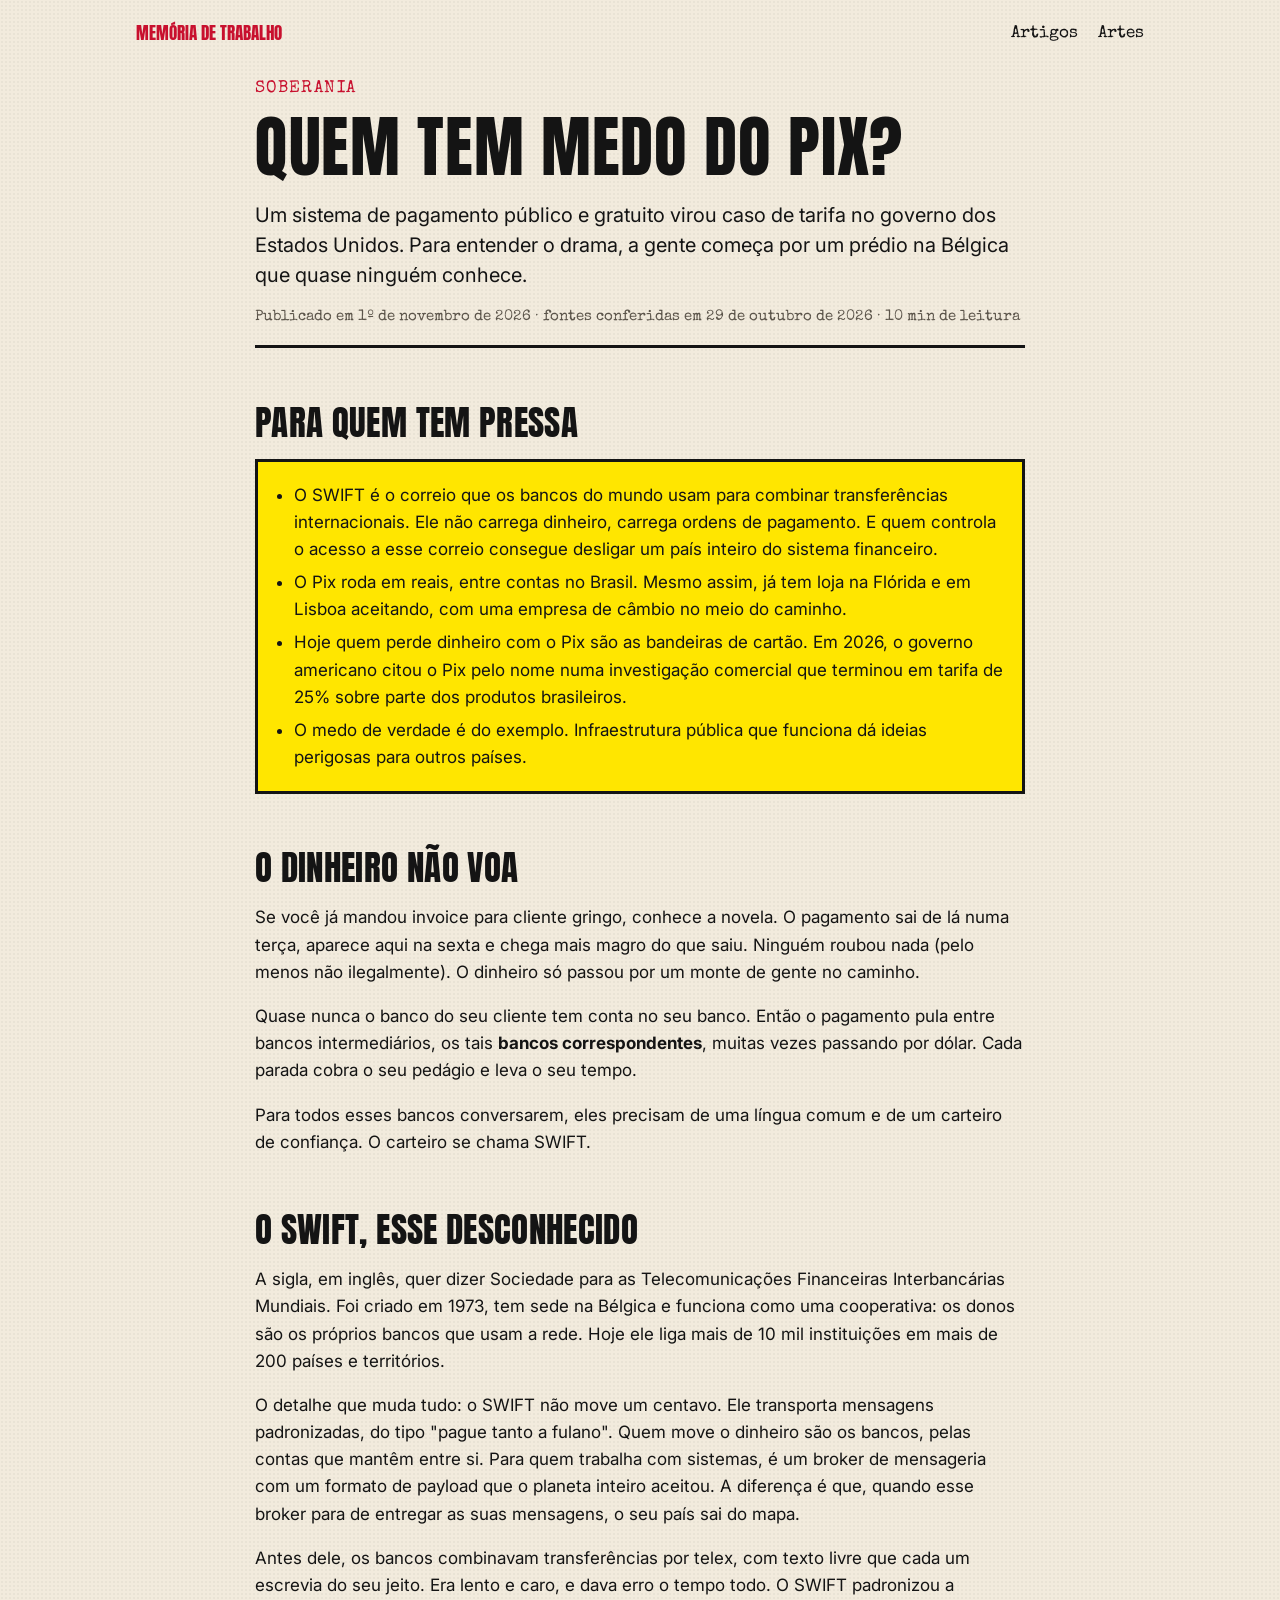
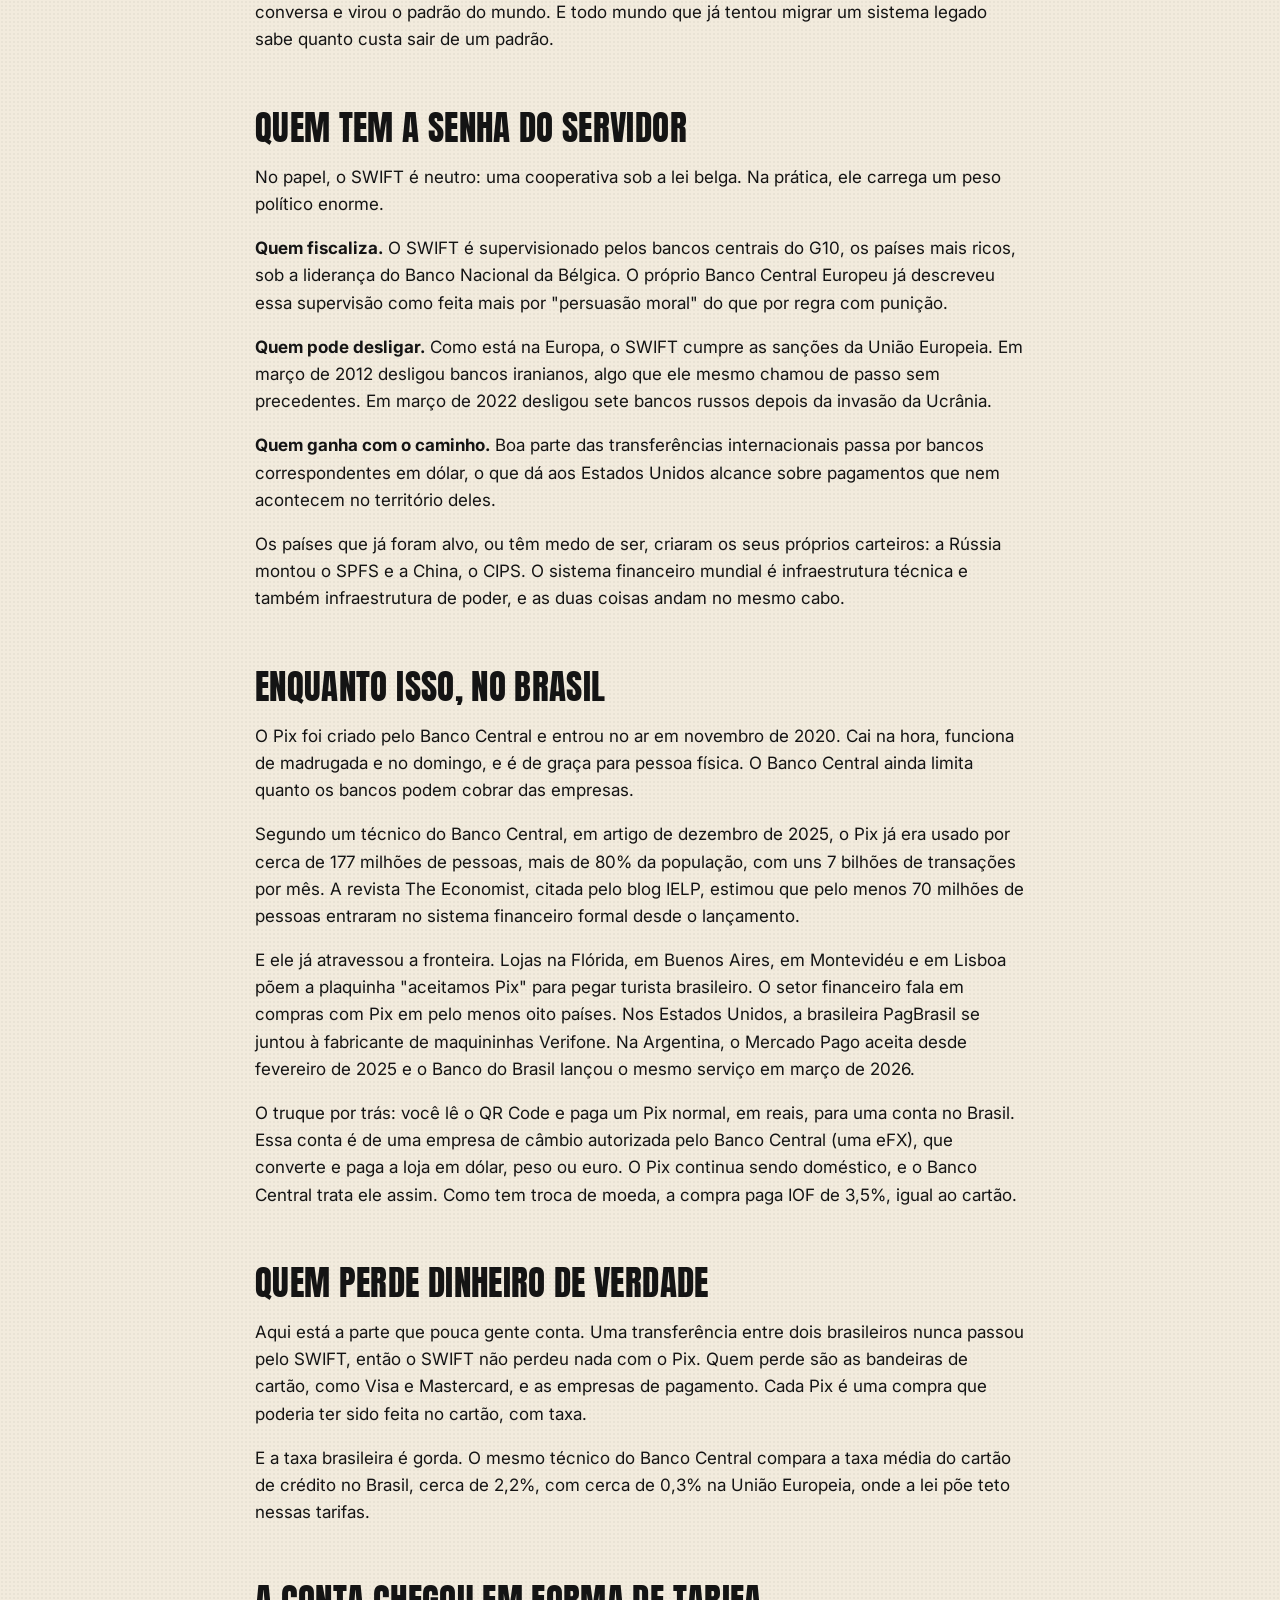
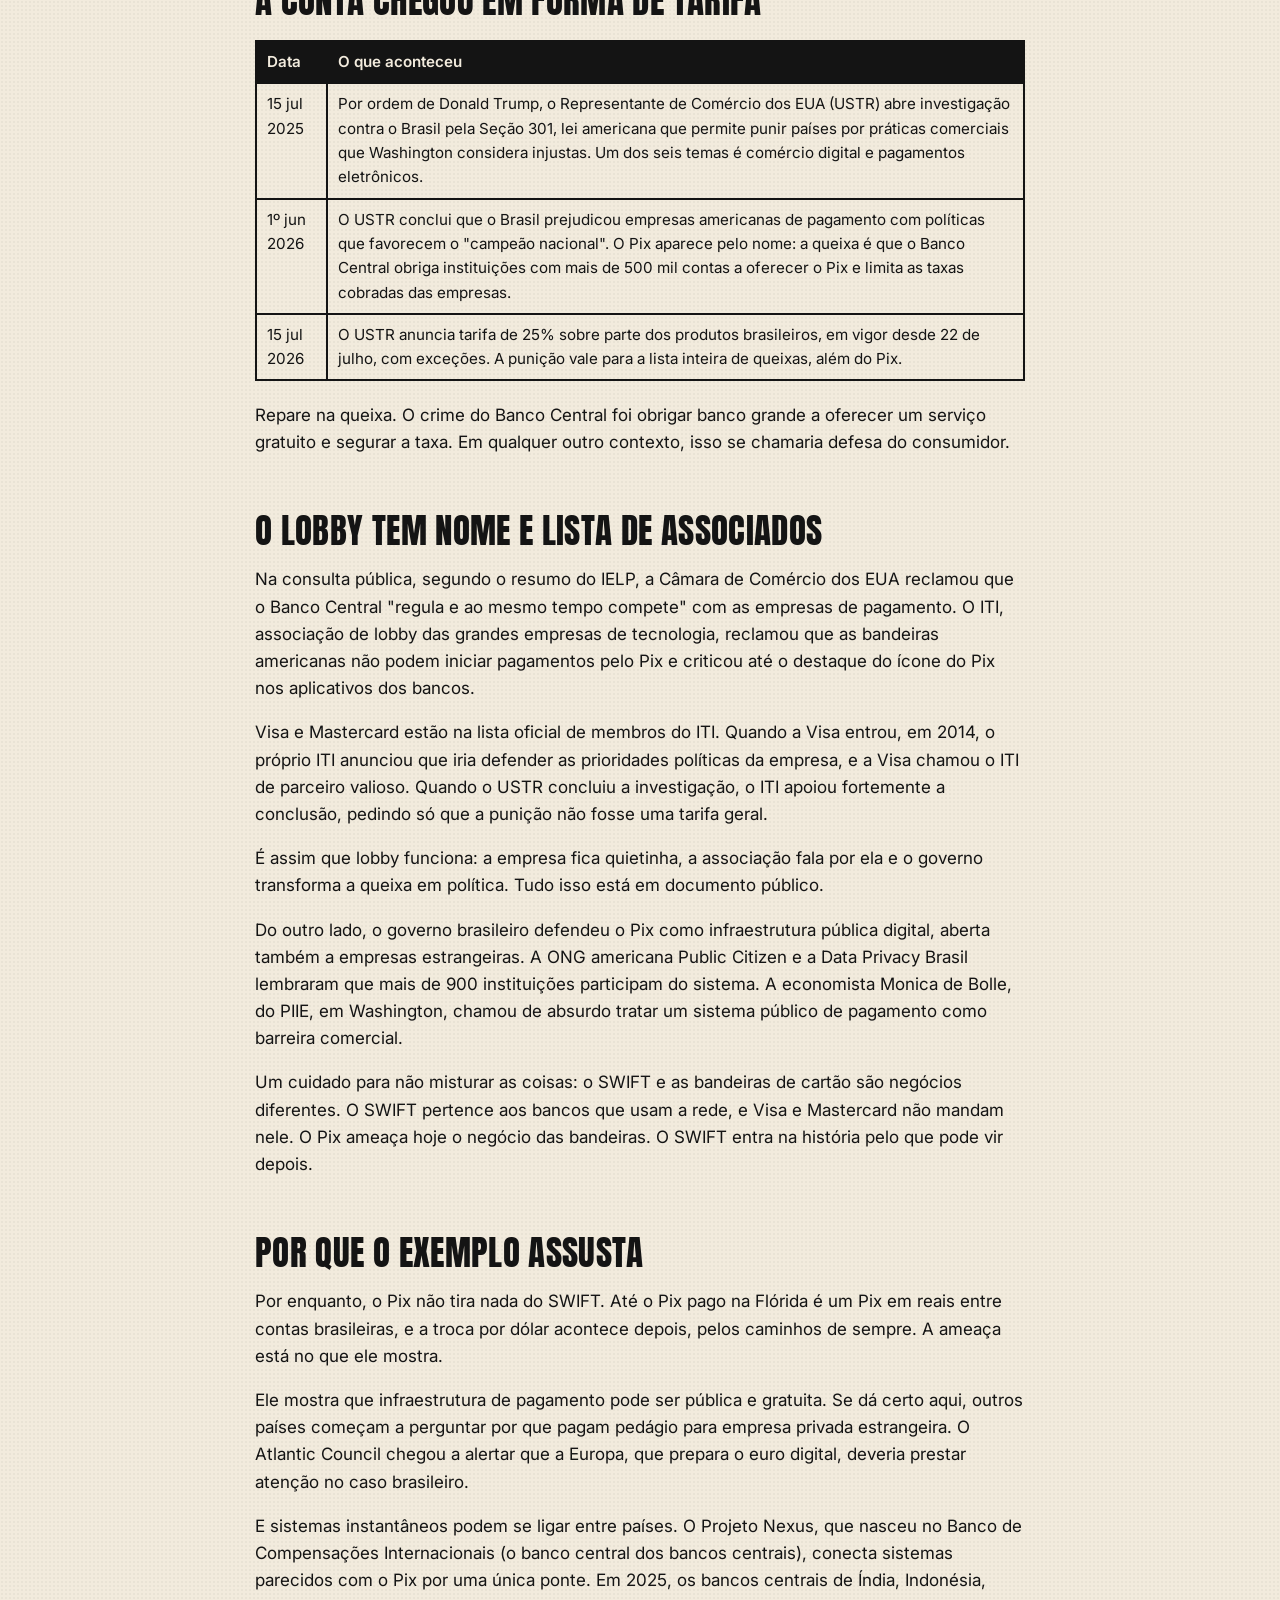
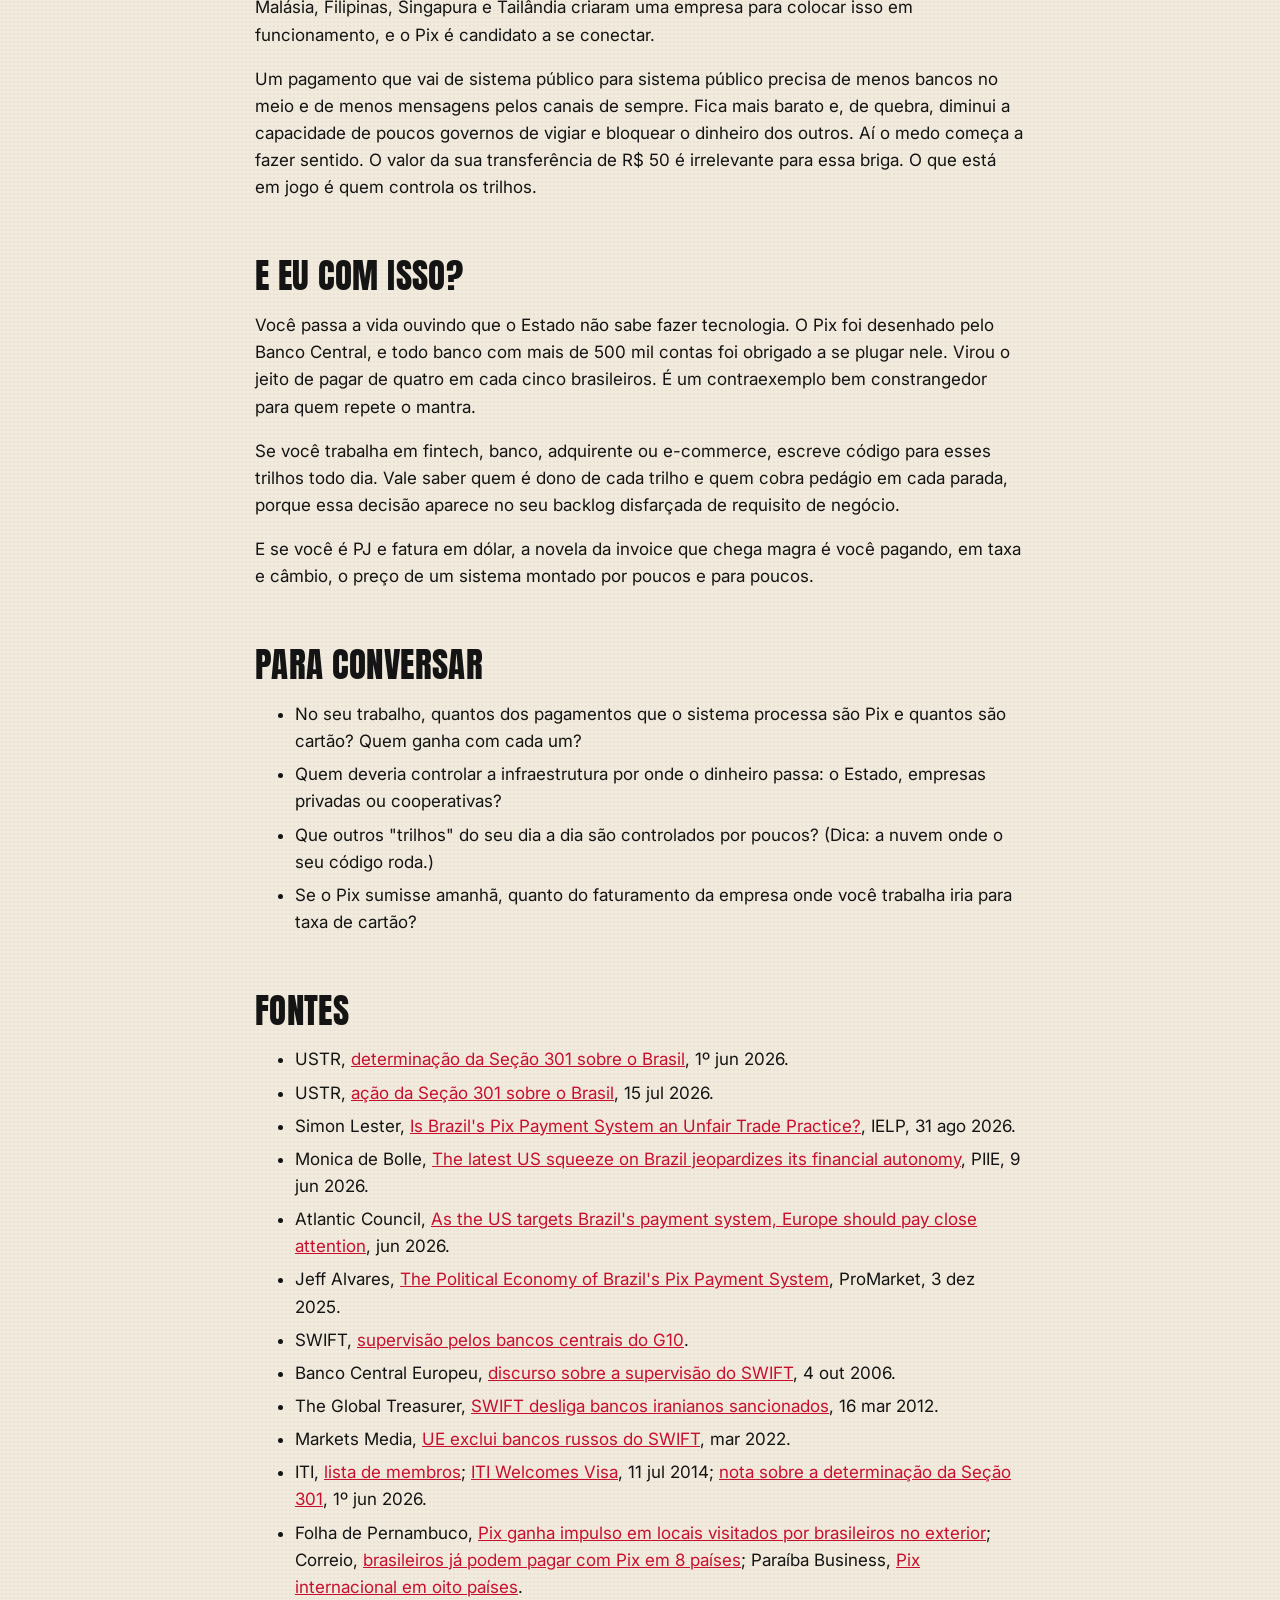
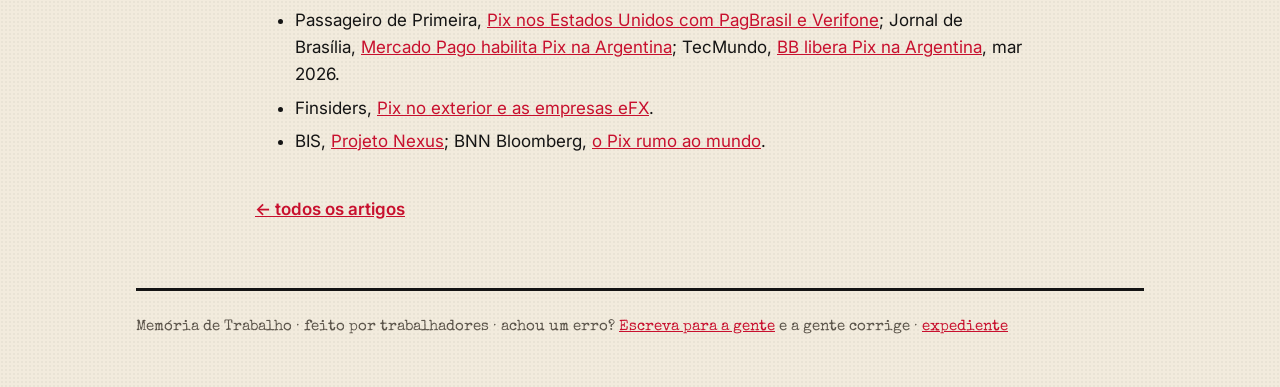
<file: artigos/quem-tem-medo-do-pix/index.html>
<!doctype html>
<html lang="pt-BR">
<head>
  <meta charset="utf-8">
  <meta name="viewport" content="width=device-width, initial-scale=1">
  <title>Quem tem medo do Pix? · Memória de Trabalho</title>
  <meta name="description" content="Um sistema de pagamento público e gratuito virou caso de tarifa no governo dos Estados Unidos. Para entender o drama, a gente começa por um prédio na Bélgica que quase ninguém conhece.">
  <meta property="og:title" content="Quem tem medo do Pix? · Memória de Trabalho">
  <meta property="og:description" content="Um sistema de pagamento público e gratuito virou caso de tarifa no governo dos Estados Unidos. Para entender o drama, a gente começa por um prédio na Bélgica que quase ninguém conhece.">
  <meta property="og:type" content="article">
  <meta property="og:url" content="https://memoria-de-trabalho.github.io/artigos/quem-tem-medo-do-pix/">
  <meta property="og:image" content="https://memoria-de-trabalho.github.io/assets/capa/capa-podcast-3000.jpg">
  <link rel="icon" href="../../favicon.ico" sizes="32x32">
  <link rel="icon" href="../../assets/favicon/favicon.svg" type="image/svg+xml">
  <link rel="apple-touch-icon" href="../../assets/favicon/apple-touch-icon.png">
  <link rel="stylesheet" href="../../assets/style.css?v=5df26ae0">
</head>
<body>
  <nav class="topo wrap">
    <a href="../../">Memória de Trabalho</a>
    <a href="../../artigos/">Artigos</a>
    <a href="../../artes/">Artes</a>
  </nav>
  <main class="wrap">
    <article class="artigo">
      <p class="kicker">Soberania</p>
      <h1>Quem tem medo do Pix?</h1>
      <p class="linha-fina">Um sistema de pagamento público e gratuito virou caso de tarifa no governo dos Estados Unidos. Para entender o drama, a gente começa por um prédio na Bélgica que quase ninguém conhece.</p>
      <p class="meta">Publicado em 1º de novembro de 2026 · fontes conferidas em 29 de outubro de 2026 · 10 min de leitura</p>
<h2>Para quem tem pressa</h2>
<ul>
<li>O SWIFT é o correio que os bancos do mundo usam para combinar transferências internacionais. Ele não carrega dinheiro, carrega ordens de pagamento. E quem controla o acesso a esse correio consegue desligar um país inteiro do sistema financeiro.</li>
<li>O Pix roda em reais, entre contas no Brasil. Mesmo assim, já tem loja na Flórida e em Lisboa aceitando, com uma empresa de câmbio no meio do caminho.</li>
<li>Hoje quem perde dinheiro com o Pix são as bandeiras de cartão. Em 2026, o governo americano citou o Pix pelo nome numa investigação comercial que terminou em tarifa de 25% sobre parte dos produtos brasileiros.</li>
<li>O medo de verdade é do exemplo. Infraestrutura pública que funciona dá ideias perigosas para outros países.</li>
</ul>
<h2>O dinheiro não voa</h2>
<p>Se você já mandou invoice para cliente gringo, conhece a novela. O pagamento sai de lá numa terça, aparece aqui na sexta e chega mais magro do que saiu. Ninguém roubou nada (pelo menos não ilegalmente). O dinheiro só passou por um monte de gente no caminho.</p>
<p>Quase nunca o banco do seu cliente tem conta no seu banco. Então o pagamento pula entre bancos intermediários, os tais <strong>bancos correspondentes</strong>, muitas vezes passando por dólar. Cada parada cobra o seu pedágio e leva o seu tempo.</p>
<p>Para todos esses bancos conversarem, eles precisam de uma língua comum e de um carteiro de confiança. O carteiro se chama SWIFT.</p>
<h2>O SWIFT, esse desconhecido</h2>
<p>A sigla, em inglês, quer dizer Sociedade para as Telecomunicações Financeiras Interbancárias Mundiais. Foi criado em 1973, tem sede na Bélgica e funciona como uma cooperativa: os donos são os próprios bancos que usam a rede. Hoje ele liga mais de 10 mil instituições em mais de 200 países e territórios.</p>
<p>O detalhe que muda tudo: o SWIFT não move um centavo. Ele transporta mensagens padronizadas, do tipo "pague tanto a fulano". Quem move o dinheiro são os bancos, pelas contas que mantêm entre si. Para quem trabalha com sistemas, é um broker de mensageria com um formato de payload que o planeta inteiro aceitou. A diferença é que, quando esse broker para de entregar as suas mensagens, o seu país sai do mapa.</p>
<p>Antes dele, os bancos combinavam transferências por telex, com texto livre que cada um escrevia do seu jeito. Era lento e caro, e dava erro o tempo todo. O SWIFT padronizou a conversa e virou o padrão do mundo. E todo mundo que já tentou migrar um sistema legado sabe quanto custa sair de um padrão.</p>
<h2>Quem tem a senha do servidor</h2>
<p>No papel, o SWIFT é neutro: uma cooperativa sob a lei belga. Na prática, ele carrega um peso político enorme.</p>
<p><strong>Quem fiscaliza.</strong> O SWIFT é supervisionado pelos bancos centrais do G10, os países mais ricos, sob a liderança do Banco Nacional da Bélgica. O próprio Banco Central Europeu já descreveu essa supervisão como feita mais por "persuasão moral" do que por regra com punição.</p>
<p><strong>Quem pode desligar.</strong> Como está na Europa, o SWIFT cumpre as sanções da União Europeia. Em março de 2012 desligou bancos iranianos, algo que ele mesmo chamou de passo sem precedentes. Em março de 2022 desligou sete bancos russos depois da invasão da Ucrânia.</p>
<p><strong>Quem ganha com o caminho.</strong> Boa parte das transferências internacionais passa por bancos correspondentes em dólar, o que dá aos Estados Unidos alcance sobre pagamentos que nem acontecem no território deles.</p>
<p>Os países que já foram alvo, ou têm medo de ser, criaram os seus próprios carteiros: a Rússia montou o SPFS e a China, o CIPS. O sistema financeiro mundial é infraestrutura técnica e também infraestrutura de poder, e as duas coisas andam no mesmo cabo.</p>
<h2>Enquanto isso, no Brasil</h2>
<p>O Pix foi criado pelo Banco Central e entrou no ar em novembro de 2020. Cai na hora, funciona de madrugada e no domingo, e é de graça para pessoa física. O Banco Central ainda limita quanto os bancos podem cobrar das empresas.</p>
<p>Segundo um técnico do Banco Central, em artigo de dezembro de 2025, o Pix já era usado por cerca de 177 milhões de pessoas, mais de 80% da população, com uns 7 bilhões de transações por mês. A revista The Economist, citada pelo blog IELP, estimou que pelo menos 70 milhões de pessoas entraram no sistema financeiro formal desde o lançamento.</p>
<p>E ele já atravessou a fronteira. Lojas na Flórida, em Buenos Aires, em Montevidéu e em Lisboa põem a plaquinha "aceitamos Pix" para pegar turista brasileiro. O setor financeiro fala em compras com Pix em pelo menos oito países. Nos Estados Unidos, a brasileira PagBrasil se juntou à fabricante de maquininhas Verifone. Na Argentina, o Mercado Pago aceita desde fevereiro de 2025 e o Banco do Brasil lançou o mesmo serviço em março de 2026.</p>
<p>O truque por trás: você lê o QR Code e paga um Pix normal, em reais, para uma conta no Brasil. Essa conta é de uma empresa de câmbio autorizada pelo Banco Central (uma eFX), que converte e paga a loja em dólar, peso ou euro. O Pix continua sendo doméstico, e o Banco Central trata ele assim. Como tem troca de moeda, a compra paga IOF de 3,5%, igual ao cartão.</p>
<h2>Quem perde dinheiro de verdade</h2>
<p>Aqui está a parte que pouca gente conta. Uma transferência entre dois brasileiros nunca passou pelo SWIFT, então o SWIFT não perdeu nada com o Pix. Quem perde são as bandeiras de cartão, como Visa e Mastercard, e as empresas de pagamento. Cada Pix é uma compra que poderia ter sido feita no cartão, com taxa.</p>
<p>E a taxa brasileira é gorda. O mesmo técnico do Banco Central compara a taxa média do cartão de crédito no Brasil, cerca de 2,2%, com cerca de 0,3% na União Europeia, onde a lei põe teto nessas tarifas.</p>
<h2>A conta chegou em forma de tarifa</h2>
<div class="tabela"><table>
<thead>
<tr>
<th>Data</th>
<th>O que aconteceu</th>
</tr>
</thead>
<tbody>
<tr>
<td>15 jul 2025</td>
<td>Por ordem de Donald Trump, o Representante de Comércio dos EUA (USTR) abre investigação contra o Brasil pela Seção 301, lei americana que permite punir países por práticas comerciais que Washington considera injustas. Um dos seis temas é comércio digital e pagamentos eletrônicos.</td>
</tr>
<tr>
<td>1º jun 2026</td>
<td>O USTR conclui que o Brasil prejudicou empresas americanas de pagamento com políticas que favorecem o "campeão nacional". O Pix aparece pelo nome: a queixa é que o Banco Central obriga instituições com mais de 500 mil contas a oferecer o Pix e limita as taxas cobradas das empresas.</td>
</tr>
<tr>
<td>15 jul 2026</td>
<td>O USTR anuncia tarifa de 25% sobre parte dos produtos brasileiros, em vigor desde 22 de julho, com exceções. A punição vale para a lista inteira de queixas, além do Pix.</td>
</tr>
</tbody>
</table></div>
<p>Repare na queixa. O crime do Banco Central foi obrigar banco grande a oferecer um serviço gratuito e segurar a taxa. Em qualquer outro contexto, isso se chamaria defesa do consumidor.</p>
<h2>O lobby tem nome e lista de associados</h2>
<p>Na consulta pública, segundo o resumo do IELP, a Câmara de Comércio dos EUA reclamou que o Banco Central "regula e ao mesmo tempo compete" com as empresas de pagamento. O ITI, associação de lobby das grandes empresas de tecnologia, reclamou que as bandeiras americanas não podem iniciar pagamentos pelo Pix e criticou até o destaque do ícone do Pix nos aplicativos dos bancos.</p>
<p>Visa e Mastercard estão na lista oficial de membros do ITI. Quando a Visa entrou, em 2014, o próprio ITI anunciou que iria defender as prioridades políticas da empresa, e a Visa chamou o ITI de parceiro valioso. Quando o USTR concluiu a investigação, o ITI apoiou fortemente a conclusão, pedindo só que a punição não fosse uma tarifa geral.</p>
<p>É assim que lobby funciona: a empresa fica quietinha, a associação fala por ela e o governo transforma a queixa em política. Tudo isso está em documento público.</p>
<p>Do outro lado, o governo brasileiro defendeu o Pix como infraestrutura pública digital, aberta também a empresas estrangeiras. A ONG americana Public Citizen e a Data Privacy Brasil lembraram que mais de 900 instituições participam do sistema. A economista Monica de Bolle, do PIIE, em Washington, chamou de absurdo tratar um sistema público de pagamento como barreira comercial.</p>
<p>Um cuidado para não misturar as coisas: o SWIFT e as bandeiras de cartão são negócios diferentes. O SWIFT pertence aos bancos que usam a rede, e Visa e Mastercard não mandam nele. O Pix ameaça hoje o negócio das bandeiras. O SWIFT entra na história pelo que pode vir depois.</p>
<h2>Por que o exemplo assusta</h2>
<p>Por enquanto, o Pix não tira nada do SWIFT. Até o Pix pago na Flórida é um Pix em reais entre contas brasileiras, e a troca por dólar acontece depois, pelos caminhos de sempre. A ameaça está no que ele mostra.</p>
<p>Ele mostra que infraestrutura de pagamento pode ser pública e gratuita. Se dá certo aqui, outros países começam a perguntar por que pagam pedágio para empresa privada estrangeira. O Atlantic Council chegou a alertar que a Europa, que prepara o euro digital, deveria prestar atenção no caso brasileiro.</p>
<p>E sistemas instantâneos podem se ligar entre países. O Projeto Nexus, que nasceu no Banco de Compensações Internacionais (o banco central dos bancos centrais), conecta sistemas parecidos com o Pix por uma única ponte. Em 2025, os bancos centrais de Índia, Indonésia, Malásia, Filipinas, Singapura e Tailândia criaram uma empresa para colocar isso em funcionamento, e o Pix é candidato a se conectar.</p>
<p>Um pagamento que vai de sistema público para sistema público precisa de menos bancos no meio e de menos mensagens pelos canais de sempre. Fica mais barato e, de quebra, diminui a capacidade de poucos governos de vigiar e bloquear o dinheiro dos outros. Aí o medo começa a fazer sentido. O valor da sua transferência de R$ 50 é irrelevante para essa briga. O que está em jogo é quem controla os trilhos.</p>
<h2>E eu com isso?</h2>
<p>Você passa a vida ouvindo que o Estado não sabe fazer tecnologia. O Pix foi desenhado pelo Banco Central, e todo banco com mais de 500 mil contas foi obrigado a se plugar nele. Virou o jeito de pagar de quatro em cada cinco brasileiros. É um contraexemplo bem constrangedor para quem repete o mantra.</p>
<p>Se você trabalha em fintech, banco, adquirente ou e-commerce, escreve código para esses trilhos todo dia. Vale saber quem é dono de cada trilho e quem cobra pedágio em cada parada, porque essa decisão aparece no seu backlog disfarçada de requisito de negócio.</p>
<p>E se você é PJ e fatura em dólar, a novela da invoice que chega magra é você pagando, em taxa e câmbio, o preço de um sistema montado por poucos e para poucos.</p>
<h2>Para conversar</h2>
<ul>
<li>No seu trabalho, quantos dos pagamentos que o sistema processa são Pix e quantos são cartão? Quem ganha com cada um?</li>
<li>Quem deveria controlar a infraestrutura por onde o dinheiro passa: o Estado, empresas privadas ou cooperativas?</li>
<li>Que outros "trilhos" do seu dia a dia são controlados por poucos? (Dica: a nuvem onde o seu código roda.)</li>
<li>Se o Pix sumisse amanhã, quanto do faturamento da empresa onde você trabalha iria para taxa de cartão?</li>
</ul>
<h2>Fontes</h2>
<ul>
<li>USTR, <a href="https://ustr.gov/about/policy-offices/press-office/press-releases/2026/june/ustr-section-301-determination-brazils-unreasonable-acts-policies-and-practices" target="_blank" rel="noopener">determinação da Seção 301 sobre o Brasil</a>, 1º jun 2026.</li>
<li>USTR, <a href="https://ustr.gov/about/policy-offices/press-office/press-releases/2026/july/ustr-section-301-action-brazils-unreasonable-acts-policies-and-practices" target="_blank" rel="noopener">ação da Seção 301 sobre o Brasil</a>, 15 jul 2026.</li>
<li>Simon Lester, <a href="https://ielp.worldtradelaw.net/2026/08/is-brazils-pix-payment-system-an-unfair-trade-practice/" target="_blank" rel="noopener">Is Brazil's Pix Payment System an Unfair Trade Practice?</a>, IELP, 31 ago 2026.</li>
<li>Monica de Bolle, <a href="https://www.piie.com/blogs/realtime-economics/2026/latest-us-squeeze-brazil-jeopardizes-its-financial-autonomy" target="_blank" rel="noopener">The latest US squeeze on Brazil jeopardizes its financial autonomy</a>, PIIE, 9 jun 2026.</li>
<li>Atlantic Council, <a href="https://www.atlanticcouncil.org/blogs/econographics/as-the-us-targets-brazils-payment-system-europe-should-pay-close-attention/" target="_blank" rel="noopener">As the US targets Brazil's payment system, Europe should pay close attention</a>, jun 2026.</li>
<li>Jeff Alvares, <a href="https://www.promarket.org/2025/12/03/the-political-economy-of-brazils-pix-payment-system/" target="_blank" rel="noopener">The Political Economy of Brazil's Pix Payment System</a>, ProMarket, 3 dez 2025.</li>
<li>SWIFT, <a href="https://www.swift.com/de/node/16261" target="_blank" rel="noopener">supervisão pelos bancos centrais do G10</a>.</li>
<li>Banco Central Europeu, <a href="https://www.ecb.europa.eu/press/key/date/2006/html/sp061004.en.html" target="_blank" rel="noopener">discurso sobre a supervisão do SWIFT</a>, 4 out 2006.</li>
<li>The Global Treasurer, <a href="https://www.theglobaltreasurer.com/2012/03/16/swift-to-disconnect-sanctioned-iranian-banks-following-eu-council-decision/" target="_blank" rel="noopener">SWIFT desliga bancos iranianos sancionados</a>, 16 mar 2012.</li>
<li>Markets Media, <a href="https://articles.marketsmedia.com/eu-excludes-key-russian-banks-from-swift" target="_blank" rel="noopener">UE exclui bancos russos do SWIFT</a>, mar 2022.</li>
<li>ITI, <a href="https://www.itic.org/about/membership/iti-members" target="_blank" rel="noopener">lista de membros</a>; <a href="https://www.itic.org/news-events/news-releases/iti-welcomes-visa" target="_blank" rel="noopener">ITI Welcomes Visa</a>, 11 jul 2014; <a href="https://www.itic.org/news-events/news-releases/iti-ustr-must-avoid-tariff-escalation-following-brazil-section-301-determination" target="_blank" rel="noopener">nota sobre a determinação da Seção 301</a>, 1º jun 2026.</li>
<li>Folha de Pernambuco, <a href="https://www.folhape.com.br/economia/pix-ganha-impulso-em-locais-visitados-por-brasileiros-no-exterior/428707/" target="_blank" rel="noopener">Pix ganha impulso em locais visitados por brasileiros no exterior</a>; Correio, <a href="https://www.correio24horas.com.br/economia/brasileiros-ja-podem-pagar-com-pix-em-8-paises-e-economizar-no-iof-0726" target="_blank" rel="noopener">brasileiros já podem pagar com Pix em 8 países</a>; Paraíba Business, <a href="https://paraibabusiness.com.br/pix-internacional-ja-pode-ser-usado-para-compras-em-oito-paises-diz-setor-financeiro/" target="_blank" rel="noopener">Pix internacional em oito países</a>.</li>
<li>Passageiro de Primeira, <a href="https://passageirodeprimeira.com/?p=459143" target="_blank" rel="noopener">Pix nos Estados Unidos com PagBrasil e Verifone</a>; Jornal de Brasília, <a href="https://jornaldebrasilia.com.br/noticias/economia/mercado-pago-habilita-pagamentos-com-pix-para-brasileiros-na-argentina/" target="_blank" rel="noopener">Mercado Pago habilita Pix na Argentina</a>; TecMundo, <a href="https://www.tecmundo.com.br/mercado/411402-bb-libera-pix-na-argentina-com-pagamentos-via-qr-code.htm" target="_blank" rel="noopener">BB libera Pix na Argentina</a>, mar 2026.</li>
<li>Finsiders, <a href="https://finsidersbrasil.com.br/?p=114443" target="_blank" rel="noopener">Pix no exterior e as empresas eFX</a>.</li>
<li>BIS, <a href="https://www.bis.org/about/bisih/topics/fmis/nexus.htm" target="_blank" rel="noopener">Projeto Nexus</a>; BNN Bloomberg, <a href="https://www.bnnbloomberg.ca/brazil-s-wildly-popular-instant-payment-system-is-going-global-1.2039880" target="_blank" rel="noopener">o Pix rumo ao mundo</a>.</li>
</ul>
      <p class="voltar"><a href="../">← todos os artigos</a></p>
    </article>
    <footer>
      Memória de Trabalho · feito por trabalhadores · achou um erro? <a href="mailto:thothandson@icloud.com">Escreva para a gente</a> e a gente corrige · <a href="../../#expediente">expediente</a>
    </footer>
  </main>
</body>
</html>
</file>
<file: assets/style.css>
@import url("https://fonts.googleapis.com/css2?family=Anton&family=Special+Elite&family=Inter:wght@400;600&display=swap");

:root {
  --papel: #f2ebdd;
  --tinta: #141414;
  --vermelho: #c8102e;
  --amarelo: #ffe600;
  --suave: #5b544a;
  --linha: #d8cdb8;
}

* { box-sizing: border-box; }

html { -webkit-text-size-adjust: 100%; }

body {
  margin: 0;
  background: var(--papel);
  color: var(--tinta);
  font: 17px/1.6 Inter, system-ui, sans-serif;
  /* papel com grão leve */
  background-image: radial-gradient(rgba(0,0,0,.035) 1px, transparent 1px);
  background-size: 4px 4px;
}

a { color: var(--vermelho); }

.wrap { max-width: 1040px; margin: 0 auto; padding: 0 16px; }

h1, h2, h3 { font-family: Anton, Impact, sans-serif; font-weight: 400; letter-spacing: .01em; line-height: 1.05; text-transform: uppercase; }
h2 { font-size: clamp(2rem, 5vw, 3rem); margin: 0 0 .4em; }

.kicker { font-family: "Special Elite", "Courier New", monospace; color: var(--vermelho); text-transform: uppercase; letter-spacing: .08em; margin: 0; }

/* topo */
.hero { padding: 48px 0 32px; text-align: center; }
.hero object { width: min(100%, 720px); aspect-ratio: 1056 / 384; display: block; margin: 0 auto; pointer-events: none; }
.hero .tagline { font-family: "Special Elite", "Courier New", monospace; font-size: 1.15rem; max-width: 38ch; margin: 16px auto 0; }

/* seções */
section { padding: 40px 0; border-top: 3px solid var(--tinta); }
.cols { display: grid; gap: 32px; grid-template-columns: repeat(auto-fit, minmax(260px, 1fr)); }

.pautas { list-style: none; padding: 0; margin: 0; display: grid; gap: 12px; grid-template-columns: repeat(auto-fit, minmax(220px, 1fr)); }
.pautas li { border: 3px solid var(--tinta); padding: 14px 16px; background: #fff8; }
.pautas b { display: block; font-family: Anton, Impact, sans-serif; font-weight: 400; font-size: 1.3rem; text-transform: uppercase; }

.carimbo-vazio { border: 3px dashed var(--suave); padding: 24px; text-align: center; font-family: "Special Elite", monospace; color: var(--suave); }

.plataformas { display: flex; flex-wrap: wrap; gap: 10px; list-style: none; padding: 0; margin: 0; }
.plataformas a {
  display: inline-block; padding: 10px 16px; border: 3px solid var(--tinta);
  color: var(--tinta); text-decoration: none; font-weight: 600; background: var(--amarelo);
}
.plataformas a:hover { background: var(--tinta); color: var(--amarelo); }
.plataformas a[aria-disabled="true"] { background: transparent; color: var(--suave); border-style: dashed; }

footer { border-top: 3px solid var(--tinta); padding: 24px 0 48px; font-family: "Special Elite", monospace; font-size: .95rem; color: var(--suave); }

/* página de logos */
.page-head { padding: 40px 0 8px; }
.page-head h1 { font-size: clamp(2.4rem, 7vw, 4rem); margin: .1em 0 .2em; }
.logo-grid { display: grid; gap: 24px; grid-template-columns: repeat(auto-fit, minmax(min(100%, 420px), 1fr)); border: 0; }
.logo-card { margin: 0; background: #fff8; border: 3px solid var(--tinta); padding: 20px; display: flex; flex-direction: column; gap: 14px; }
.logo-card object { width: 100%; height: 260px; pointer-events: none; }
.logo-card.principal object { height: auto; aspect-ratio: 1056 / 384; }
.logo-card ul { margin: 0; padding-left: 1.2em; font-size: .95rem; }
.logo-card figcaption { font-size: .95rem; }
.logo-card figcaption b { display: block; font-family: Anton, Impact, sans-serif; font-weight: 400; font-size: 1.25rem; text-transform: uppercase; }
.back { padding: 24px 0 48px; }

/* artigos */
.topo { display: flex; flex-wrap: wrap; gap: 6px 20px; padding-top: 20px; padding-bottom: 4px; font-family: "Special Elite", "Courier New", monospace; }
.topo a { color: var(--tinta); text-decoration: none; }
.topo a:first-child { font-family: Anton, Impact, sans-serif; text-transform: uppercase; color: var(--vermelho); margin-right: auto; }
.topo a:hover { text-decoration: underline; }

.lista-artigos { list-style: none; padding: 0; margin: 0; display: grid; gap: 16px; grid-template-columns: repeat(auto-fit, minmax(min(100%, 300px), 1fr)); }
.cartao-artigo { border: 3px solid var(--tinta); background: #fff8; padding: 16px 18px; }
.cartao-artigo h3 { font-size: 1.6rem; margin: 6px 0 8px; }
.cartao-artigo h3 a { color: var(--tinta); text-decoration: none; }
.cartao-artigo h3 a:hover { color: var(--vermelho); }
.cartao-artigo p { margin: 0; }
.mais { margin: 20px 0 0; font-weight: 600; }

.artigo { max-width: 70ch; margin: 0 auto; padding: 24px 0 48px; }
.artigo h1 { font-size: clamp(2.4rem, 8vw, 4.2rem); margin: .15em 0 .25em; }
.artigo .linha-fina { font-size: 1.25rem; line-height: 1.5; margin: 0 0 12px; }
.artigo .meta { font-family: "Special Elite", "Courier New", monospace; color: var(--suave); font-size: .95rem; border-bottom: 3px solid var(--tinta); padding-bottom: 16px; margin-bottom: 8px; }
.artigo h2 { font-size: clamp(1.6rem, 4.5vw, 2.2rem); margin: 1.6em 0 .4em; }
.artigo h3 { font-size: 1.35rem; margin: 1.4em 0 .4em; }
.artigo h2:first-of-type + ul { background: var(--amarelo); border: 3px solid var(--tinta); padding: 14px 18px 14px 36px; }
.artigo li { margin: .35em 0; }
.artigo blockquote { margin: 1.2em 0; padding: 4px 18px; border-left: 6px solid var(--vermelho); background: #fff8; }
.artigo code { font-size: .92em; background: #0000000d; padding: 1px 4px; }
.tabela { overflow-x: auto; margin: 1.2em 0; }
.artigo table { border-collapse: collapse; width: 100%; font-size: .95rem; }
.artigo th, .artigo td { border: 2px solid var(--tinta); padding: 8px 10px; text-align: left; vertical-align: top; }
.artigo th { background: var(--tinta); color: var(--papel); font-weight: 600; }
.artigo .voltar { margin-top: 2.4em; font-weight: 600; }
@media (max-width: 480px) {
  .artigo table { font-size: .85rem; }
  .artigo th, .artigo td { padding: 6px 7px; }
}

/* artes para baixar */
.lista-artes, .lista-papeis { list-style: none; padding: 0; margin: 0; display: grid; gap: 20px; }
.lista-artes { grid-template-columns: repeat(auto-fit, minmax(min(100%, 300px), 1fr)); }
.lista-papeis { grid-template-columns: repeat(auto-fit, minmax(min(100%, 420px), 1fr)); }
.arte, .papel { border: 3px solid var(--tinta); background: #fff8; padding: 16px 18px; }
.arte h3, .papel h3 { font-size: 1.4rem; margin: 12px 0 4px; }
.arte p, .papel p { margin: 4px 0; }
.arte-previa { background: #fff; border: 1px solid var(--linha); height: 200px; display: flex; align-items: center; justify-content: center; padding: 12px; }
.arte-previa img { max-width: 100%; max-height: 100%; }
.papel-previas { display: flex; gap: 12px; align-items: flex-end; }
.papel-previas img { border: 1px solid var(--linha); display: block; height: auto; }
.previa-celular { width: 22%; }
.previa-pc { width: 74%; }
.baixar { font-size: .95rem; line-height: 1.9; }
.baixar b { font-family: Anton, Impact, sans-serif; font-weight: 400; text-transform: uppercase; margin-right: 6px; }
.baixar a { white-space: nowrap; }
</file>
